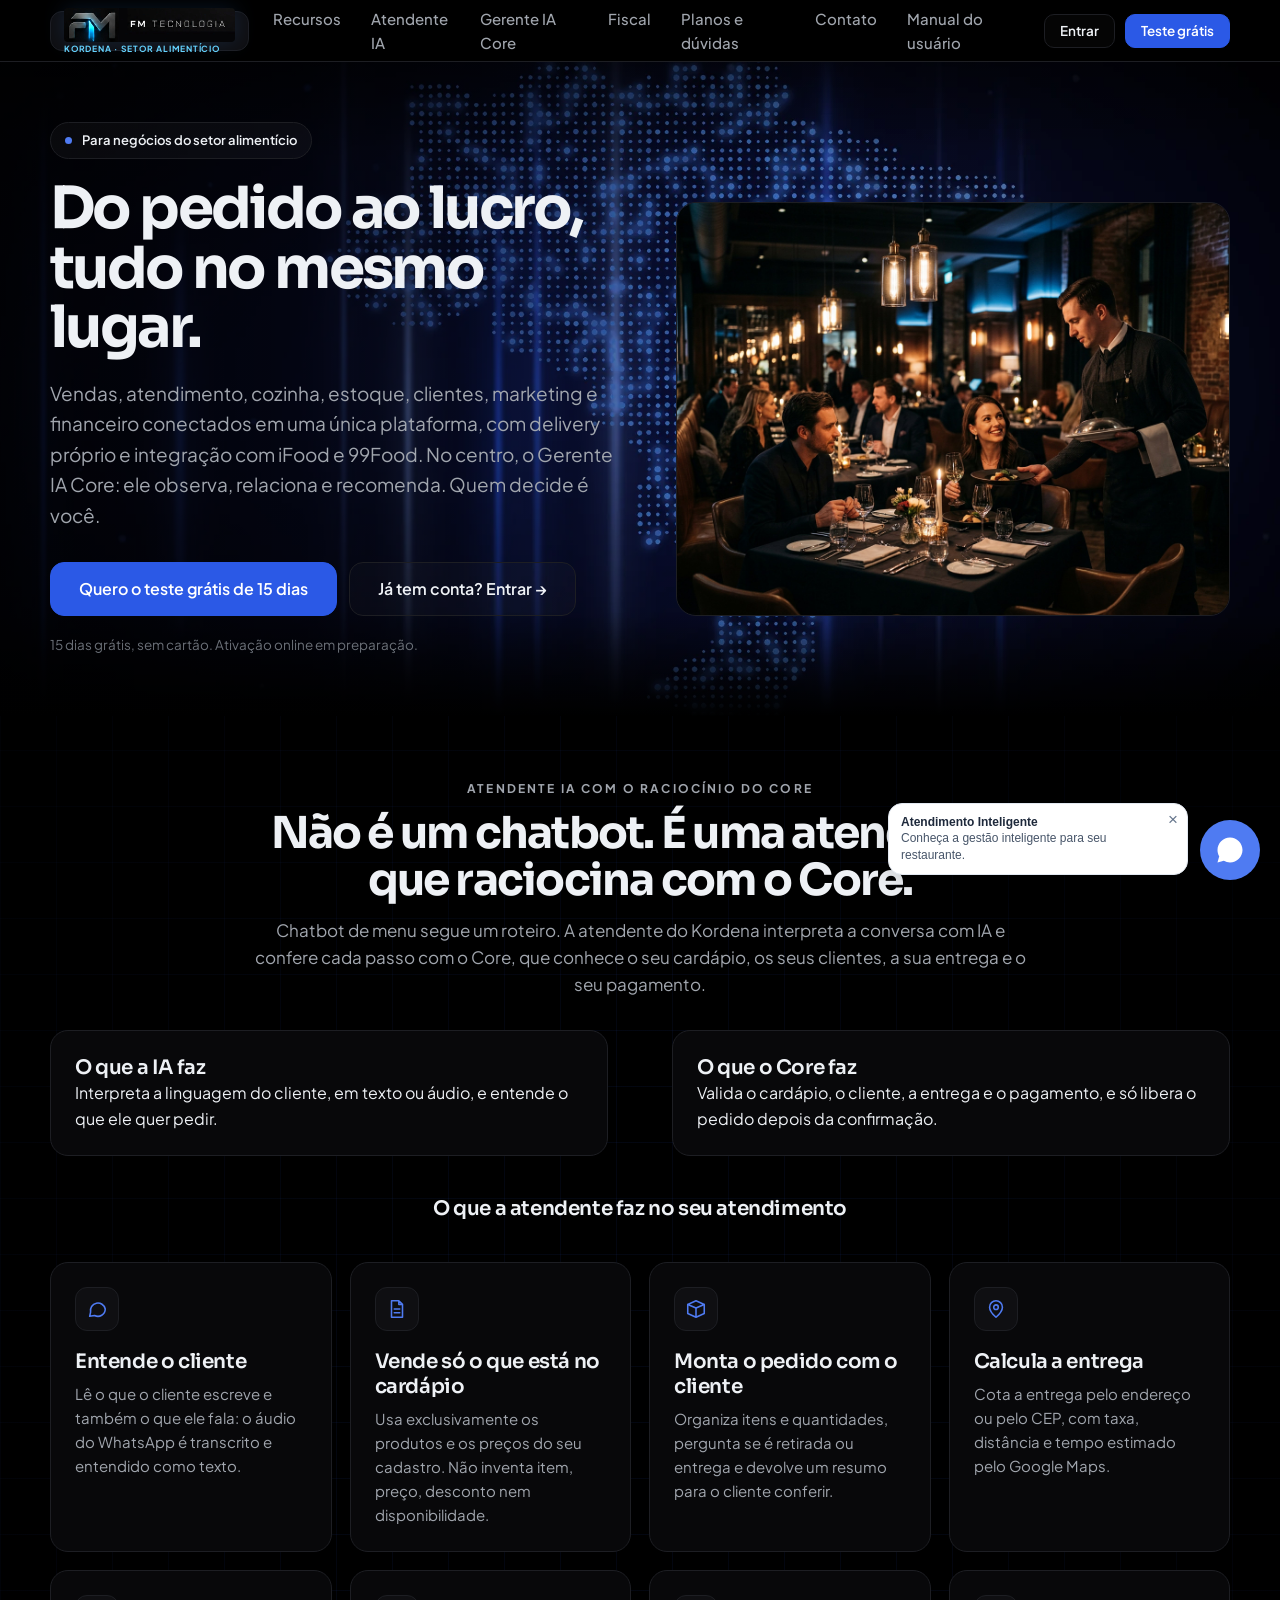
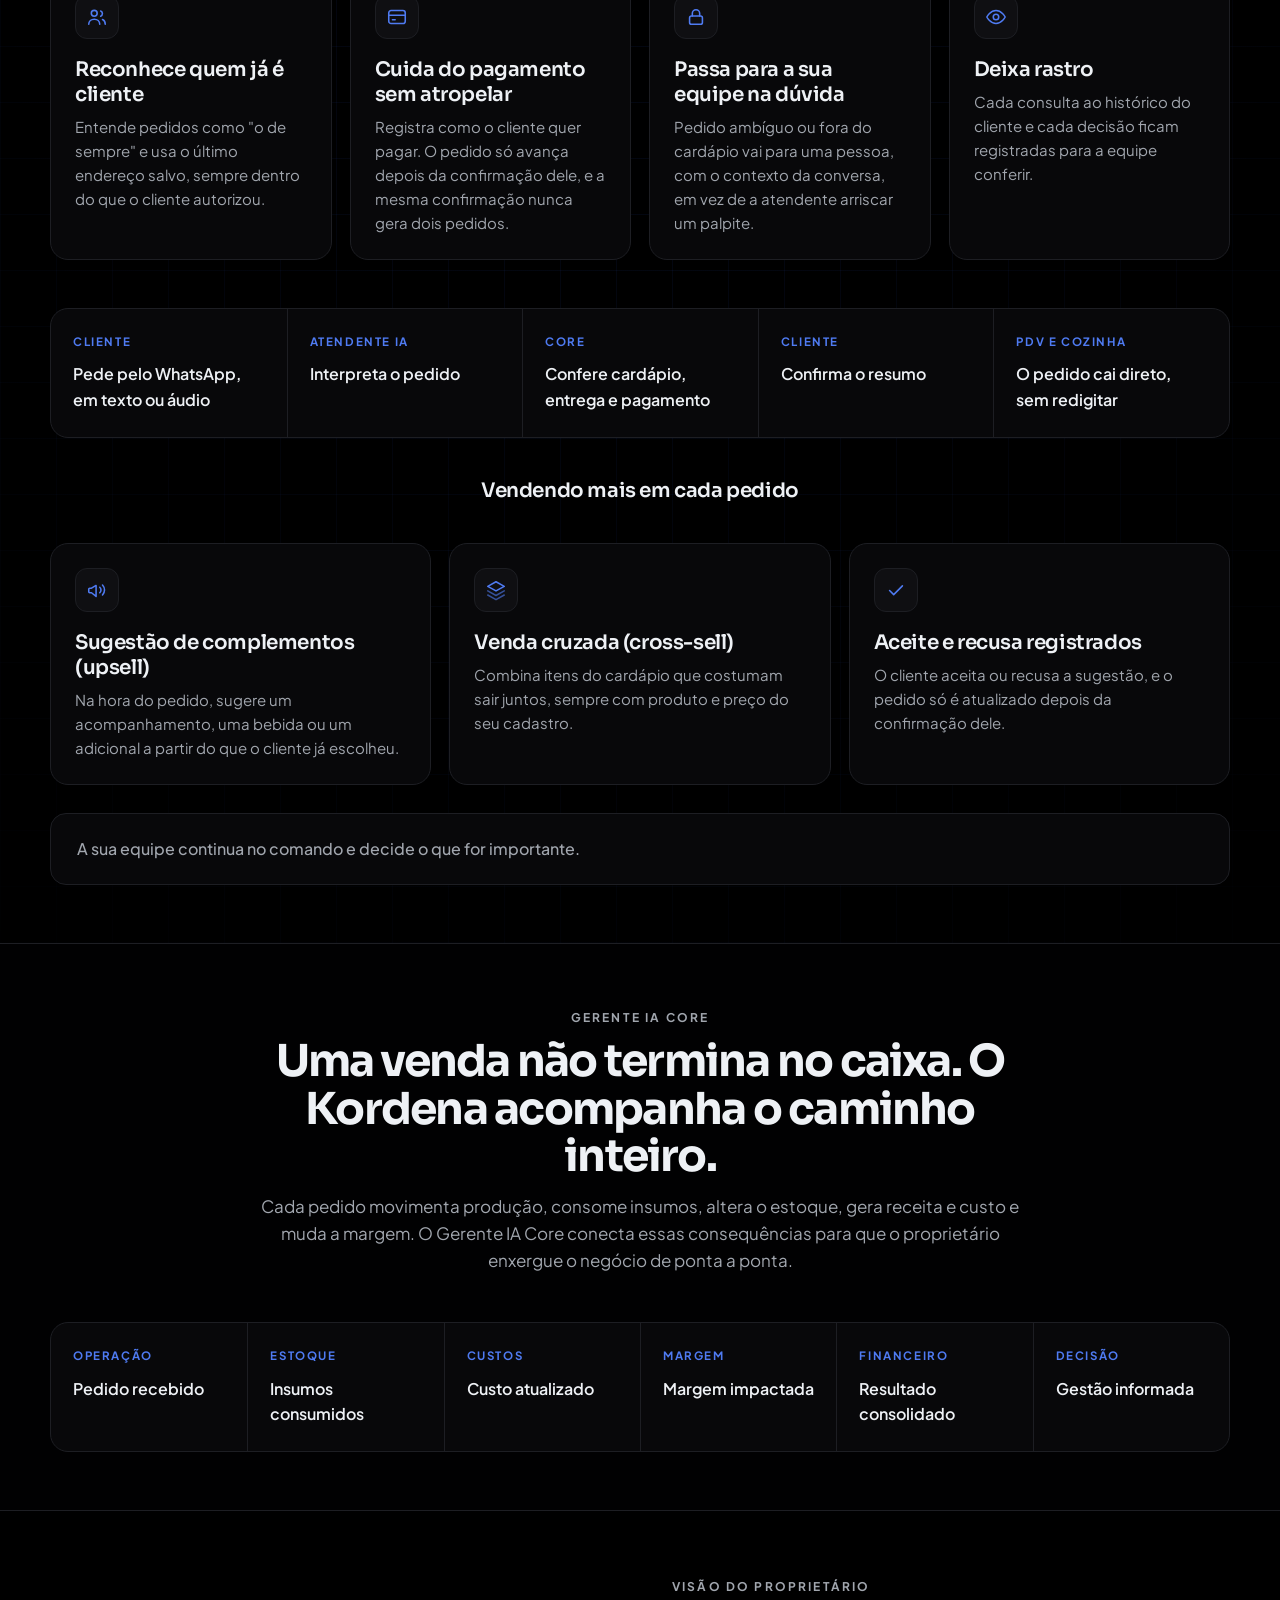
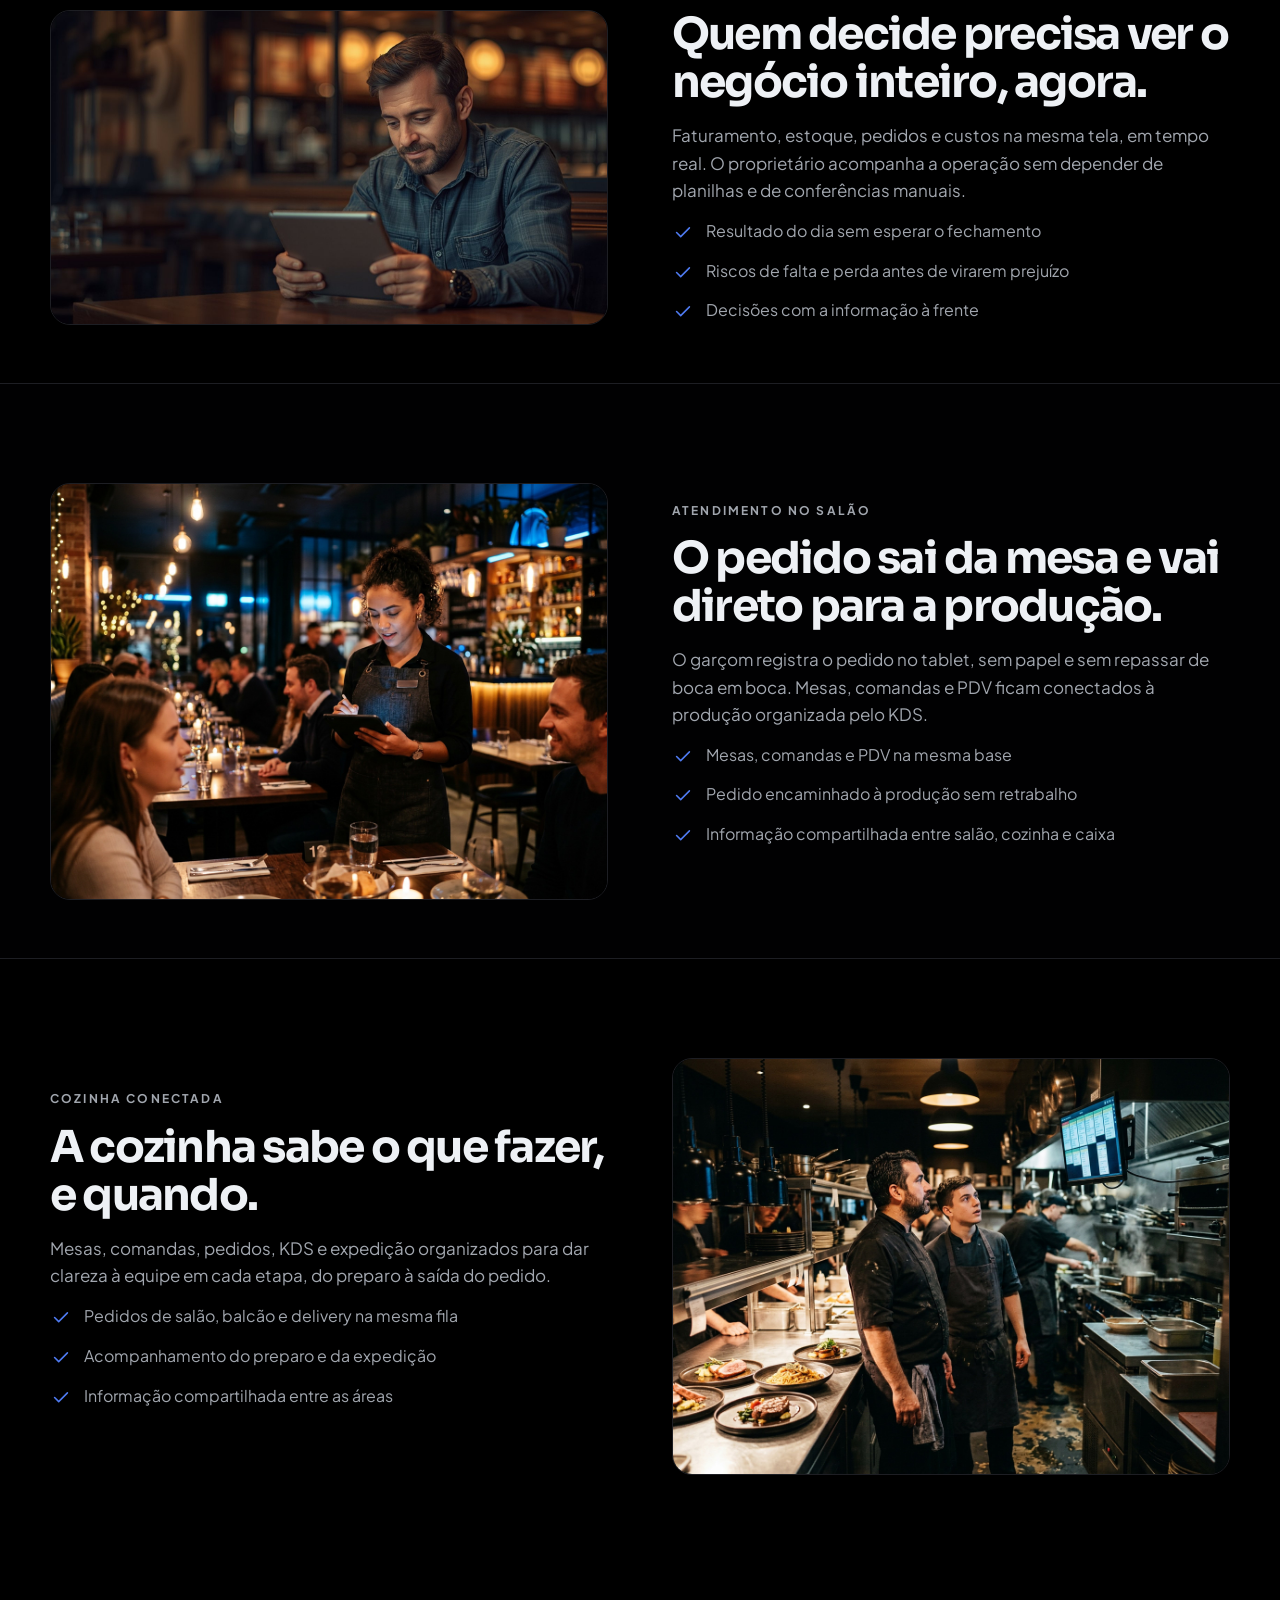
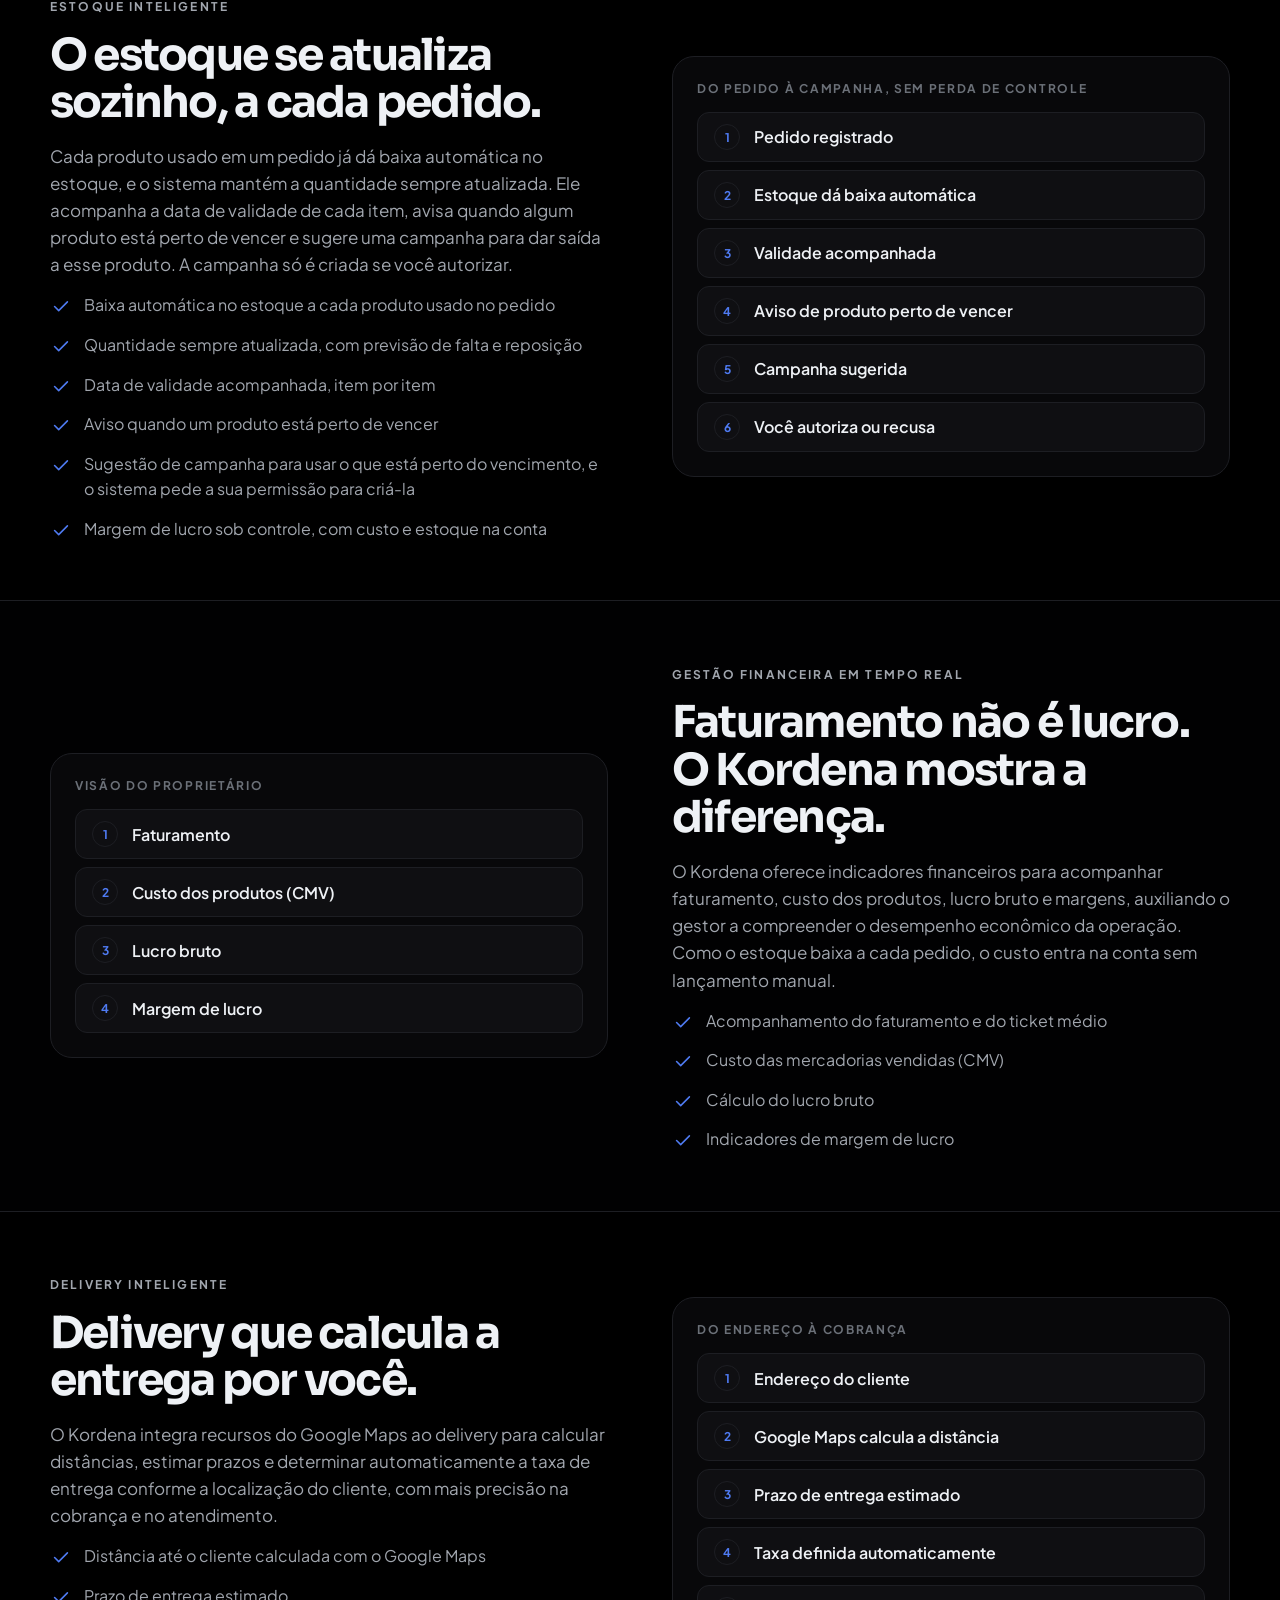
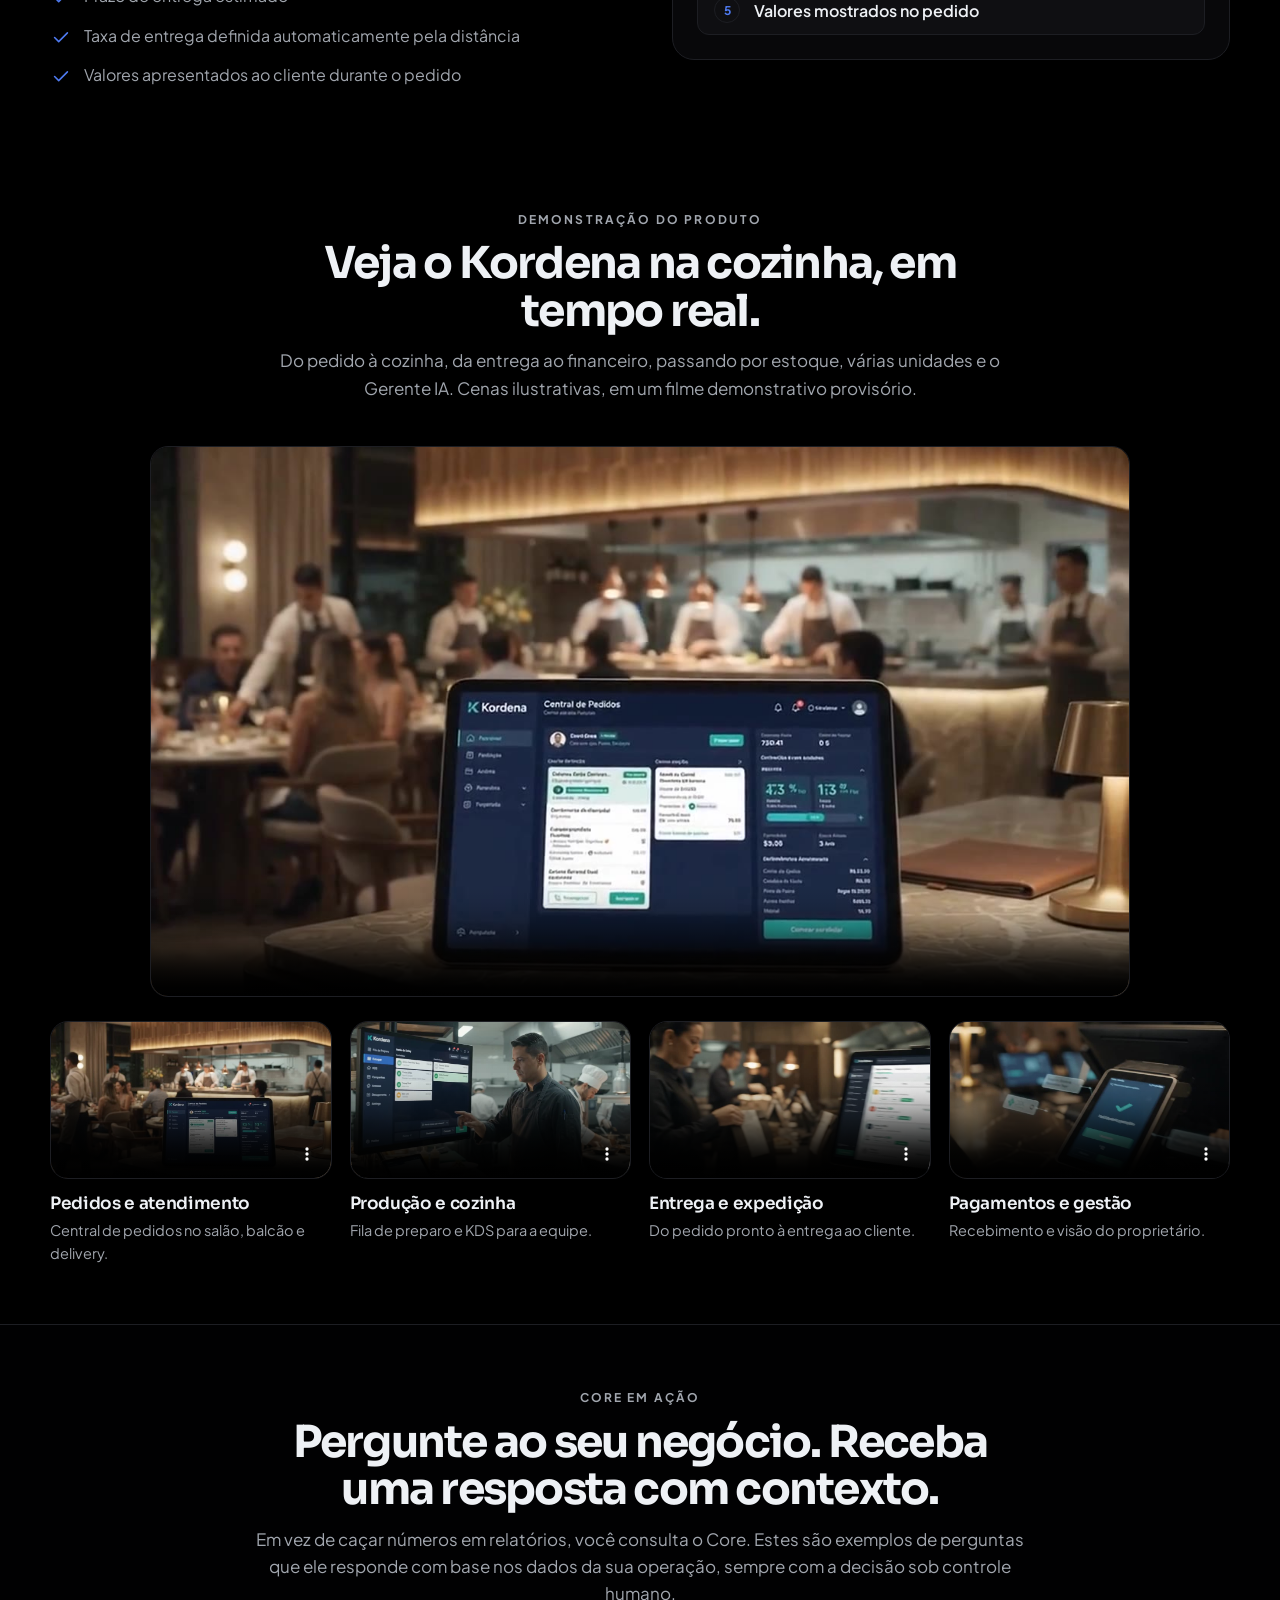
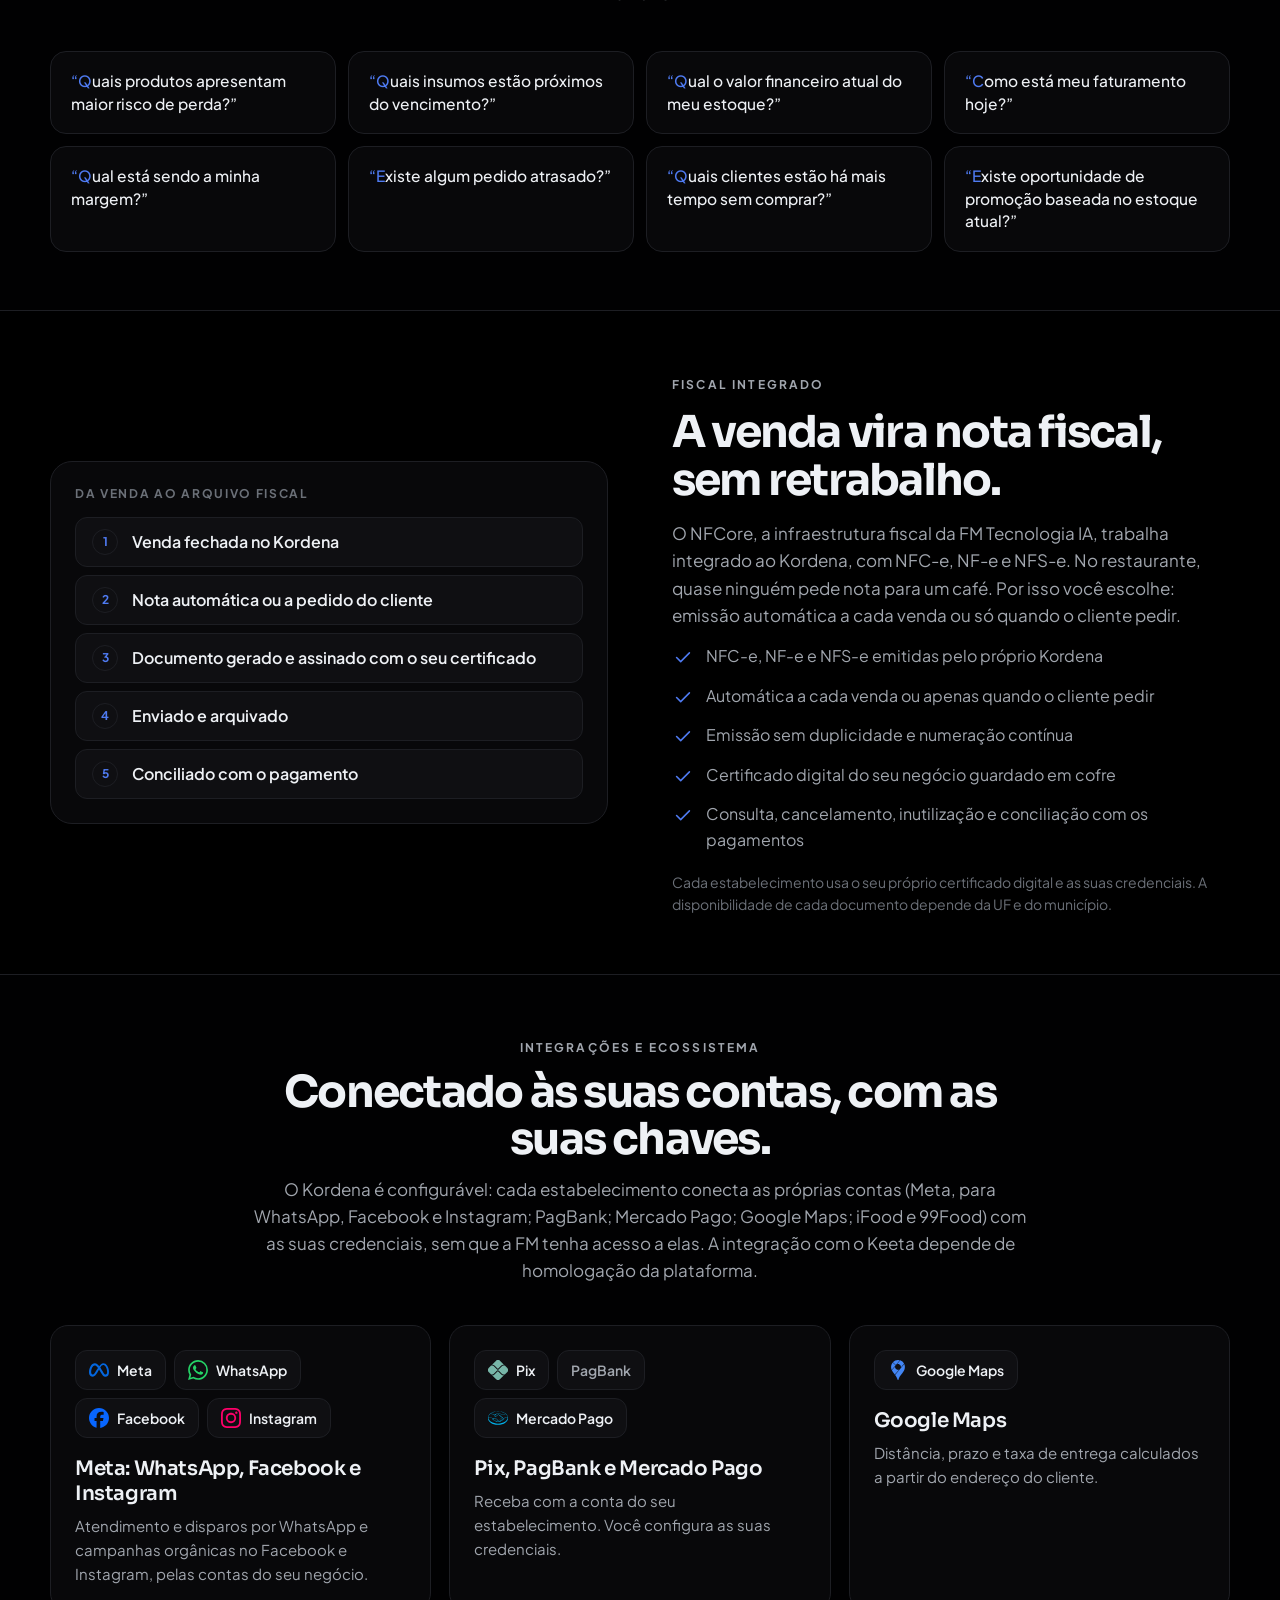
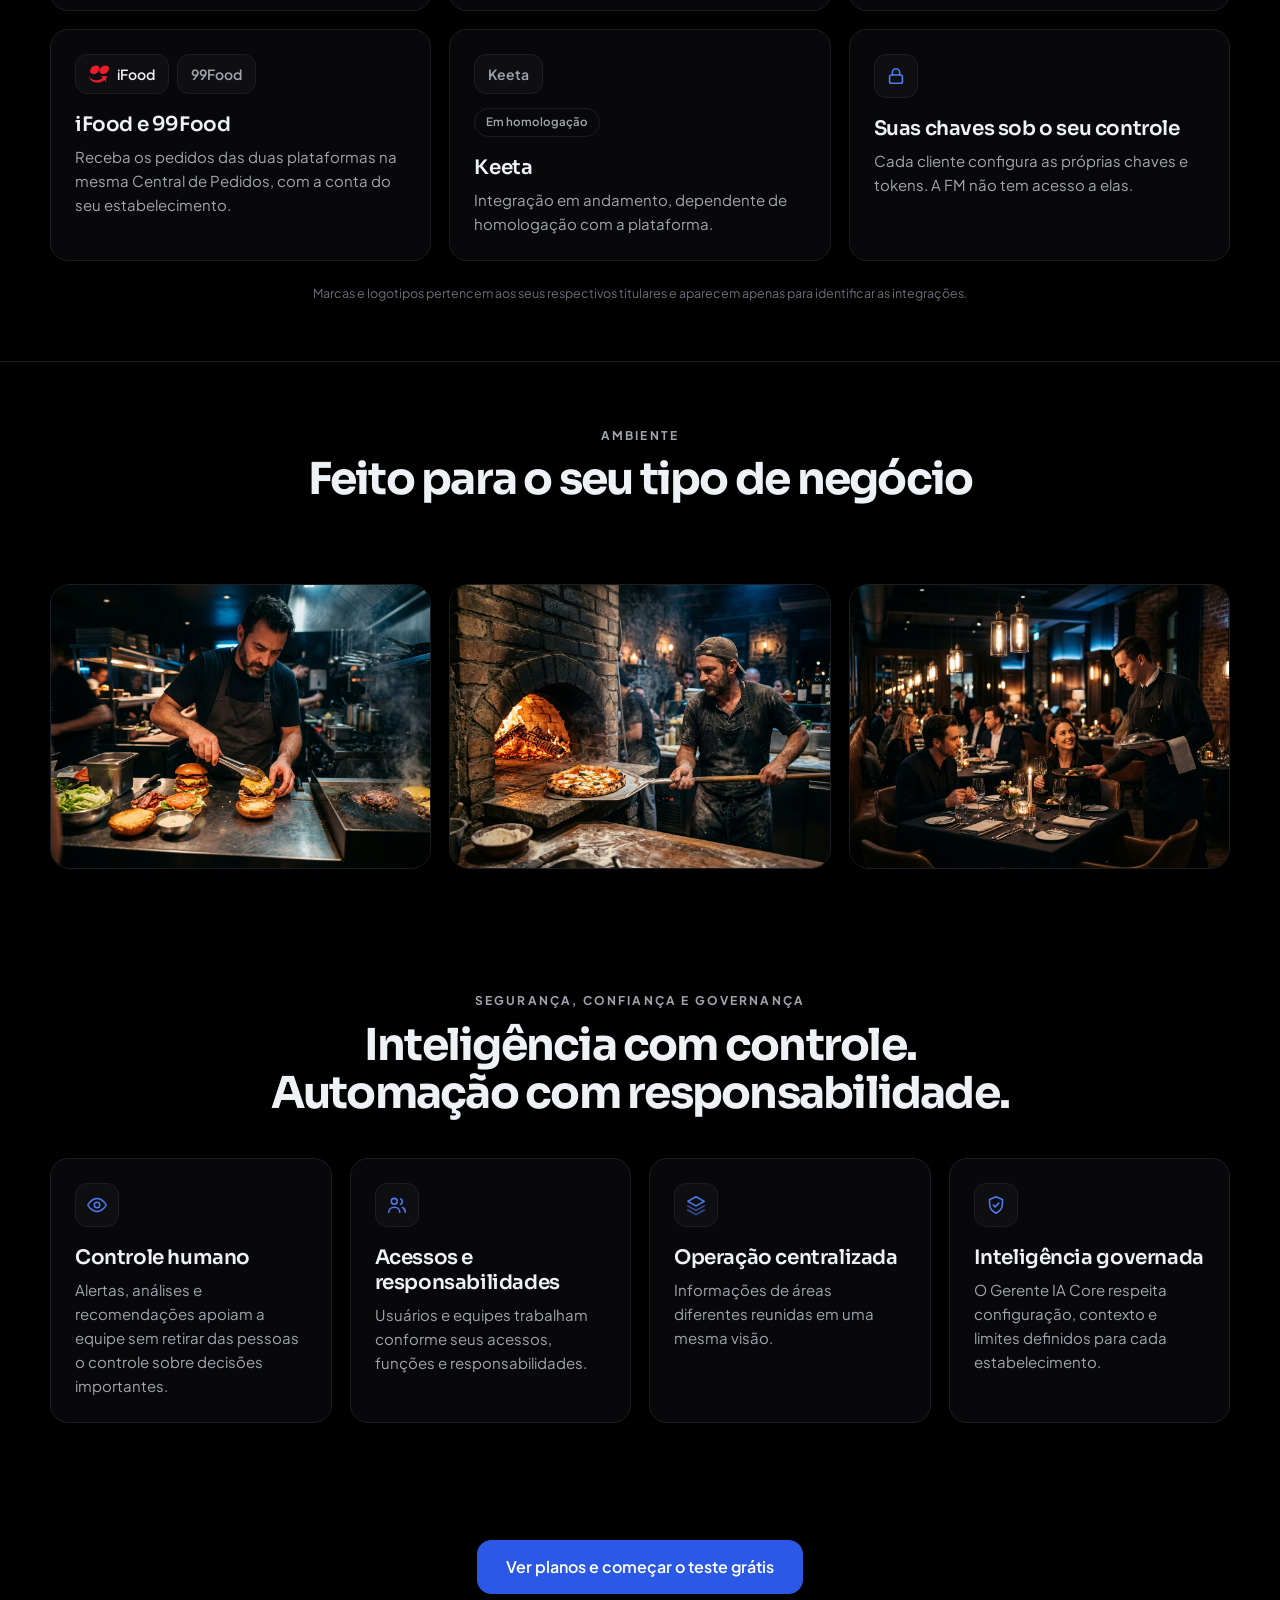
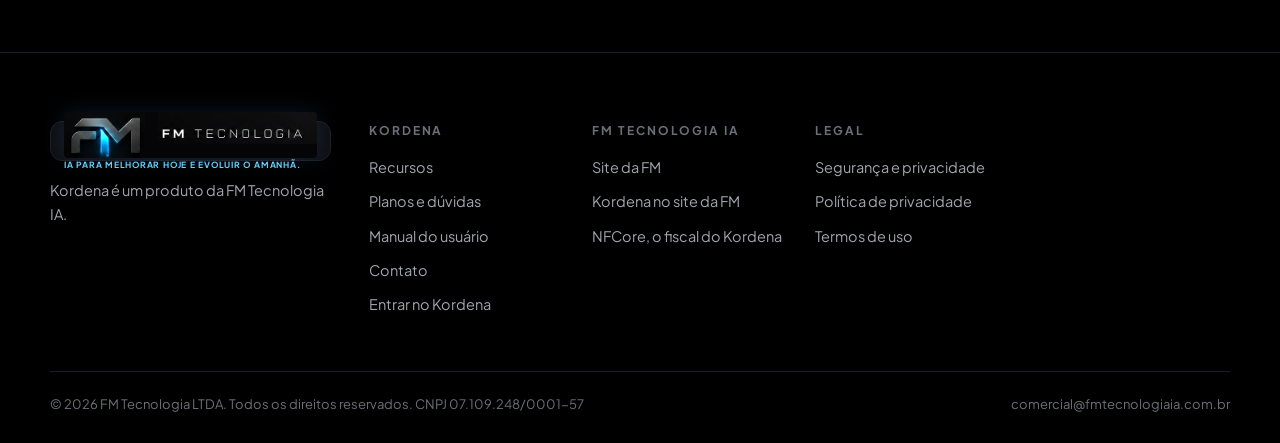
<file: index.html>
<!doctype html><html lang="pt-BR" data-p="kordena"><head><meta charset="utf-8"><meta name="viewport" content="width=device-width,initial-scale=1"><title>Kordena — gestão inteligente de ponta a ponta para o setor alimentício</title><meta name="description" content="Kordena conecta pedidos, cozinha, estoque, delivery, marketing, fiscal e financeiro em uma plataforma coordenada pelo Gerente IA Core, para restaurantes, pizzarias, padarias e outros negócios de alimentação."><meta property="og:title" content="Kordena — gestão inteligente de ponta a ponta para o setor alimentício"><meta property="og:description" content="Kordena conecta pedidos, cozinha, estoque, delivery, marketing, fiscal e financeiro em uma plataforma coordenada pelo Gerente IA Core, para restaurantes, pizzarias, padarias e outros negócios de alimentação."><meta property="og:type" content="website"><meta name="twitter:card" content="summary_large_image"><link rel="icon" type="image/png" href="assets/brand/fm/favicon.png">
<link rel="preconnect" href="https://fonts.googleapis.com"><link rel="preconnect" href="https://fonts.gstatic.com" crossorigin><link href="https://fonts.googleapis.com/css2?family=Plus+Jakarta+Sans:wght@400;500;600;700&family=Sora:wght@500;600;700;800&display=swap" rel="stylesheet"><link rel="stylesheet" href="assets/site.css?v=7cc5dd1b"></head><body>
<a class="skip" href="#conteudo">Pular para o conteúdo</a><header class="nav"><div class="wrap"><a class="brand" href="index.html"><span class="wm"><img src="assets/brand/fm/logo-fm.webp" width="626" height="114" alt="FM Tecnologia IA"><small>Kordena · Setor alimentício</small></span></a>
<nav class="menu" id="menu" aria-label="Principal"><a href="recursos.html" class="">Recursos</a><a href="index.html#atendente" class="">Atendente IA</a><a href="index.html#core" class="">Gerente IA Core</a><a href="index.html#fiscal" class="">Fiscal</a><a href="planos.html" class="">Planos e dúvidas</a><a href="contato.html" class="">Contato</a><a href="manual.html" class="">Manual do usuário</a></nav>
<div class="nr"><a class="btn sm" href="https://app.kordenaia.com.br">Entrar</a><a class="btn sm k" href="planos.html">Teste grátis</a><button class="burger" id="burger" aria-label="Menu">☰</button></div>
</div>
</header>
<main id="conteudo"><section class="phero"><div class="wrap"><div class="pg"><div><span class="eb"><i></i>Para negócios do setor alimentício</span><h1>Do pedido ao lucro, tudo no mesmo lugar.</h1>
<p class="lead">Vendas, atendimento, cozinha, estoque, clientes, marketing e financeiro conectados em uma única plataforma, com delivery próprio e integração com iFood e 99Food. No centro, o Gerente IA Core: ele observa, relaciona e recomenda. Quem decide é você.</p>
<div class="b"><a class="btn p l" href="planos.html">Quero o teste grátis de 15 dias</a><a class="btn l" href="https://app.kordenaia.com.br">Já tem conta? Entrar →</a></div>
<p class="note">15 dias grátis, sem cartão. Ativação online em preparação.</p>
</div>
<div class="vis"><figure class="dg"><img src="assets/img/kordena/restaurante.jpg" alt="Salão de restaurante com atendimento de mesa"></figure>
</div>
</div>
</div>
</section>
<section class="sec " id="atendente"><div class="wrap"><div class="sh center"><span class="kick">Atendente IA com o raciocínio do Core</span><h2>Não é um chatbot. É uma atendente que raciocina com o Core.</h2>
<p class="sub">Chatbot de menu segue um roteiro. A atendente do Kordena interpreta a conversa com IA e confere cada passo com o Core, que conhece o seu cardápio, os seus clientes, a sua entrega e o seu pagamento.</p>
</div>
<div class="split" style="margin-top:32px"><div class="card"><h3>O que a IA faz</h3>
<p>Interpreta a linguagem do cliente, em texto ou áudio, e entende o que ele quer pedir.</p>
</div>
<div class="card"><h3>O que o Core faz</h3>
<p>Valida o cardápio, o cliente, a entrega e o pagamento, e só libera o pedido depois da confirmação.</p>
</div>
</div>
<h3 class="center" style="margin:40px 0 18px">O que a atendente faz no seu atendimento</h3>
<div class="grid g4"><div class="card"><div class="ic"><svg class="i" viewBox="0 0 24 24" aria-hidden="true"><path d="M21 12a8 8 0 0 1-11.6 7.1L4 20l1-4.6A8 8 0 1 1 21 12Z"/></svg></div>
<h3>Entende o cliente</h3>
<p>Lê o que o cliente escreve e também o que ele fala: o áudio do WhatsApp é transcrito e entendido como texto.</p>
</div>
<div class="card"><div class="ic"><svg class="i" viewBox="0 0 24 24" aria-hidden="true"><path d="M6 3h8l4 4v14H6zM14 3v4h4M9 12h6M9 16h6"/></svg></div>
<h3>Vende só o que está no cardápio</h3>
<p>Usa exclusivamente os produtos e os preços do seu cadastro. Não inventa item, preço, desconto nem disponibilidade.</p>
</div>
<div class="card"><div class="ic"><svg class="i" viewBox="0 0 24 24" aria-hidden="true"><path d="m3 7 9-4 9 4-9 4-9-4Z"/><path d="M3 7v10l9 4 9-4V7M12 11v10"/></svg></div>
<h3>Monta o pedido com o cliente</h3>
<p>Organiza itens e quantidades, pergunta se é retirada ou entrega e devolve um resumo para o cliente conferir.</p>
</div>
<div class="card"><div class="ic"><svg class="i" viewBox="0 0 24 24" aria-hidden="true"><path d="M12 21s7-6.2 7-11a7 7 0 0 0-14 0c0 4.8 7 11 7 11Z"/><circle cx="12" cy="10" r="2.5"/></svg></div>
<h3>Calcula a entrega</h3>
<p>Cota a entrega pelo endereço ou pelo CEP, com taxa, distância e tempo estimado pelo Google Maps.</p>
</div>
<div class="card"><div class="ic"><svg class="i" viewBox="0 0 24 24" aria-hidden="true"><circle cx="9" cy="8" r="3.2"/><path d="M3 20c0-3.3 2.7-5.5 6-5.5s6 2.2 6 5.5M16 5.5a3 3 0 0 1 0 5.6M18 14.8c1.8.6 3 2.3 3 5.2"/></svg></div>
<h3>Reconhece quem já é cliente</h3>
<p>Entende pedidos como &quot;o de sempre&quot; e usa o último endereço salvo, sempre dentro do que o cliente autorizou.</p>
</div>
<div class="card"><div class="ic"><svg class="i" viewBox="0 0 24 24" aria-hidden="true"><rect x="3" y="5" width="18" height="14" rx="2.5"/><path d="M3 10h18M7 15h3"/></svg></div>
<h3>Cuida do pagamento sem atropelar</h3>
<p>Registra como o cliente quer pagar. O pedido só avança depois da confirmação dele, e a mesma confirmação nunca gera dois pedidos.</p>
</div>
<div class="card"><div class="ic"><svg class="i" viewBox="0 0 24 24" aria-hidden="true"><rect x="5" y="11" width="14" height="9" rx="2"/><path d="M8 11V8a4 4 0 0 1 8 0v3"/></svg></div>
<h3>Passa para a sua equipe na dúvida</h3>
<p>Pedido ambíguo ou fora do cardápio vai para uma pessoa, com o contexto da conversa, em vez de a atendente arriscar um palpite.</p>
</div>
<div class="card"><div class="ic"><svg class="i" viewBox="0 0 24 24" aria-hidden="true"><path d="M2 12s3.6-7 10-7 10 7 10 7-3.6 7-10 7S2 12 2 12Z"/><circle cx="12" cy="12" r="3"/></svg></div>
<h3>Deixa rastro</h3>
<p>Cada consulta ao histórico do cliente e cada decisão ficam registradas para a equipe conferir.</p>
</div>
</div>
<div class="flow"><div><b>CLIENTE</b><span>Pede pelo WhatsApp, em texto ou áudio</span></div>
<div><b>ATENDENTE IA</b><span>Interpreta o pedido</span></div>
<div><b>CORE</b><span>Confere cardápio, entrega e pagamento</span></div>
<div><b>CLIENTE</b><span>Confirma o resumo</span></div>
<div><b>PDV E COZINHA</b><span>O pedido cai direto, sem redigitar</span></div>
</div>
<h3 class="center" style="margin:40px 0 18px">Vendendo mais em cada pedido</h3>
<div class="grid g3"><div class="card"><div class="ic"><svg class="i" viewBox="0 0 24 24" aria-hidden="true"><path d="M3 11v3a1 1 0 0 0 1 1h2l5 4V7L6 10H4a1 1 0 0 0-1 1ZM15 9a4 4 0 0 1 0 6M18 6.5a8 8 0 0 1 0 11"/></svg></div>
<h3>Sugestão de complementos (upsell)</h3>
<p>Na hora do pedido, sugere um acompanhamento, uma bebida ou um adicional a partir do que o cliente já escolheu.</p>
</div>
<div class="card"><div class="ic"><svg class="i" viewBox="0 0 24 24" aria-hidden="true"><path d="m12 3 9 5-9 5-9-5 9-5Z"/><path d="m3 13 9 5 9-5M3 17.5l9 5 9-5" opacity=".6"/></svg></div>
<h3>Venda cruzada (cross-sell)</h3>
<p>Combina itens do cardápio que costumam sair juntos, sempre com produto e preço do seu cadastro.</p>
</div>
<div class="card"><div class="ic"><svg class="i" viewBox="0 0 24 24" aria-hidden="true"><path d="m5 12.5 4.5 4.5L19 7.5"/></svg></div>
<h3>Aceite e recusa registrados</h3>
<p>O cliente aceita ou recusa a sugestão, e o pedido só é atualizado depois da confirmação dele.</p>
</div>
</div>
<div class="notice" style="margin-top:28px">A sua equipe continua no comando e decide o que for importante.</div>
</div>
</section>
<section class="sec soft" id="core"><div class="wrap"><div class="sh center"><span class="kick">Gerente IA Core</span><h2>Uma venda não termina no caixa. O Kordena acompanha o caminho inteiro.</h2>
<p class="sub">Cada pedido movimenta produção, consome insumos, altera o estoque, gera receita e custo e muda a margem. O Gerente IA Core conecta essas consequências para que o proprietário enxergue o negócio de ponta a ponta.</p>
</div>
<div class="flow"><div><b>OPERAÇÃO</b><span>Pedido recebido</span></div>
<div><b>ESTOQUE</b><span>Insumos consumidos</span></div>
<div><b>CUSTOS</b><span>Custo atualizado</span></div>
<div><b>MARGEM</b><span>Margem impactada</span></div>
<div><b>FINANCEIRO</b><span>Resultado consolidado</span></div>
<div><b>DECISÃO</b><span>Gestão informada</span></div>
</div>
</div>
</section>
<section class="sec " id="visao"><div class="wrap"><div class="split flip"><div><span class="kick">Visão do proprietário</span><h2 style="margin:14px 0 16px">Quem decide precisa ver o negócio inteiro, agora.</h2>
<p class="sub">Faturamento, estoque, pedidos e custos na mesma tela, em tempo real. O proprietário acompanha a operação sem depender de planilhas e de conferências manuais.</p>
<ul><li><svg class="i" viewBox="0 0 24 24" aria-hidden="true"><path d="m5 12.5 4.5 4.5L19 7.5"/></svg><span>Resultado do dia sem esperar o fechamento</span></li>
<li><svg class="i" viewBox="0 0 24 24" aria-hidden="true"><path d="m5 12.5 4.5 4.5L19 7.5"/></svg><span>Riscos de falta e perda antes de virarem prejuízo</span></li>
<li><svg class="i" viewBox="0 0 24 24" aria-hidden="true"><path d="m5 12.5 4.5 4.5L19 7.5"/></svg><span>Decisões com a informação à frente</span></li>
</ul>
</div>
<figure class="dg tall"><img src="assets/img/kordena/gestor.jpg" alt="Proprietário de restaurante acompanhando o negócio em tempo real em uma tela" loading="lazy" style="object-position:72% 50%"></figure>
</div>
</div>
</section>
<section class="sec soft" id="salao"><div class="wrap"><div class="split flip"><div><span class="kick">Atendimento no salão</span><h2 style="margin:14px 0 16px">O pedido sai da mesa e vai direto para a produção.</h2>
<p class="sub">O garçom registra o pedido no tablet, sem papel e sem repassar de boca em boca. Mesas, comandas e PDV ficam conectados à produção organizada pelo KDS.</p>
<ul><li><svg class="i" viewBox="0 0 24 24" aria-hidden="true"><path d="m5 12.5 4.5 4.5L19 7.5"/></svg><span>Mesas, comandas e PDV na mesma base</span></li>
<li><svg class="i" viewBox="0 0 24 24" aria-hidden="true"><path d="m5 12.5 4.5 4.5L19 7.5"/></svg><span>Pedido encaminhado à produção sem retrabalho</span></li>
<li><svg class="i" viewBox="0 0 24 24" aria-hidden="true"><path d="m5 12.5 4.5 4.5L19 7.5"/></svg><span>Informação compartilhada entre salão, cozinha e caixa</span></li>
</ul>
</div>
<figure class="dg tall"><img src="assets/img/kordena/garcom.jpg" alt="Garçonete registrando o pedido da mesa em um tablet" loading="lazy" style="object-position:62% 50%"></figure>
</div>
</div>
</section>
<section class="sec " id="cozinha"><div class="wrap"><div class="split "><div><span class="kick">Cozinha conectada</span><h2 style="margin:14px 0 16px">A cozinha sabe o que fazer, e quando.</h2>
<p class="sub">Mesas, comandas, pedidos, KDS e expedição organizados para dar clareza à equipe em cada etapa, do preparo à saída do pedido.</p>
<ul><li><svg class="i" viewBox="0 0 24 24" aria-hidden="true"><path d="m5 12.5 4.5 4.5L19 7.5"/></svg><span>Pedidos de salão, balcão e delivery na mesma fila</span></li>
<li><svg class="i" viewBox="0 0 24 24" aria-hidden="true"><path d="m5 12.5 4.5 4.5L19 7.5"/></svg><span>Acompanhamento do preparo e da expedição</span></li>
<li><svg class="i" viewBox="0 0 24 24" aria-hidden="true"><path d="m5 12.5 4.5 4.5L19 7.5"/></svg><span>Informação compartilhada entre as áreas</span></li>
</ul>
</div>
<figure class="dg tall"><img src="assets/img/kordena/cozinha.jpg" alt="Responsável acompanhando a produção no sistema, no balcão da cozinha" loading="lazy"></figure>
</div>
</div>
</section>
<section class="sec " id="estoque"><div class="wrap"><div class="split "><div><span class="kick">Estoque inteligente</span><h2 style="margin:14px 0 16px">O estoque se atualiza sozinho, a cada pedido.</h2>
<p class="sub">Cada produto usado em um pedido já dá baixa automática no estoque, e o sistema mantém a quantidade sempre atualizada. Ele acompanha a data de validade de cada item, avisa quando algum produto está perto de vencer e sugere uma campanha para dar saída a esse produto. A campanha só é criada se você autorizar.</p>
<ul><li><svg class="i" viewBox="0 0 24 24" aria-hidden="true"><path d="m5 12.5 4.5 4.5L19 7.5"/></svg><span>Baixa automática no estoque a cada produto usado no pedido</span></li>
<li><svg class="i" viewBox="0 0 24 24" aria-hidden="true"><path d="m5 12.5 4.5 4.5L19 7.5"/></svg><span>Quantidade sempre atualizada, com previsão de falta e reposição</span></li>
<li><svg class="i" viewBox="0 0 24 24" aria-hidden="true"><path d="m5 12.5 4.5 4.5L19 7.5"/></svg><span>Data de validade acompanhada, item por item</span></li>
<li><svg class="i" viewBox="0 0 24 24" aria-hidden="true"><path d="m5 12.5 4.5 4.5L19 7.5"/></svg><span>Aviso quando um produto está perto de vencer</span></li>
<li><svg class="i" viewBox="0 0 24 24" aria-hidden="true"><path d="m5 12.5 4.5 4.5L19 7.5"/></svg><span>Sugestão de campanha para usar o que está perto do vencimento, e o sistema pede a sua permissão para criá-la</span></li>
<li><svg class="i" viewBox="0 0 24 24" aria-hidden="true"><path d="m5 12.5 4.5 4.5L19 7.5"/></svg><span>Margem de lucro sob controle, com custo e estoque na conta</span></li>
</ul>
</div>
<div class="panel"><h4>Do pedido à campanha, sem perda de controle</h4>
<div class="steps"><div><i>1</i>Pedido registrado</div>
<div><i>2</i>Estoque dá baixa automática</div>
<div><i>3</i>Validade acompanhada</div>
<div><i>4</i>Aviso de produto perto de vencer</div>
<div><i>5</i>Campanha sugerida</div>
<div><i>6</i>Você autoriza ou recusa</div>
</div>
</div>
</div>
</div>
</section>
<section class="sec soft" id="financeiro"><div class="wrap"><div class="split flip"><div><span class="kick">Gestão financeira em tempo real</span><h2 style="margin:14px 0 16px">Faturamento não é lucro. O Kordena mostra a diferença.</h2>
<p class="sub">O Kordena oferece indicadores financeiros para acompanhar faturamento, custo dos produtos, lucro bruto e margens, auxiliando o gestor a compreender o desempenho econômico da operação. Como o estoque baixa a cada pedido, o custo entra na conta sem lançamento manual.</p>
<ul><li><svg class="i" viewBox="0 0 24 24" aria-hidden="true"><path d="m5 12.5 4.5 4.5L19 7.5"/></svg><span>Acompanhamento do faturamento e do ticket médio</span></li>
<li><svg class="i" viewBox="0 0 24 24" aria-hidden="true"><path d="m5 12.5 4.5 4.5L19 7.5"/></svg><span>Custo das mercadorias vendidas (CMV)</span></li>
<li><svg class="i" viewBox="0 0 24 24" aria-hidden="true"><path d="m5 12.5 4.5 4.5L19 7.5"/></svg><span>Cálculo do lucro bruto</span></li>
<li><svg class="i" viewBox="0 0 24 24" aria-hidden="true"><path d="m5 12.5 4.5 4.5L19 7.5"/></svg><span>Indicadores de margem de lucro</span></li>
</ul>
</div>
<div class="panel"><h4>Visão do proprietário</h4>
<div class="steps"><div><i>1</i>Faturamento</div>
<div><i>2</i>Custo dos produtos (CMV)</div>
<div><i>3</i>Lucro bruto</div>
<div><i>4</i>Margem de lucro</div>
</div>
</div>
</div>
</div>
</section>
<section class="sec " id="delivery"><div class="wrap"><div class="split "><div><span class="kick">Delivery inteligente</span><h2 style="margin:14px 0 16px">Delivery que calcula a entrega por você.</h2>
<p class="sub">O Kordena integra recursos do Google Maps ao delivery para calcular distâncias, estimar prazos e determinar automaticamente a taxa de entrega conforme a localização do cliente, com mais precisão na cobrança e no atendimento.</p>
<ul><li><svg class="i" viewBox="0 0 24 24" aria-hidden="true"><path d="m5 12.5 4.5 4.5L19 7.5"/></svg><span>Distância até o cliente calculada com o Google Maps</span></li>
<li><svg class="i" viewBox="0 0 24 24" aria-hidden="true"><path d="m5 12.5 4.5 4.5L19 7.5"/></svg><span>Prazo de entrega estimado</span></li>
<li><svg class="i" viewBox="0 0 24 24" aria-hidden="true"><path d="m5 12.5 4.5 4.5L19 7.5"/></svg><span>Taxa de entrega definida automaticamente pela distância</span></li>
<li><svg class="i" viewBox="0 0 24 24" aria-hidden="true"><path d="m5 12.5 4.5 4.5L19 7.5"/></svg><span>Valores apresentados ao cliente durante o pedido</span></li>
</ul>
</div>
<div class="panel"><h4>Do endereço à cobrança</h4>
<div class="steps"><div><i>1</i>Endereço do cliente</div>
<div><i>2</i>Google Maps calcula a distância</div>
<div><i>3</i>Prazo de entrega estimado</div>
<div><i>4</i>Taxa definida automaticamente</div>
<div><i>5</i>Valores mostrados no pedido</div>
</div>
</div>
</div>
</div>
</section>
<section class="sec dark" id="demo"><div class="wrap"><div class="sh center"><span class="kick">Demonstração do produto</span><h2>Veja o Kordena na cozinha, em tempo real.</h2>
<p class="sub">Do pedido à cozinha, da entrega ao financeiro, passando por estoque, várias unidades e o Gerente IA. Cenas ilustrativas, em um filme demonstrativo provisório.</p>
</div>
<div style="margin-top:44px"><figure class="vid main"><video controls preload="none" playsinline poster="assets/video/kordena/demo.jpg" aria-label="Filme demonstrativo do Kordena: do pedido à gestão com o Gerente IA"><source src="assets/video/kordena/demo.mp4" type="video/mp4"></video></figure>
</div>
<div class="grid g4" style="margin-top:24px"><div class="clip"><figure class="vid "><video controls preload="none" playsinline poster="assets/video/kordena/pedidos.jpg" aria-label="Pedidos e atendimento"><source src="assets/video/kordena/pedidos.mp4" type="video/mp4"></video></figure>
<h3>Pedidos e atendimento</h3>
<p>Central de pedidos no salão, balcão e delivery.</p>
</div>
<div class="clip"><figure class="vid "><video controls preload="none" playsinline poster="assets/video/kordena/cozinha.jpg" aria-label="Produção e cozinha"><source src="assets/video/kordena/cozinha.mp4" type="video/mp4"></video></figure>
<h3>Produção e cozinha</h3>
<p>Fila de preparo e KDS para a equipe.</p>
</div>
<div class="clip"><figure class="vid "><video controls preload="none" playsinline poster="assets/video/kordena/entregas.jpg" aria-label="Entrega e expedição"><source src="assets/video/kordena/entregas.mp4" type="video/mp4"></video></figure>
<h3>Entrega e expedição</h3>
<p>Do pedido pronto à entrega ao cliente.</p>
</div>
<div class="clip"><figure class="vid "><video controls preload="none" playsinline poster="assets/video/kordena/pagamentos.jpg" aria-label="Pagamentos e gestão"><source src="assets/video/kordena/pagamentos.mp4" type="video/mp4"></video></figure>
<h3>Pagamentos e gestão</h3>
<p>Recebimento e visão do proprietário.</p>
</div>
</div>
</div>
</section>
<section class="sec soft" id="core-acao"><div class="wrap"><div class="sh center"><span class="kick">Core em ação</span><h2>Pergunte ao seu negócio. Receba uma resposta com contexto.</h2>
<p class="sub">Em vez de caçar números em relatórios, você consulta o Core. Estes são exemplos de perguntas que ele responde com base nos dados da sua operação, sempre com a decisão sob controle humano.</p>
</div>
<div class="qs"><div>“Quais produtos apresentam maior risco de perda?”</div>
<div>“Quais insumos estão próximos do vencimento?”</div>
<div>“Qual o valor financeiro atual do meu estoque?”</div>
<div>“Como está meu faturamento hoje?”</div>
<div>“Qual está sendo a minha margem?”</div>
<div>“Existe algum pedido atrasado?”</div>
<div>“Quais clientes estão há mais tempo sem comprar?”</div>
<div>“Existe oportunidade de promoção baseada no estoque atual?”</div>
</div>
</div>
</section>
<section class="sec " id="fiscal"><div class="wrap"><div class="split flip"><div><span class="kick">Fiscal integrado</span><h2 style="margin:14px 0 16px">A venda vira nota fiscal, sem retrabalho.</h2>
<p class="sub">O NFCore, a infraestrutura fiscal da FM Tecnologia IA, trabalha integrado ao Kordena, com NFC-e, NF-e e NFS-e. No restaurante, quase ninguém pede nota para um café. Por isso você escolhe: emissão automática a cada venda ou só quando o cliente pedir.</p>
<ul><li><svg class="i" viewBox="0 0 24 24" aria-hidden="true"><path d="m5 12.5 4.5 4.5L19 7.5"/></svg><span>NFC-e, NF-e e NFS-e emitidas pelo próprio Kordena</span></li>
<li><svg class="i" viewBox="0 0 24 24" aria-hidden="true"><path d="m5 12.5 4.5 4.5L19 7.5"/></svg><span>Automática a cada venda ou apenas quando o cliente pedir</span></li>
<li><svg class="i" viewBox="0 0 24 24" aria-hidden="true"><path d="m5 12.5 4.5 4.5L19 7.5"/></svg><span>Emissão sem duplicidade e numeração contínua</span></li>
<li><svg class="i" viewBox="0 0 24 24" aria-hidden="true"><path d="m5 12.5 4.5 4.5L19 7.5"/></svg><span>Certificado digital do seu negócio guardado em cofre</span></li>
<li><svg class="i" viewBox="0 0 24 24" aria-hidden="true"><path d="m5 12.5 4.5 4.5L19 7.5"/></svg><span>Consulta, cancelamento, inutilização e conciliação com os pagamentos</span></li>
</ul>
<p style="margin-top:18px;font-size:14px;color:var(--t3)">Cada estabelecimento usa o seu próprio certificado digital e as suas credenciais. A disponibilidade de cada documento depende da UF e do município.</p>
</div>
<div class="panel"><h4>Da venda ao arquivo fiscal</h4>
<div class="steps"><div><i>1</i>Venda fechada no Kordena</div>
<div><i>2</i>Nota automática ou a pedido do cliente</div>
<div><i>3</i>Documento gerado e assinado com o seu certificado</div>
<div><i>4</i>Enviado e arquivado</div>
<div><i>5</i>Conciliado com o pagamento</div>
</div>
</div>
</div>
</div>
</section>
<section class="sec soft" id="integracoes"><div class="wrap"><div class="sh center"><span class="kick">Integrações e ecossistema</span><h2>Conectado às suas contas, com as suas chaves.</h2>
<p class="sub">O Kordena é configurável: cada estabelecimento conecta as próprias contas (Meta, para WhatsApp, Facebook e Instagram; PagBank; Mercado Pago; Google Maps; iFood e 99Food) com as suas credenciais, sem que a FM tenha acesso a elas. A integração com o Keeta depende de homologação da plataforma.</p>
</div>
<div class="grid g3"><div class="card"><div class="brands"><span class="brand" style="--b:#0467DF"><svg viewBox="0 0 24 24" role="img" aria-label="Meta"><path d="M6.915 4.03c-1.968 0-3.683 1.28-4.871 3.113C.704 9.208 0 11.883 0 14.449c0 .706.07 1.369.21 1.973a6.624 6.624 0 0 0 .265.86 5.297 5.297 0 0 0 .371.761c.696 1.159 1.818 1.927 3.593 1.927 1.497 0 2.633-.671 3.965-2.444.76-1.012 1.144-1.626 2.663-4.32l.756-1.339.186-.325c.061.1.121.196.183.3l2.152 3.595c.724 1.21 1.665 2.556 2.47 3.314 1.046.987 1.992 1.22 3.06 1.22 1.075 0 1.876-.355 2.455-.843a3.743 3.743 0 0 0 .81-.973c.542-.939.861-2.127.861-3.745 0-2.72-.681-5.357-2.084-7.45-1.282-1.912-2.957-2.93-4.716-2.93-1.047 0-2.088.467-3.053 1.308-.652.57-1.257 1.29-1.82 2.05-.69-.875-1.335-1.547-1.958-2.056-1.182-.966-2.315-1.303-3.454-1.303zm10.16 2.053c1.147 0 2.188.758 2.992 1.999 1.132 1.748 1.647 4.195 1.647 6.4 0 1.548-.368 2.9-1.839 2.9-.58 0-1.027-.23-1.664-1.004-.496-.601-1.343-1.878-2.832-4.358l-.617-1.028a44.908 44.908 0 0 0-1.255-1.98c.07-.109.141-.224.211-.327 1.12-1.667 2.118-2.602 3.358-2.602zm-10.201.553c1.265 0 2.058.791 2.675 1.446.307.327.737.871 1.234 1.579l-1.02 1.566c-.757 1.163-1.882 3.017-2.837 4.338-1.191 1.649-1.81 1.817-2.486 1.817-.524 0-1.038-.237-1.383-.794-.263-.426-.464-1.13-.464-2.046 0-2.221.63-4.535 1.66-6.088.454-.687.964-1.226 1.533-1.533a2.264 2.264 0 0 1 1.088-.285z"/></svg><span>Meta</span></span><span class="brand" style="--b:#25D366"><svg viewBox="0 0 24 24" role="img" aria-label="WhatsApp"><path d="M17.472 14.382c-.297-.149-1.758-.867-2.03-.967-.273-.099-.471-.148-.67.15-.197.297-.767.966-.94 1.164-.173.199-.347.223-.644.075-.297-.15-1.255-.463-2.39-1.475-.883-.788-1.48-1.761-1.653-2.059-.173-.297-.018-.458.13-.606.134-.133.298-.347.446-.52.149-.174.198-.298.298-.497.099-.198.05-.371-.025-.52-.075-.149-.669-1.612-.916-2.207-.242-.579-.487-.5-.669-.51-.173-.008-.371-.01-.57-.01-.198 0-.52.074-.792.372-.272.297-1.04 1.016-1.04 2.479 0 1.462 1.065 2.875 1.213 3.074.149.198 2.096 3.2 5.077 4.487.709.306 1.262.489 1.694.625.712.227 1.36.195 1.871.118.571-.085 1.758-.719 2.006-1.413.248-.694.248-1.289.173-1.413-.074-.124-.272-.198-.57-.347m-5.421 7.403h-.004a9.87 9.87 0 01-5.031-1.378l-.361-.214-3.741.982.998-3.648-.235-.374a9.86 9.86 0 01-1.51-5.26c.001-5.45 4.436-9.884 9.888-9.884 2.64 0 5.122 1.03 6.988 2.898a9.825 9.825 0 012.893 6.994c-.003 5.45-4.437 9.884-9.885 9.884m8.413-18.297A11.815 11.815 0 0012.05 0C5.495 0 .16 5.335.157 11.892c0 2.096.547 4.142 1.588 5.945L.057 24l6.305-1.654a11.882 11.882 0 005.683 1.448h.005c6.554 0 11.89-5.335 11.893-11.893a11.821 11.821 0 00-3.48-8.413Z"/></svg><span>WhatsApp</span></span><span class="brand" style="--b:#0866FF"><svg viewBox="0 0 24 24" role="img" aria-label="Facebook"><path d="M9.101 23.691v-7.98H6.627v-3.667h2.474v-1.58c0-4.085 1.848-5.978 5.858-5.978.401 0 .955.042 1.468.103a8.68 8.68 0 0 1 1.141.195v3.325a8.623 8.623 0 0 0-.653-.036 26.805 26.805 0 0 0-.733-.009c-.707 0-1.259.096-1.675.309a1.686 1.686 0 0 0-.679.622c-.258.42-.374.995-.374 1.752v1.297h3.919l-.386 2.103-.287 1.564h-3.246v8.245C19.396 23.238 24 18.179 24 12.044c0-6.627-5.373-12-12-12s-12 5.373-12 12c0 5.628 3.874 10.35 9.101 11.647Z"/></svg><span>Facebook</span></span><span class="brand" style="--b:#FF0069"><svg viewBox="0 0 24 24" role="img" aria-label="Instagram"><path d="M7.0301.084c-1.2768.0602-2.1487.264-2.911.5634-.7888.3075-1.4575.72-2.1228 1.3877-.6652.6677-1.075 1.3368-1.3802 2.127-.2954.7638-.4956 1.6365-.552 2.914-.0564 1.2775-.0689 1.6882-.0626 4.947.0062 3.2586.0206 3.6671.0825 4.9473.061 1.2765.264 2.1482.5635 2.9107.308.7889.72 1.4573 1.388 2.1228.6679.6655 1.3365 1.0743 2.1285 1.38.7632.295 1.6361.4961 2.9134.552 1.2773.056 1.6884.069 4.9462.0627 3.2578-.0062 3.668-.0207 4.9478-.0814 1.28-.0607 2.147-.2652 2.9098-.5633.7889-.3086 1.4578-.72 2.1228-1.3881.665-.6682 1.0745-1.3378 1.3795-2.1284.2957-.7632.4966-1.636.552-2.9124.056-1.2809.0692-1.6898.063-4.948-.0063-3.2583-.021-3.6668-.0817-4.9465-.0607-1.2797-.264-2.1487-.5633-2.9117-.3084-.7889-.72-1.4568-1.3876-2.1228C21.2982 1.33 20.628.9208 19.8378.6165 19.074.321 18.2017.1197 16.9244.0645 15.6471.0093 15.236-.005 11.977.0014 8.718.0076 8.31.0215 7.0301.0839m.1402 21.6932c-1.17-.0509-1.8053-.2453-2.2287-.408-.5606-.216-.96-.4771-1.3819-.895-.422-.4178-.6811-.8186-.9-1.378-.1644-.4234-.3624-1.058-.4171-2.228-.0595-1.2645-.072-1.6442-.079-4.848-.007-3.2037.0053-3.583.0607-4.848.05-1.169.2456-1.805.408-2.2282.216-.5613.4762-.96.895-1.3816.4188-.4217.8184-.6814 1.3783-.9003.423-.1651 1.0575-.3614 2.227-.4171 1.2655-.06 1.6447-.072 4.848-.079 3.2033-.007 3.5835.005 4.8495.0608 1.169.0508 1.8053.2445 2.228.408.5608.216.96.4754 1.3816.895.4217.4194.6816.8176.9005 1.3787.1653.4217.3617 1.056.4169 2.2263.0602 1.2655.0739 1.645.0796 4.848.0058 3.203-.0055 3.5834-.061 4.848-.051 1.17-.245 1.8055-.408 2.2294-.216.5604-.4763.96-.8954 1.3814-.419.4215-.8181.6811-1.3783.9-.4224.1649-1.0577.3617-2.2262.4174-1.2656.0595-1.6448.072-4.8493.079-3.2045.007-3.5825-.006-4.848-.0608M16.953 5.5864A1.44 1.44 0 1 0 18.39 4.144a1.44 1.44 0 0 0-1.437 1.4424M5.8385 12.012c.0067 3.4032 2.7706 6.1557 6.173 6.1493 3.4026-.0065 6.157-2.7701 6.1506-6.1733-.0065-3.4032-2.771-6.1565-6.174-6.1498-3.403.0067-6.156 2.771-6.1496 6.1738M8 12.0077a4 4 0 1 1 4.008 3.9921A3.9996 3.9996 0 0 1 8 12.0077"/></svg><span>Instagram</span></span></div>
<h3>Meta: WhatsApp, Facebook e Instagram</h3>
<p>Atendimento e disparos por WhatsApp e campanhas orgânicas no Facebook e Instagram, pelas contas do seu negócio.</p>
</div>
<div class="card"><div class="brands"><span class="brand" style="--b:#77B6A8"><svg viewBox="0 0 24 24" role="img" aria-label="Pix"><path d="M5.283 18.36a3.505 3.505 0 0 0 2.493-1.032l3.6-3.6a.684.684 0 0 1 .946 0l3.613 3.613a3.504 3.504 0 0 0 2.493 1.032h.71l-4.56 4.56a3.647 3.647 0 0 1-5.156 0L4.85 18.36ZM18.428 5.627a3.505 3.505 0 0 0-2.493 1.032l-3.613 3.614a.67.67 0 0 1-.946 0l-3.6-3.6A3.505 3.505 0 0 0 5.283 5.64h-.434l4.573-4.572a3.646 3.646 0 0 1 5.156 0l4.559 4.559ZM1.068 9.422 3.79 6.699h1.492a2.483 2.483 0 0 1 1.744.722l3.6 3.6a1.73 1.73 0 0 0 2.443 0l3.614-3.613a2.482 2.482 0 0 1 1.744-.723h1.767l2.737 2.737a3.646 3.646 0 0 1 0 5.156l-2.736 2.736h-1.768a2.482 2.482 0 0 1-1.744-.722l-3.613-3.613a1.77 1.77 0 0 0-2.444 0l-3.6 3.6a2.483 2.483 0 0 1-1.744.722H3.791l-2.723-2.723a3.646 3.646 0 0 1 0-5.156"/></svg><span>Pix</span></span><span class="brand txt"><span>PagBank</span></span><span class="brand" style="--b:#00B1EA"><svg viewBox="0 0 24 24" role="img" aria-label="Mercado Pago"><path d="M11.115 16.479a.93.927 0 0 1-.939-.886c-.002-.042-.006-.155-.103-.155-.04 0-.074.023-.113.059-.112.103-.254.206-.46.206a.816.814 0 0 1-.305-.066c-.535-.214-.542-.578-.521-.725.006-.038.007-.08-.02-.11l-.032-.03h-.034c-.027 0-.055.012-.093.039a.788.786 0 0 1-.454.16.7.699 0 0 1-.253-.05c-.708-.27-.65-.928-.617-1.126.005-.041-.005-.072-.03-.092l-.05-.04-.047.043a.728.726 0 0 1-.505.203.73.728 0 0 1-.732-.725c0-.4.328-.722.732-.722.364 0 .675.27.721.63l.026.195.11-.165c.01-.018.307-.46.852-.46.102 0 .21.016.316.05.434.13.508.52.519.68.008.094.075.1.09.1.037 0 .064-.024.083-.045a.746.744 0 0 1 .54-.225c.128 0 .263.03.402.09.69.293.379 1.158.374 1.167-.058.144-.061.207-.005.244l.027.013h.02c.03 0 .07-.014.134-.035.093-.032.235-.08.367-.08a.944.942 0 0 1 .94.93.936.934 0 0 1-.94.928zm7.302-4.171c-1.138-.98-3.768-3.24-4.481-3.77-.406-.302-.685-.462-.928-.533a1.559 1.554 0 0 0-.456-.07c-.182 0-.376.032-.58.095-.46.145-.918.505-1.362.854l-.023.018c-.414.324-.84.66-1.164.73a1.986 1.98 0 0 1-.43.049c-.362 0-.687-.104-.81-.258-.02-.025-.007-.066.04-.125l.008-.008 1-1.067c.783-.774 1.525-1.506 3.23-1.545h.085c1.062 0 2.12.469 2.24.524a7.03 7.03 0 0 0 3.056.724c1.076 0 2.188-.263 3.354-.795a9.135 9.11 0 0 0-.405-.317c-1.025.44-2.003.66-2.946.66-.962 0-1.925-.229-2.858-.68-.05-.022-1.22-.567-2.44-.57-.032 0-.065 0-.096.002-1.434.033-2.24.536-2.782.976-.528.013-.982.138-1.388.25-.361.1-.673.186-.979.185-.125 0-.35-.01-.37-.012-.35-.01-2.115-.437-3.518-.962-.143.1-.28.203-.415.31 1.466.593 3.25 1.053 3.812 1.089.157.01.323.027.491.027.372 0 .744-.103 1.104-.203.213-.059.446-.123.692-.17l-.196.194-1.017 1.087c-.08.08-.254.294-.14.557a.705.703 0 0 0 .268.292c.243.162.677.27 1.08.271.152 0 .297-.015.43-.044.427-.095.874-.448 1.349-.82.377-.296.913-.672 1.323-.782a1.494 1.49 0 0 1 .37-.05.611.61 0 0 1 .095.005c.27.034.533.125 1.003.472.835.62 4.531 3.815 4.566 3.846.002.002.238.203.22.537-.007.186-.11.352-.294.466a.902.9 0 0 1-.484.15.804.802 0 0 1-.428-.124c-.014-.01-1.28-1.157-1.746-1.543-.074-.06-.146-.115-.22-.115a.122.122 0 0 0-.096.045c-.073.09.01.212.105.294l1.48 1.47c.002 0 .184.17.204.395.012.244-.106.447-.35.606a.957.955 0 0 1-.526.171.766.764 0 0 1-.42-.127l-.214-.206a21.035 20.978 0 0 0-1.08-1.009c-.072-.058-.148-.112-.221-.112a.127.127 0 0 0-.094.038c-.033.037-.056.103.028.212a.698.696 0 0 0 .075.083l1.078 1.198c.01.01.222.26.024.511l-.038.048a1.18 1.178 0 0 1-.1.096c-.184.15-.43.164-.527.164a.8.798 0 0 1-.147-.012c-.106-.018-.178-.048-.212-.089l-.013-.013c-.06-.06-.602-.609-1.054-.98-.059-.05-.133-.11-.21-.11a.128.128 0 0 0-.096.042c-.09.096.044.24.1.293l.92 1.003a.204.204 0 0 1-.033.062c-.033.044-.144.155-.479.196a.91.907 0 0 1-.122.007c-.345 0-.712-.164-.902-.264a1.343 1.34 0 0 0 .13-.576 1.368 1.365 0 0 0-1.42-1.357c.024-.342-.025-.99-.697-1.274a1.455 1.452 0 0 0-.575-.125c-.146 0-.287.025-.42.075a1.153 1.15 0 0 0-.671-.564 1.52 1.515 0 0 0-.494-.085c-.28 0-.537.08-.767.242a1.168 1.165 0 0 0-.903-.43 1.173 1.17 0 0 0-.82.335c-.287-.217-1.425-.93-4.467-1.613a17.39 17.344 0 0 1-.692-.189 4.822 4.82 0 0 0-.077.494l.67.157c3.108.682 4.136 1.391 4.309 1.525a1.145 1.142 0 0 0-.09.442 1.16 1.158 0 0 0 1.378 1.132c.096.467.406.821.879 1.003a1.165 1.162 0 0 0 .415.08c.09 0 .179-.012.266-.034.086.22.282.493.722.668a1.233 1.23 0 0 0 .457.094c.122 0 .241-.022.355-.063a1.373 1.37 0 0 0 1.269.841c.37.002.726-.147.985-.41.221.121.688.341 1.163.341.06 0 .118-.002.175-.01.47-.059.689-.24.789-.382a.571.57 0 0 0 .048-.078c.11.032.234.058.373.058.255 0 .501-.086.75-.265.244-.174.418-.424.444-.637v-.01c.083.017.167.026.251.026.265 0 .527-.082.773-.242.48-.31.562-.715.554-.98a1.28 1.279 0 0 0 .978-.194 1.04 1.04 0 0 0 .502-.808 1.088 1.085 0 0 0-.16-.653c.804-.342 2.636-1.003 4.795-1.483a4.734 4.721 0 0 0-.067-.492 27.742 27.667 0 0 0-5.049 1.62zm5.123-.763c0 4.027-5.166 7.293-11.537 7.293-6.372 0-11.538-3.266-11.538-7.293 0-4.028 5.165-7.293 11.539-7.293 6.371 0 11.537 3.265 11.537 7.293zm.46.004c0-4.272-5.374-7.755-12-7.755S.002 7.277.002 11.55L0 12.004c0 4.533 4.695 8.203 11.999 8.203 7.347 0 12-3.67 12-8.204z"/></svg><span>Mercado Pago</span></span></div>
<h3>Pix, PagBank e Mercado Pago</h3>
<p>Receba com a conta do seu estabelecimento. Você configura as suas credenciais.</p>
</div>
<div class="card"><div class="brands"><span class="brand" style="--b:#4285F4"><svg viewBox="0 0 24 24" role="img" aria-label="Google Maps"><path d="M19.527 4.799c1.212 2.608.937 5.678-.405 8.173-1.101 2.047-2.744 3.74-4.098 5.614-.619.858-1.244 1.75-1.669 2.727-.141.325-.263.658-.383.992-.121.333-.224.673-.34 1.008-.109.314-.236.684-.627.687h-.007c-.466-.001-.579-.53-.695-.887-.284-.874-.581-1.713-1.019-2.525-.51-.944-1.145-1.817-1.79-2.671L19.527 4.799zM8.545 7.705l-3.959 4.707c.724 1.54 1.821 2.863 2.871 4.18.247.31.494.622.737.936l4.984-5.925-.029.01c-1.741.601-3.691-.291-4.392-1.987a3.377 3.377 0 0 1-.209-.716c-.063-.437-.077-.761-.004-1.198l.001-.007zM5.492 3.149l-.003.004c-1.947 2.466-2.281 5.88-1.117 8.77l4.785-5.689-.058-.05-3.607-3.035zM14.661.436l-3.838 4.563a.295.295 0 0 1 .027-.01c1.6-.551 3.403.15 4.22 1.626.176.319.323.683.377 1.045.068.446.085.773.012 1.22l-.003.016 3.836-4.561A8.382 8.382 0 0 0 14.67.439l-.009-.003zM9.466 5.868L14.162.285l-.047-.012A8.31 8.31 0 0 0 11.986 0a8.439 8.439 0 0 0-6.169 2.766l-.016.018 3.665 3.084z"/></svg><span>Google Maps</span></span></div>
<h3>Google Maps</h3>
<p>Distância, prazo e taxa de entrega calculados a partir do endereço do cliente.</p>
</div>
<div class="card"><div class="brands"><span class="brand" style="--b:#EA1D2C"><svg viewBox="0 0 24 24" role="img" aria-label="iFood"><path d="M8.428 1.67c-4.65 0-7.184 4.149-7.184 6.998 0 2.294 2.2 3.299 4.25 3.299l-.006-.006c4.244 0 7.184-3.854 7.184-6.998 0-2.29-2.175-3.293-4.244-3.293zm11.328 0c-4.65 0-7.184 4.149-7.184 6.998 0 2.294 2.2 3.299 4.25 3.299l-.006-.006C21.061 11.96 24 8.107 24 4.963c0-2.29-2.18-3.293-4.244-3.293zM14.172 14.52l2.435 1.834c-2.17 2.07-6.124 3.525-9.353 3.17A8.913 8.913 0 01.23 14.541H0a9.598 9.598 0 008.828 7.758c3.814.24 7.323-.905 9.947-3.13l-.004.007 1.08 2.988 1.555-7.623-7.234-.02Z"/></svg><span>iFood</span></span><span class="brand txt"><span>99Food</span></span></div>
<h3>iFood e 99Food</h3>
<p>Receba os pedidos das duas plataformas na mesma Central de Pedidos, com a conta do seu estabelecimento.</p>
</div>
<div class="card"><div class="brands"><span class="brand txt"><span>Keeta</span></span></div>
<span class="pill am" style="margin-top:14px">Em homologação</span><h3>Keeta</h3>
<p>Integração em andamento, dependente de homologação com a plataforma.</p>
</div>
<div class="card"><div class="ic"><svg class="i" viewBox="0 0 24 24" aria-hidden="true"><rect x="5" y="11" width="14" height="9" rx="2"/><path d="M8 11V8a4 4 0 0 1 8 0v3"/></svg></div>
<h3>Suas chaves sob o seu controle</h3>
<p>Cada cliente configura as próprias chaves e tokens. A FM não tem acesso a elas.</p>
</div>
</div>
<p class="fnote">Marcas e logotipos pertencem aos seus respectivos titulares e aparecem apenas para identificar as integrações.</p>
</div>
</section>
<section class="sec " id="ambiente"><div class="wrap"><div class="sh center"><span class="kick">Ambiente</span><h2>Feito para o seu tipo de negócio</h2>
</div>
<div class="grid g3"><figure class="dg "><img src="assets/img/kordena/hamburgueria.jpg" alt="Hamburgueria em operação" loading="lazy"></figure>
<figure class="dg "><img src="assets/img/kordena/pizzaria.jpg" alt="Pizzaria em operação" loading="lazy"></figure>
<figure class="dg "><img src="assets/img/kordena/restaurante.jpg" alt="Salão de restaurante" loading="lazy"></figure>
</div>
</div>
</section>
<section class="sec dark" id="seguranca"><div class="wrap"><div class="sh center"><span class="kick">Segurança, confiança e governança</span><h2>Inteligência com controle. Automação com responsabilidade.</h2>
</div>
<div class="grid g4"><div class="card"><div class="ic"><svg class="i" viewBox="0 0 24 24" aria-hidden="true"><path d="M2 12s3.6-7 10-7 10 7 10 7-3.6 7-10 7S2 12 2 12Z"/><circle cx="12" cy="12" r="3"/></svg></div>
<h3>Controle humano</h3>
<p>Alertas, análises e recomendações apoiam a equipe sem retirar das pessoas o controle sobre decisões importantes.</p>
</div>
<div class="card"><div class="ic"><svg class="i" viewBox="0 0 24 24" aria-hidden="true"><circle cx="9" cy="8" r="3.2"/><path d="M3 20c0-3.3 2.7-5.5 6-5.5s6 2.2 6 5.5M16 5.5a3 3 0 0 1 0 5.6M18 14.8c1.8.6 3 2.3 3 5.2"/></svg></div>
<h3>Acessos e responsabilidades</h3>
<p>Usuários e equipes trabalham conforme seus acessos, funções e responsabilidades.</p>
</div>
<div class="card"><div class="ic"><svg class="i" viewBox="0 0 24 24" aria-hidden="true"><path d="m12 3 9 5-9 5-9-5 9-5Z"/><path d="m3 13 9 5 9-5M3 17.5l9 5 9-5" opacity=".6"/></svg></div>
<h3>Operação centralizada</h3>
<p>Informações de áreas diferentes reunidas em uma mesma visão.</p>
</div>
<div class="card"><div class="ic"><svg class="i" viewBox="0 0 24 24" aria-hidden="true"><path d="M12 3 5 6v5c0 4.5 3 8 7 10 4-2 7-5.5 7-10V6l-7-3Z"/><path d="m9 12 2 2 4-4"/></svg></div>
<h3>Inteligência governada</h3>
<p>O Gerente IA Core respeita configuração, contexto e limites definidos para cada estabelecimento.</p>
</div>
</div>
</div>
</section>
<section class="sec " id="cta"><div class="wrap"><p class="center"><a class="btn p l" href="planos.html">Ver planos e começar o teste grátis</a></p>
</div>
</section>
</main>
<footer class="foot"><div class="wrap"><div class="g">
<div><a class="brand" href="index.html"><span class="wm"><img src="assets/brand/fm/logo-fm.webp" width="626" height="114" alt="FM Tecnologia IA"><small>IA para melhorar hoje e evoluir o amanhã.</small></span></a><p>Kordena é um produto da FM Tecnologia IA.</p>
</div>
<div><h6>Kordena</h6>
<ul><li><a href="recursos.html">Recursos</a></li>
<li><a href="planos.html">Planos e dúvidas</a></li><li><a href="manual.html">Manual do usuário</a></li>
<li><a href="contato.html">Contato</a></li>
<li><a href="https://app.kordenaia.com.br">Entrar no Kordena</a></li>
</ul>
</div>
<div><h6>FM Tecnologia IA</h6>
<ul><li><a href="https://fmtecnologiaia.com.br">Site da FM</a></li>
<li><a href="https://fmtecnologiaia.com.br/produtos/kordena">Kordena no site da FM</a></li>
<li><a href="https://fmtecnologiaia.com.br/produtos/nfcore">NFCore, o fiscal do Kordena</a></li>
</ul>
</div>
<div><h6>Legal</h6>
<ul><li><a href="https://fmtecnologiaia.com.br/seguranca">Segurança e privacidade</a></li>
<li><a href="https://fmtecnologiaia.com.br/privacidade">Política de privacidade</a></li>
<li><a href="https://fmtecnologiaia.com.br/termos">Termos de uso</a></li>
</ul>
</div>
</div>
<div class="fb"><span>© 2026 FM Tecnologia LTDA. Todos os direitos reservados. CNPJ 07.109.248/0001-57</span><span>comercial@fmtecnologiaia.com.br</span></div>
</div>
</footer>
<script src="assets/site.js" defer></script><script>window.FM_CHAT_CONFIG={site:"kordena",productName:"Kordena",accentColor:"#4F7BF2",avatarInitial:"K",greeting:"Olá! Posso te ajudar a conhecer a Kordena. Pergunte sobre planos ou como funciona.",apiBase:"https://saas.atendevendeia.com.br/v1/web",whatsappNumber:"5511978350851",whatsappPrefill:"Olá! Vim pelo site do Kordena e quero tirar uma dúvida."};</script><script src="assets/fm-chat-widget.js" defer></script></body></html>
</file>
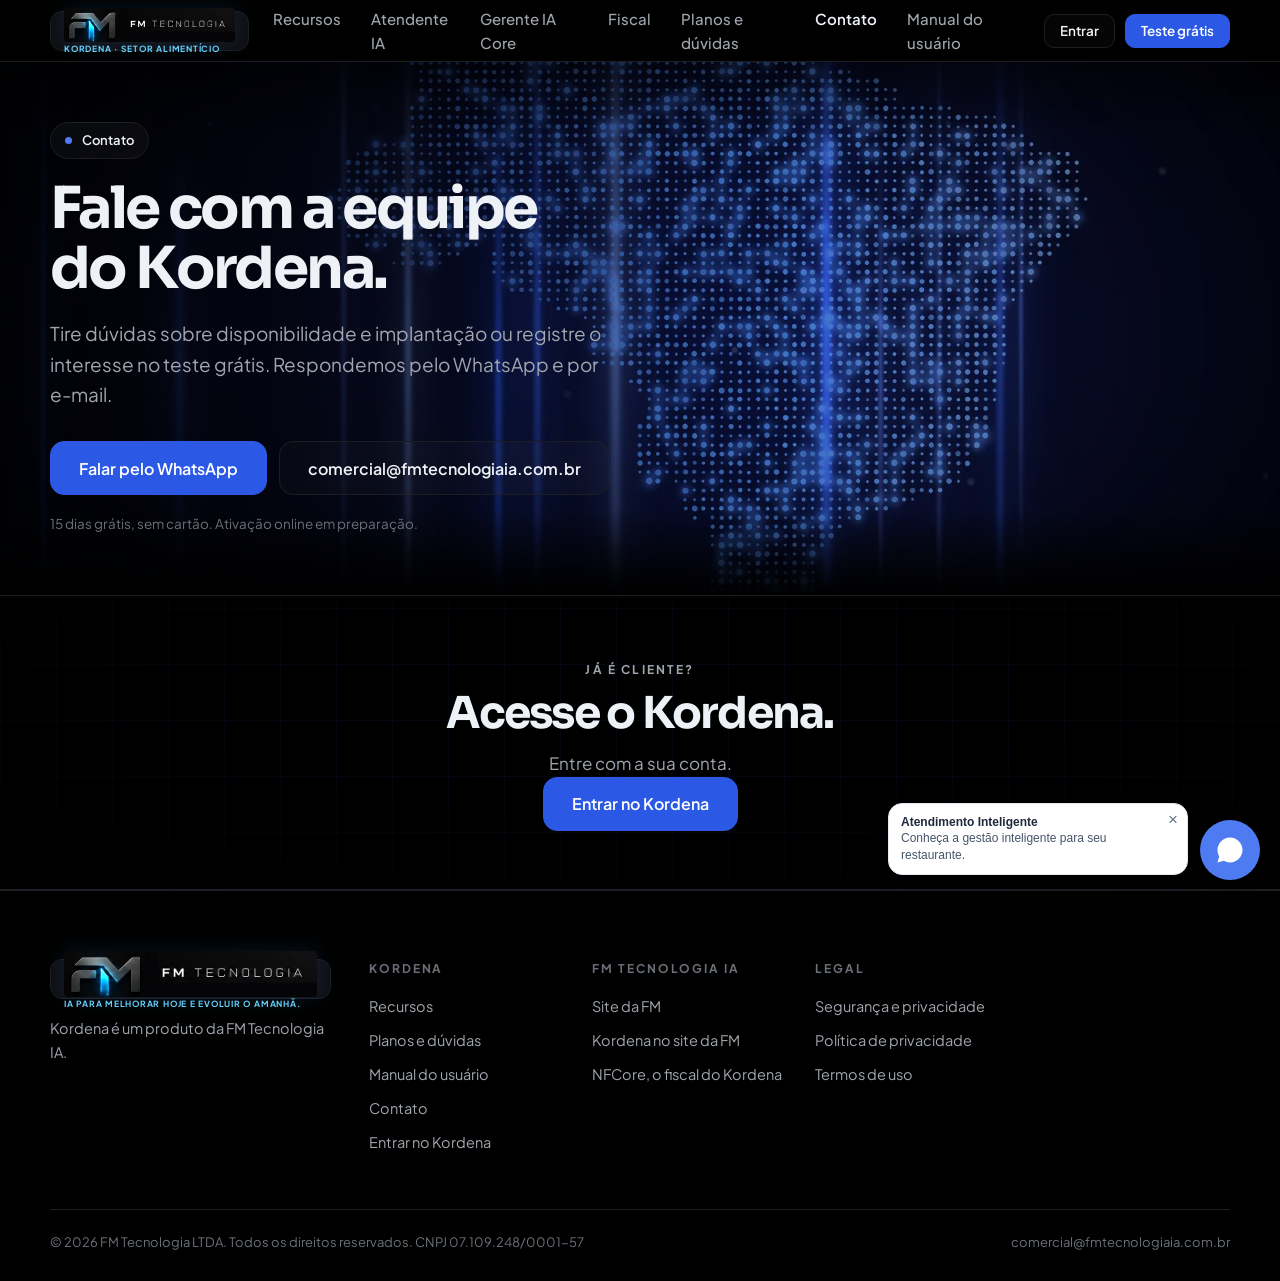
<file: contato.html>
<!doctype html><html lang="pt-BR" data-p="kordena"><head><meta charset="utf-8"><meta name="viewport" content="width=device-width,initial-scale=1"><title>Contato — Kordena</title><meta name="description" content="Fale com a equipe da FM Tecnologia IA sobre o Kordena, disponibilidade e implantação."><meta property="og:title" content="Contato — Kordena"><meta property="og:description" content="Fale com a equipe da FM Tecnologia IA sobre o Kordena, disponibilidade e implantação."><meta property="og:type" content="website"><meta name="twitter:card" content="summary_large_image"><link rel="icon" type="image/png" href="assets/brand/fm/favicon.png">
<link rel="preconnect" href="https://fonts.googleapis.com"><link rel="preconnect" href="https://fonts.gstatic.com" crossorigin><link href="https://fonts.googleapis.com/css2?family=Plus+Jakarta+Sans:wght@400;500;600;700&family=Sora:wght@500;600;700;800&display=swap" rel="stylesheet"><link rel="stylesheet" href="assets/site.css?v=7cc5dd1b"></head><body>
<a class="skip" href="#conteudo">Pular para o conteúdo</a><header class="nav"><div class="wrap"><a class="brand" href="index.html"><span class="wm"><img src="assets/brand/fm/logo-fm.webp" width="626" height="114" alt="FM Tecnologia IA"><small>Kordena · Setor alimentício</small></span></a>
<nav class="menu" id="menu" aria-label="Principal"><a href="recursos.html" class="">Recursos</a><a href="index.html#atendente" class="">Atendente IA</a><a href="index.html#core" class="">Gerente IA Core</a><a href="index.html#fiscal" class="">Fiscal</a><a href="planos.html" class="">Planos e dúvidas</a><a href="contato.html" class="on">Contato</a><a href="manual.html" class="">Manual do usuário</a></nav>
<div class="nr"><a class="btn sm" href="https://app.kordenaia.com.br">Entrar</a><a class="btn sm k" href="planos.html">Teste grátis</a><button class="burger" id="burger" aria-label="Menu">☰</button></div>
</div>
</header>
<main id="conteudo"><section class="phero"><div class="wrap"><div class="pg"><div><span class="eb"><i></i>Contato</span><h1>Fale com a equipe do Kordena.</h1>
<p class="lead">Tire dúvidas sobre disponibilidade e implantação ou registre o interesse no teste grátis. Respondemos pelo WhatsApp e por e-mail.</p>
<div class="b"><a class="btn p l" href="https://wa.me/5511978350851?text=Ol%C3%A1!%20Quero%20conhecer%20o%20Kordena.%20Podemos%20conversar%20sobre%20disponibilidade%20e%20implanta%C3%A7%C3%A3o%3F" target="_blank" rel="noopener">Falar pelo WhatsApp</a><a class="btn l" href="mailto:comercial@fmtecnologiaia.com.br">comercial@fmtecnologiaia.com.br</a></div>
<p class="note">15 dias grátis, sem cartão. Ativação online em preparação.</p>
</div>
</div>
</div>
</section>
<section class="sec soft" id="acesso"><div class="wrap"><div class="sh center"><span class="kick">Já é cliente?</span><h2>Acesse o Kordena.</h2>
<p class="sub">Entre com a sua conta.</p>
</div>
<p class="center"><a class="btn p l" href="https://app.kordenaia.com.br">Entrar no Kordena</a></p>
</div>
</section>
</main>
<footer class="foot"><div class="wrap"><div class="g">
<div><a class="brand" href="index.html"><span class="wm"><img src="assets/brand/fm/logo-fm.webp" width="626" height="114" alt="FM Tecnologia IA"><small>IA para melhorar hoje e evoluir o amanhã.</small></span></a><p>Kordena é um produto da FM Tecnologia IA.</p>
</div>
<div><h6>Kordena</h6>
<ul><li><a href="recursos.html">Recursos</a></li>
<li><a href="planos.html">Planos e dúvidas</a></li><li><a href="manual.html">Manual do usuário</a></li>
<li><a href="contato.html">Contato</a></li>
<li><a href="https://app.kordenaia.com.br">Entrar no Kordena</a></li>
</ul>
</div>
<div><h6>FM Tecnologia IA</h6>
<ul><li><a href="https://fmtecnologiaia.com.br">Site da FM</a></li>
<li><a href="https://fmtecnologiaia.com.br/produtos/kordena">Kordena no site da FM</a></li>
<li><a href="https://fmtecnologiaia.com.br/produtos/nfcore">NFCore, o fiscal do Kordena</a></li>
</ul>
</div>
<div><h6>Legal</h6>
<ul><li><a href="https://fmtecnologiaia.com.br/seguranca">Segurança e privacidade</a></li>
<li><a href="https://fmtecnologiaia.com.br/privacidade">Política de privacidade</a></li>
<li><a href="https://fmtecnologiaia.com.br/termos">Termos de uso</a></li>
</ul>
</div>
</div>
<div class="fb"><span>© 2026 FM Tecnologia LTDA. Todos os direitos reservados. CNPJ 07.109.248/0001-57</span><span>comercial@fmtecnologiaia.com.br</span></div>
</div>
</footer>
<script src="assets/site.js" defer></script><script>window.FM_CHAT_CONFIG={site:"kordena",productName:"Kordena",accentColor:"#4F7BF2",avatarInitial:"K",greeting:"Olá! Posso te ajudar a conhecer a Kordena. Pergunte sobre planos ou como funciona.",apiBase:"https://saas.atendevendeia.com.br/v1/web",whatsappNumber:"5511978350851",whatsappPrefill:"Olá! Vim pelo site do Kordena e quero tirar uma dúvida."};</script><script src="assets/fm-chat-widget.js" defer></script></body></html>
</file>
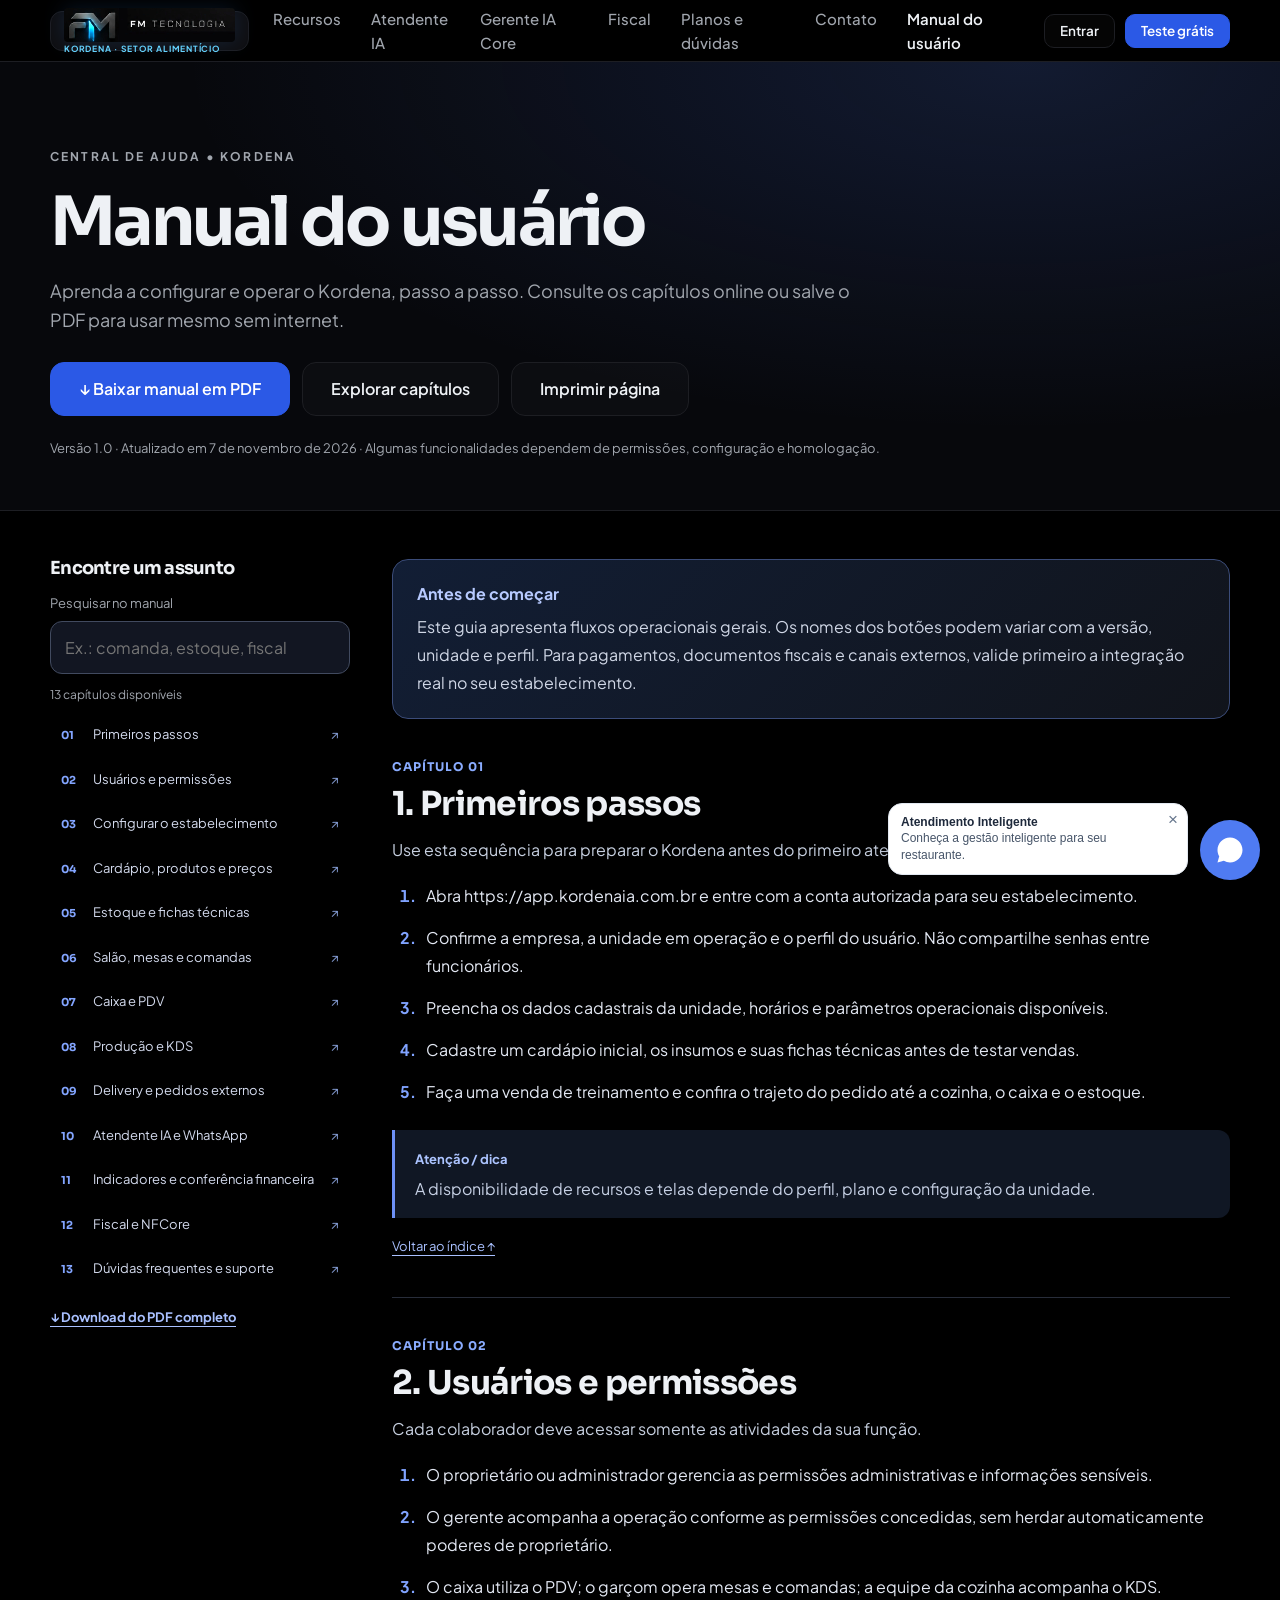
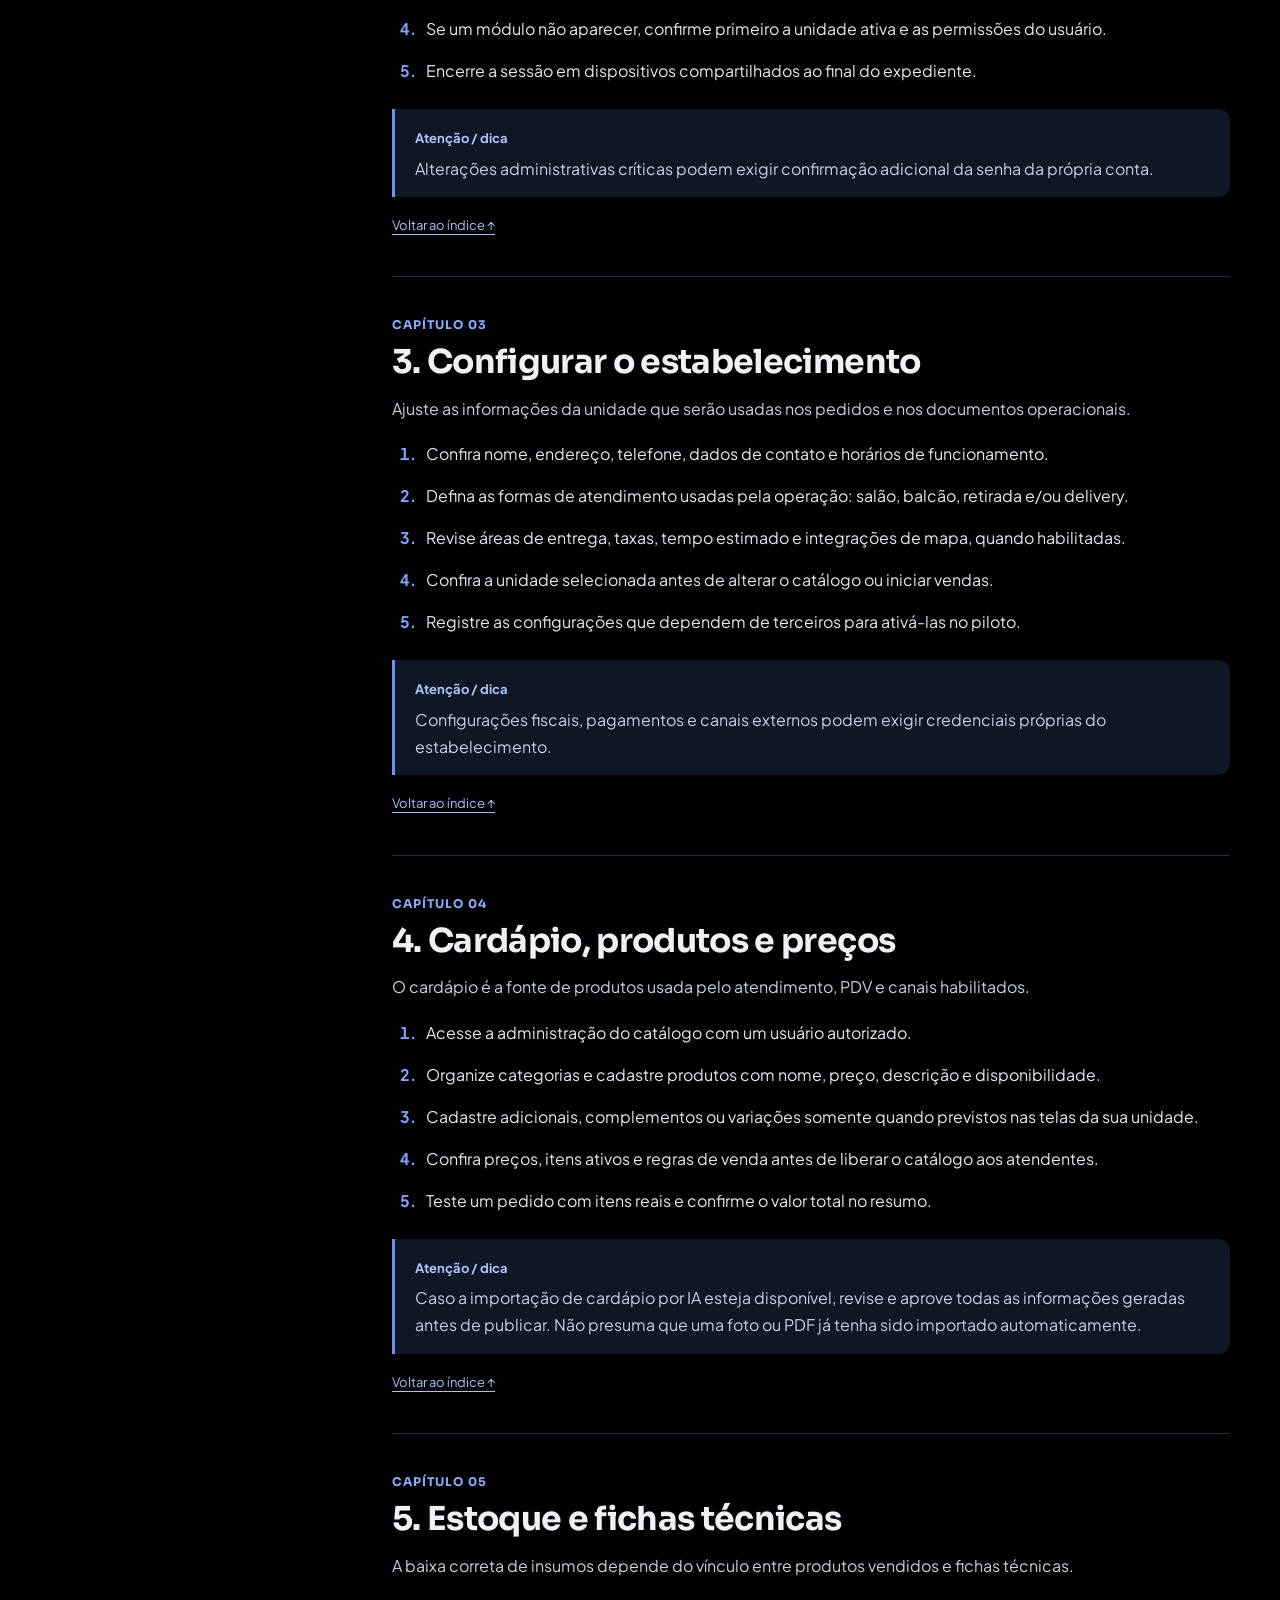
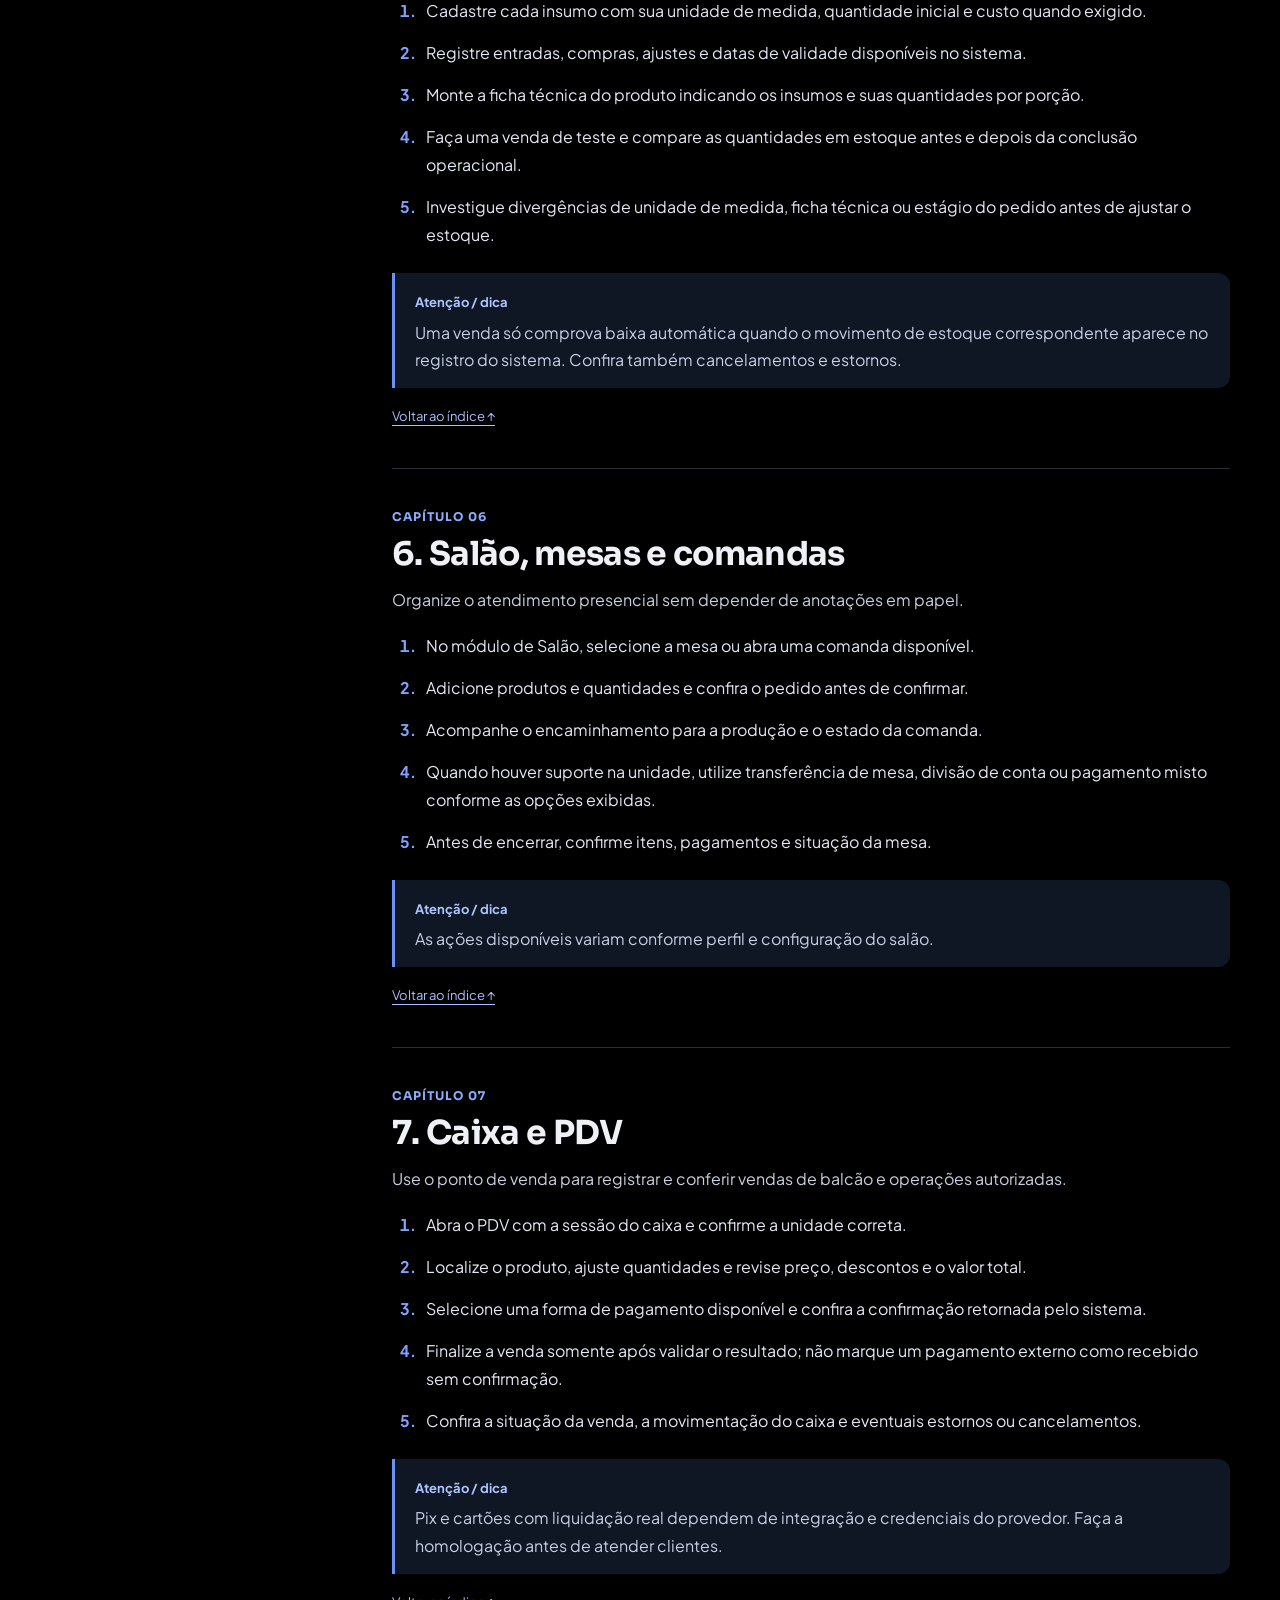
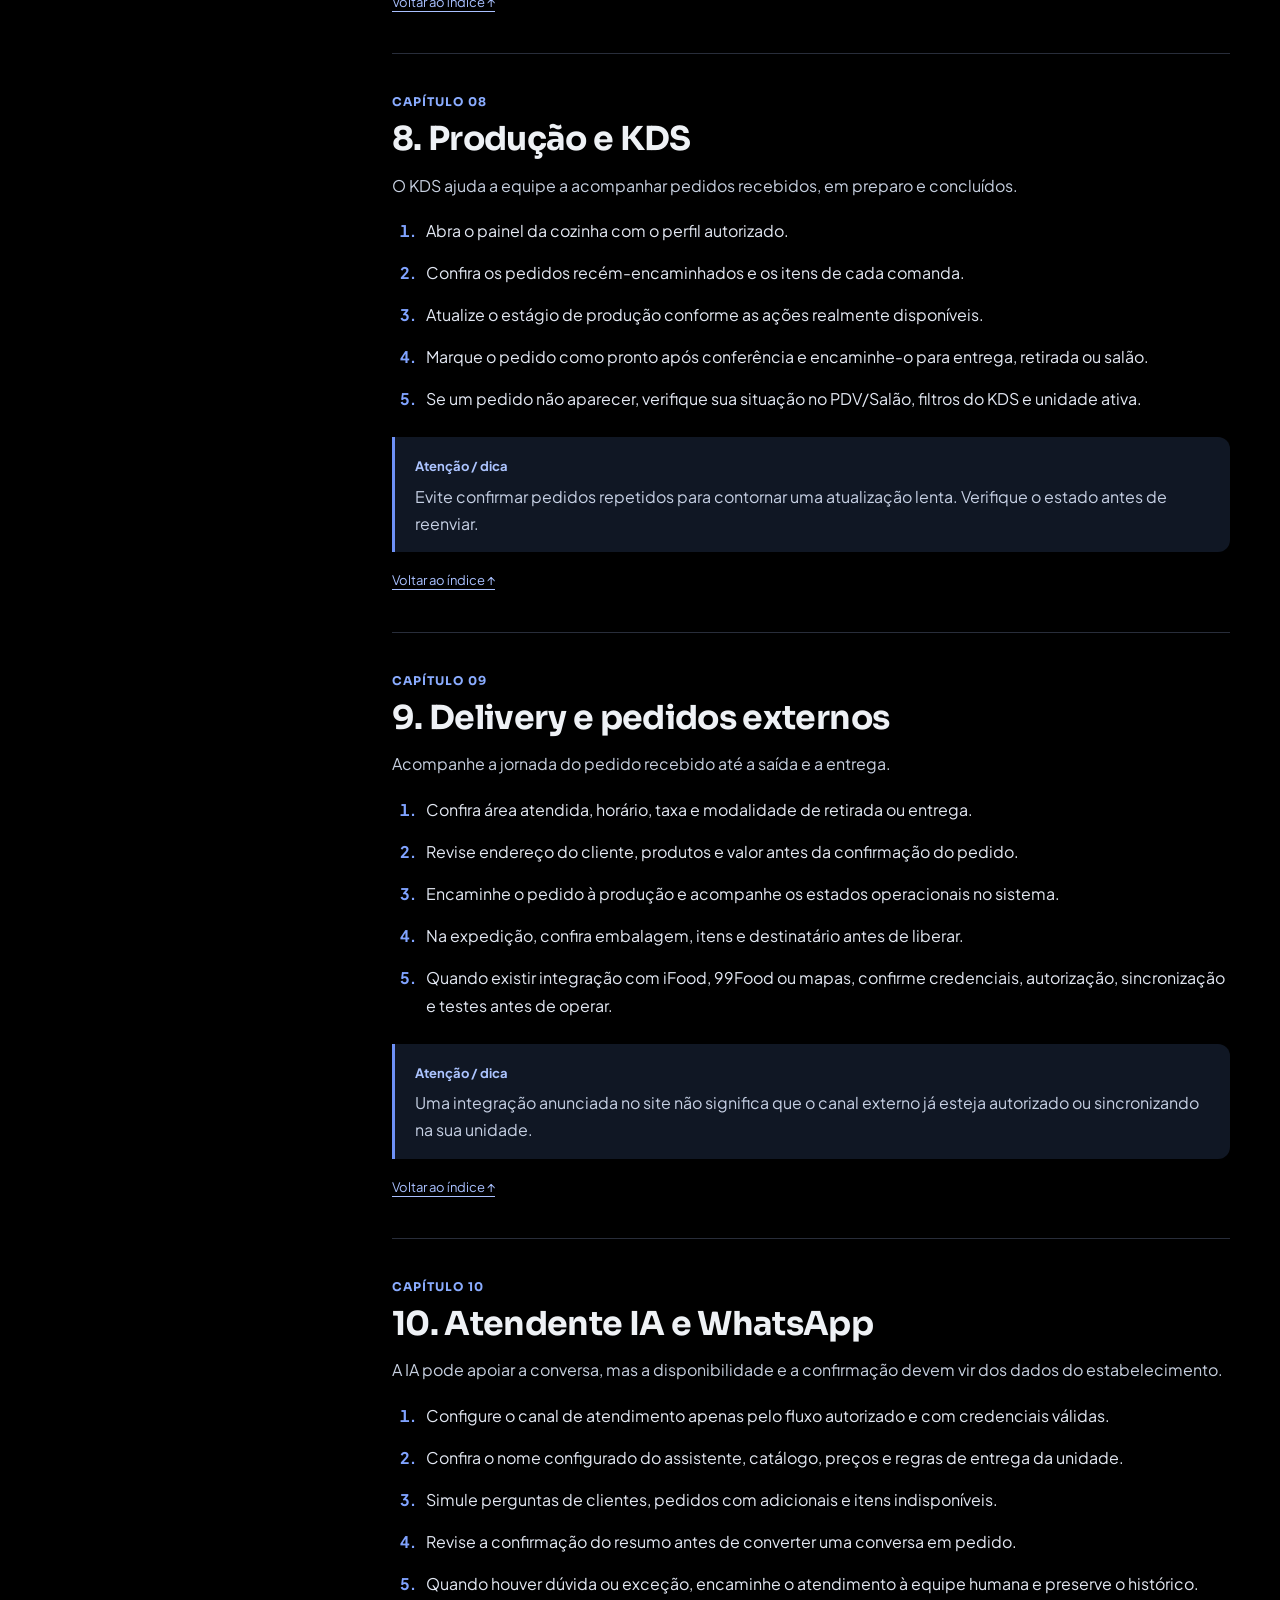
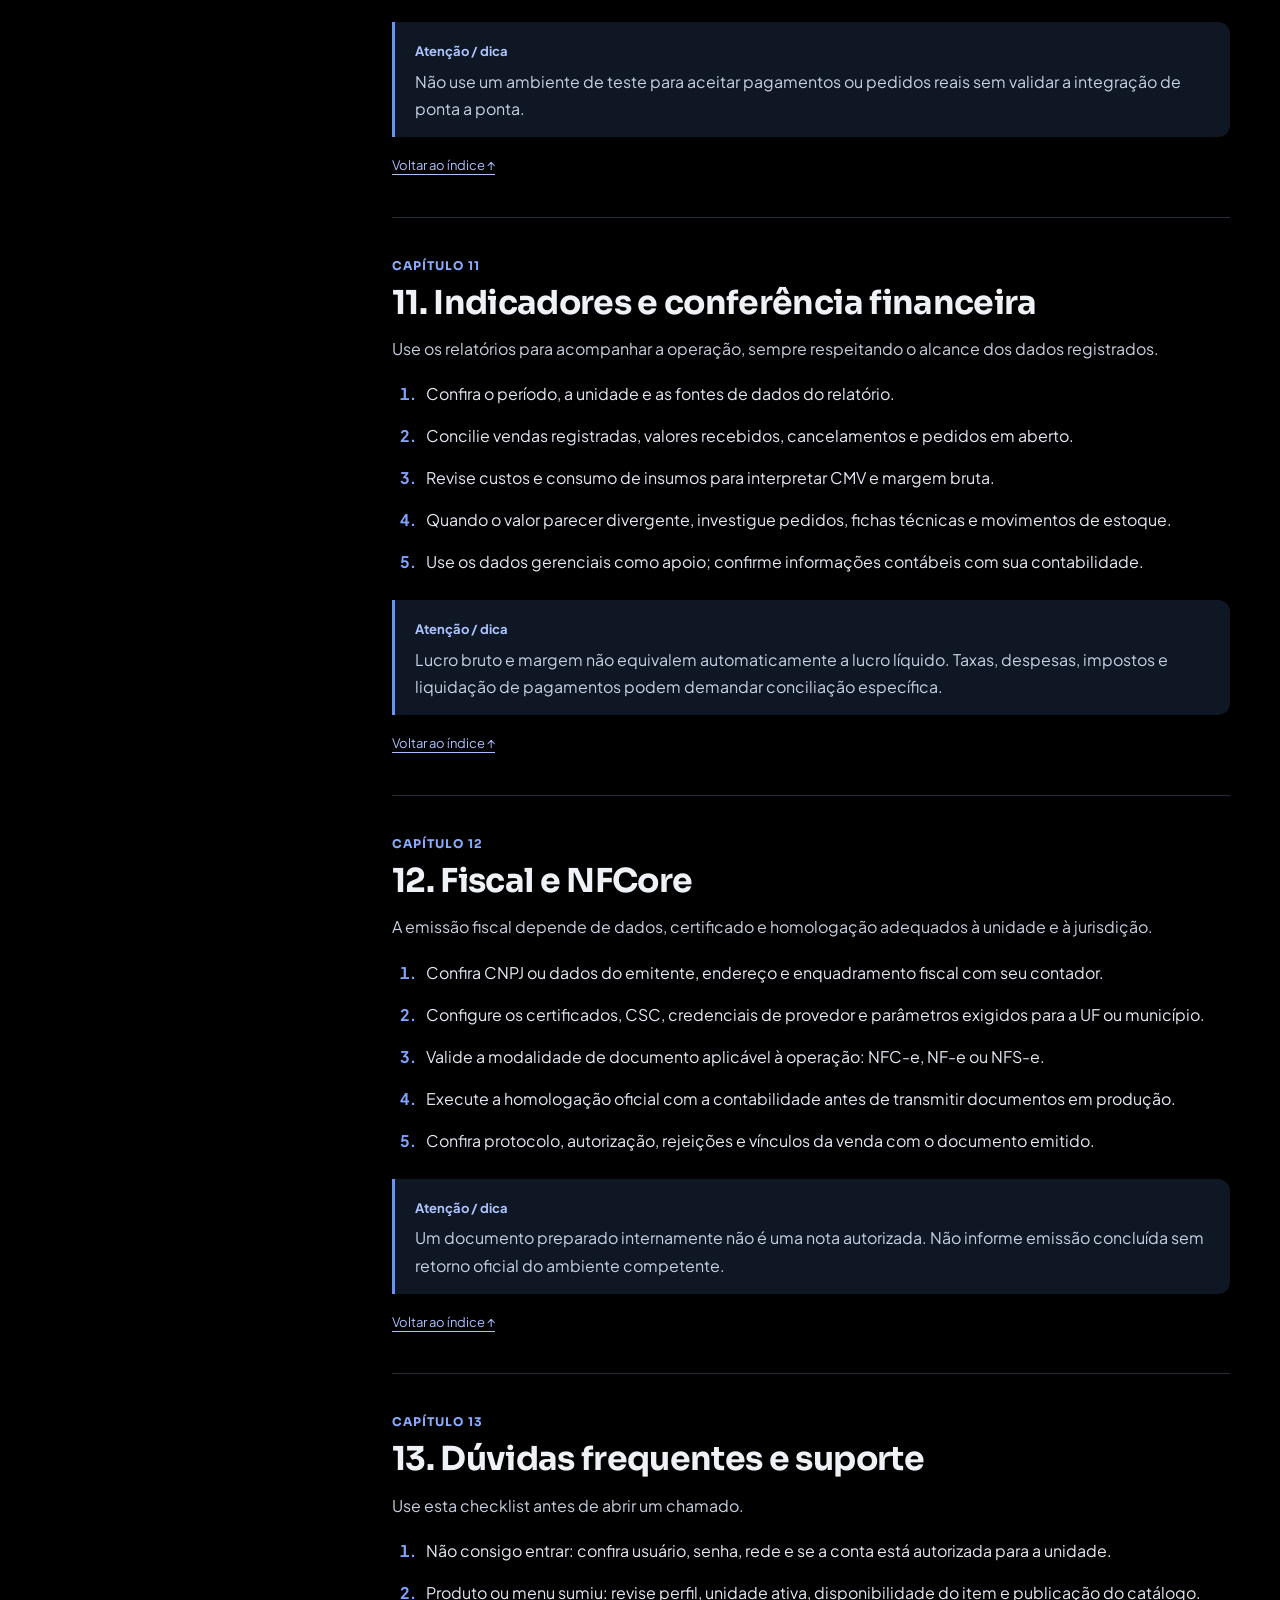
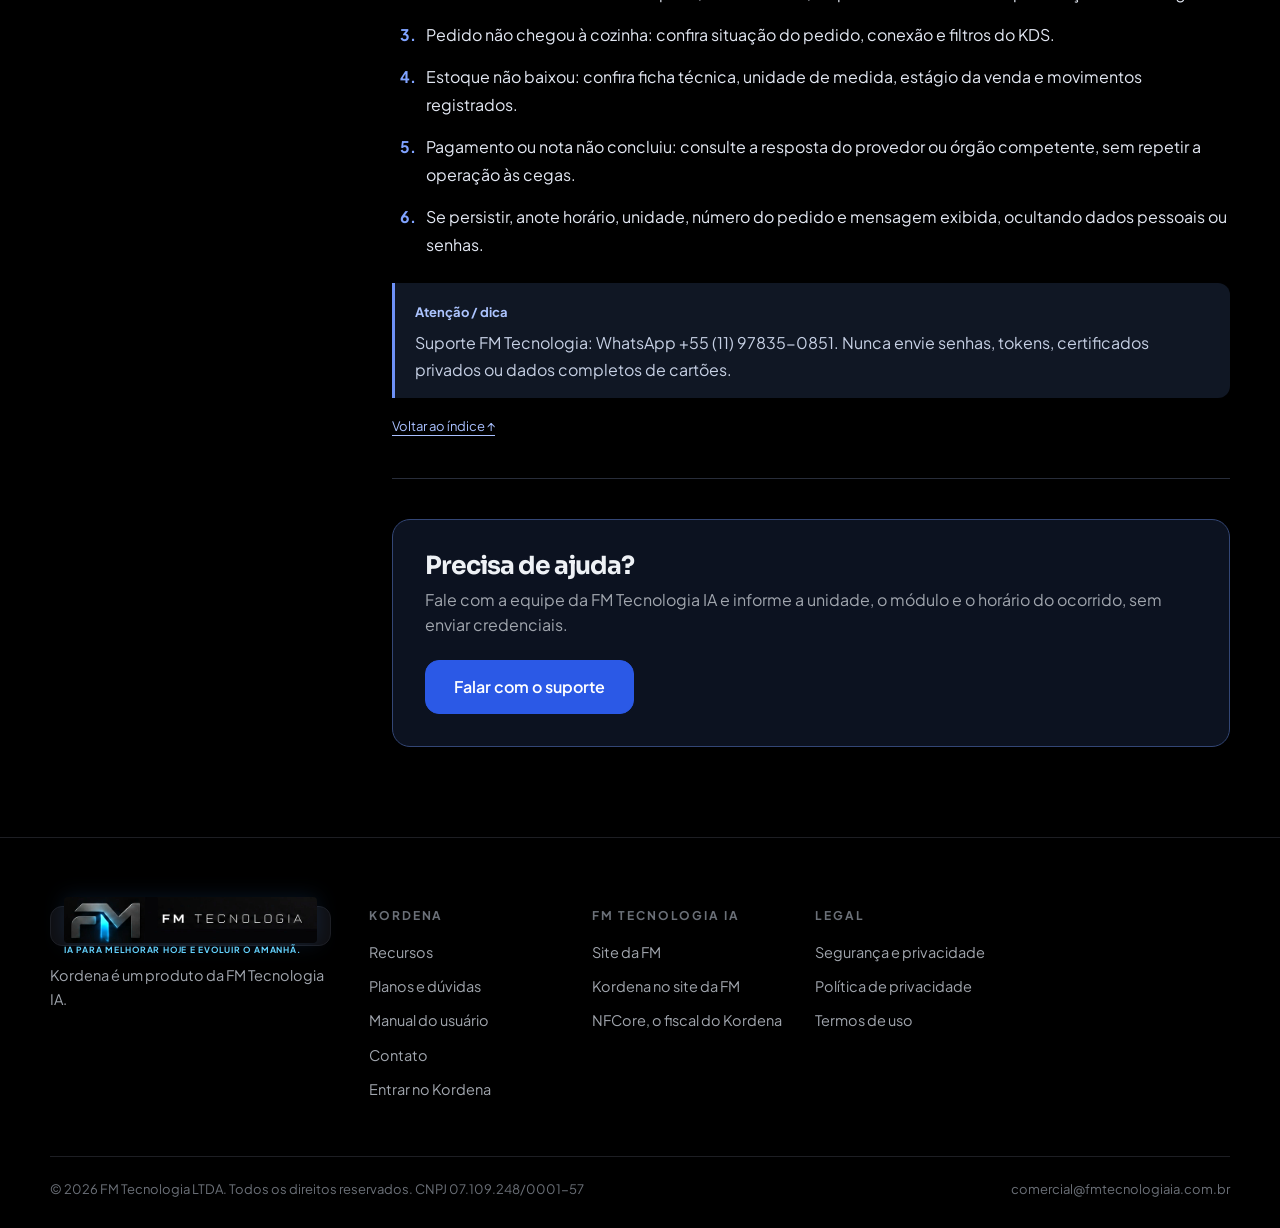
<file: manual.html>
<!doctype html><html lang="pt-BR" data-p="kordena"><head><meta charset="utf-8"><meta name="viewport" content="width=device-width,initial-scale=1"><title>Manual do usuário | Kordena — FM Tecnologia IA</title><meta name="description" content="Manual do Kordena: passo a passo para configuração, cardápio, estoque, salão, PDV, cozinha, delivery, atendimento IA, financeiro e fiscal. Consulte online ou baixe em PDF."><meta property="og:title" content="Manual do usuário — Kordena"><meta property="og:description" content="Guia navegável de operação do Kordena, com versão em PDF para baixar."><link rel="icon" type="image/png" href="assets/brand/fm/favicon.png"><link rel="preconnect" href="https://fonts.googleapis.com"><link rel="preconnect" href="https://fonts.gstatic.com" crossorigin><link href="https://fonts.googleapis.com/css2?family=Plus+Jakarta+Sans:wght@400;500;600;700&family=Sora:wght@500;600;700;800&display=swap" rel="stylesheet"><link rel="stylesheet" href="assets/site.css?v=7cc5dd1b"><link rel="stylesheet" href="assets/manual.css?v=1"></head><body>
<a class="skip" href="#conteudo">Pular para o conteúdo</a><header class="nav"><div class="wrap"><a class="brand" href="index.html"><span class="wm"><img src="assets/brand/fm/logo-fm.webp" width="626" height="114" alt="FM Tecnologia IA"><small>Kordena · Setor alimentício</small></span></a>
<nav class="menu" id="menu" aria-label="Principal"><a href="recursos.html" class="">Recursos</a><a href="index.html#atendente" class="">Atendente IA</a><a href="index.html#core" class="">Gerente IA Core</a><a href="index.html#fiscal" class="">Fiscal</a><a href="planos.html" class="">Planos e dúvidas</a><a href="contato.html" class="">Contato</a><a href="manual.html" class="on" aria-current="page">Manual do usuário</a></nav>
<div class="nr"><a class="btn sm" href="https://app.kordenaia.com.br">Entrar</a><a class="btn sm k" href="planos.html">Teste grátis</a><button class="burger" id="burger" aria-label="Menu">☰</button></div>
</div>
</header>
<main id="conteudo"><section class="manual-hero"><div class="wrap"><span class="kick">Central de ajuda • Kordena</span><h1>Manual do usuário</h1><p>Aprenda a configurar e operar o Kordena, passo a passo. Consulte os capítulos online ou salve o PDF para usar mesmo sem internet.</p><div class="manual-actions"><a class="btn p l" href="assets/manual/manual-do-usuario-kordena.pdf" download="Manual-do-Usuario-Kordena.pdf" type="application/pdf">↓ Baixar manual em PDF</a><a class="btn l" href="#indice">Explorar capítulos</a><button type="button" class="btn l" onclick="window.print()">Imprimir página</button></div><p class="manual-version">Versão 1.0 · Atualizado em 7 de novembro de 2026 · Algumas funcionalidades dependem de permissões, configuração e homologação.</p></div></section>
<div class="wrap manual-layout"><aside class="manual-sidebar" id="indice"><div class="manual-sidebar-sticky"><h2>Encontre um assunto</h2><label class="manual-search-label" for="manual-search">Pesquisar no manual</label><input id="manual-search" type="search" placeholder="Ex.: comanda, estoque, fiscal" autocomplete="off" aria-controls="manual-content"><p id="manual-count" role="status" aria-live="polite">13 capítulos disponíveis</p><nav class="manual-toc" aria-label="Capítulos do manual"><a href="#primeiros-passos" class="manual-toc-item"><span>01</span>Primeiros passos<span aria-hidden="true">↗</span></a>
<a href="#perfis-acesso" class="manual-toc-item"><span>02</span>Usuários e permissões<span aria-hidden="true">↗</span></a>
<a href="#cadastro-unidade" class="manual-toc-item"><span>03</span>Configurar o estabelecimento<span aria-hidden="true">↗</span></a>
<a href="#cardapio" class="manual-toc-item"><span>04</span>Cardápio, produtos e preços<span aria-hidden="true">↗</span></a>
<a href="#estoque" class="manual-toc-item"><span>05</span>Estoque e fichas técnicas<span aria-hidden="true">↗</span></a>
<a href="#salao" class="manual-toc-item"><span>06</span>Salão, mesas e comandas<span aria-hidden="true">↗</span></a>
<a href="#pdv" class="manual-toc-item"><span>07</span>Caixa e PDV<span aria-hidden="true">↗</span></a>
<a href="#cozinha" class="manual-toc-item"><span>08</span>Produção e KDS<span aria-hidden="true">↗</span></a>
<a href="#delivery" class="manual-toc-item"><span>09</span>Delivery e pedidos externos<span aria-hidden="true">↗</span></a>
<a href="#atendente-ia" class="manual-toc-item"><span>10</span>Atendente IA e WhatsApp<span aria-hidden="true">↗</span></a>
<a href="#financeiro" class="manual-toc-item"><span>11</span>Indicadores e conferência financeira<span aria-hidden="true">↗</span></a>
<a href="#fiscal" class="manual-toc-item"><span>12</span>Fiscal e NFCore<span aria-hidden="true">↗</span></a>
<a href="#solucao-problemas" class="manual-toc-item"><span>13</span>Dúvidas frequentes e suporte<span aria-hidden="true">↗</span></a></nav><a class="manual-pdf-small" href="assets/manual/manual-do-usuario-kordena.pdf" download="Manual-do-Usuario-Kordena.pdf">↓ Download do PDF completo</a></div></aside><div class="manual-content" id="manual-content"><div class="manual-note"><strong>Antes de começar</strong><p>Este guia apresenta fluxos operacionais gerais. Os nomes dos botões podem variar com a versão, unidade e perfil. Para pagamentos, documentos fiscais e canais externos, valide primeiro a integração real no seu estabelecimento.</p></div><p class="manual-no-results" id="manual-empty" hidden>Nenhum capítulo encontrado. Tente outra palavra.</p><article class="manual-chapter" id="primeiros-passos" data-search="1. Primeiros passos Use esta sequência para preparar o Kordena antes do primeiro atendimento. Abra https://app.kordenaia.com.br e entre com a conta autorizada para seu estabelecimento. Confirme a empresa, a unidade em operação e o perfil do usuário. Não compartilhe senhas entre funcionários. Preencha os dados cadastrais da unidade, horários e parâmetros operacionais disponíveis. Cadastre um cardápio inicial, os insumos e suas fichas técnicas antes de testar vendas. Faça uma venda de treinamento e confira o trajeto do pedido até a cozinha, o caixa e o estoque. A disponibilidade de recursos e telas depende do perfil, plano e configuração da unidade." tabindex="-1"><div class="manual-chapter-number">Capítulo 01</div><h2>1. Primeiros passos</h2><p class="manual-chapter-intro">Use esta sequência para preparar o Kordena antes do primeiro atendimento.</p><ol><li>Abra https://app.kordenaia.com.br e entre com a conta autorizada para seu estabelecimento.</li><li>Confirme a empresa, a unidade em operação e o perfil do usuário. Não compartilhe senhas entre funcionários.</li><li>Preencha os dados cadastrais da unidade, horários e parâmetros operacionais disponíveis.</li><li>Cadastre um cardápio inicial, os insumos e suas fichas técnicas antes de testar vendas.</li><li>Faça uma venda de treinamento e confira o trajeto do pedido até a cozinha, o caixa e o estoque.</li></ol><aside class="manual-tip"><strong>Atenção / dica</strong><p>A disponibilidade de recursos e telas depende do perfil, plano e configuração da unidade.</p></aside><a href="#indice" class="manual-back">Voltar ao índice ↑</a></article>
<article class="manual-chapter" id="perfis-acesso" data-search="2. Usuários e permissões Cada colaborador deve acessar somente as atividades da sua função. O proprietário ou administrador gerencia as permissões administrativas e informações sensíveis. O gerente acompanha a operação conforme as permissões concedidas, sem herdar automaticamente poderes de proprietário. O caixa utiliza o PDV; o garçom opera mesas e comandas; a equipe da cozinha acompanha o KDS. Se um módulo não aparecer, confirme primeiro a unidade ativa e as permissões do usuário. Encerre a sessão em dispositivos compartilhados ao final do expediente. Alterações administrativas críticas podem exigir confirmação adicional da senha da própria conta." tabindex="-1"><div class="manual-chapter-number">Capítulo 02</div><h2>2. Usuários e permissões</h2><p class="manual-chapter-intro">Cada colaborador deve acessar somente as atividades da sua função.</p><ol><li>O proprietário ou administrador gerencia as permissões administrativas e informações sensíveis.</li><li>O gerente acompanha a operação conforme as permissões concedidas, sem herdar automaticamente poderes de proprietário.</li><li>O caixa utiliza o PDV; o garçom opera mesas e comandas; a equipe da cozinha acompanha o KDS.</li><li>Se um módulo não aparecer, confirme primeiro a unidade ativa e as permissões do usuário.</li><li>Encerre a sessão em dispositivos compartilhados ao final do expediente.</li></ol><aside class="manual-tip"><strong>Atenção / dica</strong><p>Alterações administrativas críticas podem exigir confirmação adicional da senha da própria conta.</p></aside><a href="#indice" class="manual-back">Voltar ao índice ↑</a></article>
<article class="manual-chapter" id="cadastro-unidade" data-search="3. Configurar o estabelecimento Ajuste as informações da unidade que serão usadas nos pedidos e nos documentos operacionais. Confira nome, endereço, telefone, dados de contato e horários de funcionamento. Defina as formas de atendimento usadas pela operação: salão, balcão, retirada e/ou delivery. Revise áreas de entrega, taxas, tempo estimado e integrações de mapa, quando habilitadas. Confira a unidade selecionada antes de alterar o catálogo ou iniciar vendas. Registre as configurações que dependem de terceiros para ativá-las no piloto. Configurações fiscais, pagamentos e canais externos podem exigir credenciais próprias do estabelecimento." tabindex="-1"><div class="manual-chapter-number">Capítulo 03</div><h2>3. Configurar o estabelecimento</h2><p class="manual-chapter-intro">Ajuste as informações da unidade que serão usadas nos pedidos e nos documentos operacionais.</p><ol><li>Confira nome, endereço, telefone, dados de contato e horários de funcionamento.</li><li>Defina as formas de atendimento usadas pela operação: salão, balcão, retirada e/ou delivery.</li><li>Revise áreas de entrega, taxas, tempo estimado e integrações de mapa, quando habilitadas.</li><li>Confira a unidade selecionada antes de alterar o catálogo ou iniciar vendas.</li><li>Registre as configurações que dependem de terceiros para ativá-las no piloto.</li></ol><aside class="manual-tip"><strong>Atenção / dica</strong><p>Configurações fiscais, pagamentos e canais externos podem exigir credenciais próprias do estabelecimento.</p></aside><a href="#indice" class="manual-back">Voltar ao índice ↑</a></article>
<article class="manual-chapter" id="cardapio" data-search="4. Cardápio, produtos e preços O cardápio é a fonte de produtos usada pelo atendimento, PDV e canais habilitados. Acesse a administração do catálogo com um usuário autorizado. Organize categorias e cadastre produtos com nome, preço, descrição e disponibilidade. Cadastre adicionais, complementos ou variações somente quando previstos nas telas da sua unidade. Confira preços, itens ativos e regras de venda antes de liberar o catálogo aos atendentes. Teste um pedido com itens reais e confirme o valor total no resumo. Caso a importação de cardápio por IA esteja disponível, revise e aprove todas as informações geradas antes de publicar. Não presuma que uma foto ou PDF já tenha sido importado automaticamente." tabindex="-1"><div class="manual-chapter-number">Capítulo 04</div><h2>4. Cardápio, produtos e preços</h2><p class="manual-chapter-intro">O cardápio é a fonte de produtos usada pelo atendimento, PDV e canais habilitados.</p><ol><li>Acesse a administração do catálogo com um usuário autorizado.</li><li>Organize categorias e cadastre produtos com nome, preço, descrição e disponibilidade.</li><li>Cadastre adicionais, complementos ou variações somente quando previstos nas telas da sua unidade.</li><li>Confira preços, itens ativos e regras de venda antes de liberar o catálogo aos atendentes.</li><li>Teste um pedido com itens reais e confirme o valor total no resumo.</li></ol><aside class="manual-tip"><strong>Atenção / dica</strong><p>Caso a importação de cardápio por IA esteja disponível, revise e aprove todas as informações geradas antes de publicar. Não presuma que uma foto ou PDF já tenha sido importado automaticamente.</p></aside><a href="#indice" class="manual-back">Voltar ao índice ↑</a></article>
<article class="manual-chapter" id="estoque" data-search="5. Estoque e fichas técnicas A baixa correta de insumos depende do vínculo entre produtos vendidos e fichas técnicas. Cadastre cada insumo com sua unidade de medida, quantidade inicial e custo quando exigido. Registre entradas, compras, ajustes e datas de validade disponíveis no sistema. Monte a ficha técnica do produto indicando os insumos e suas quantidades por porção. Faça uma venda de teste e compare as quantidades em estoque antes e depois da conclusão operacional. Investigue divergências de unidade de medida, ficha técnica ou estágio do pedido antes de ajustar o estoque. Uma venda só comprova baixa automática quando o movimento de estoque correspondente aparece no registro do sistema. Confira também cancelamentos e estornos." tabindex="-1"><div class="manual-chapter-number">Capítulo 05</div><h2>5. Estoque e fichas técnicas</h2><p class="manual-chapter-intro">A baixa correta de insumos depende do vínculo entre produtos vendidos e fichas técnicas.</p><ol><li>Cadastre cada insumo com sua unidade de medida, quantidade inicial e custo quando exigido.</li><li>Registre entradas, compras, ajustes e datas de validade disponíveis no sistema.</li><li>Monte a ficha técnica do produto indicando os insumos e suas quantidades por porção.</li><li>Faça uma venda de teste e compare as quantidades em estoque antes e depois da conclusão operacional.</li><li>Investigue divergências de unidade de medida, ficha técnica ou estágio do pedido antes de ajustar o estoque.</li></ol><aside class="manual-tip"><strong>Atenção / dica</strong><p>Uma venda só comprova baixa automática quando o movimento de estoque correspondente aparece no registro do sistema. Confira também cancelamentos e estornos.</p></aside><a href="#indice" class="manual-back">Voltar ao índice ↑</a></article>
<article class="manual-chapter" id="salao" data-search="6. Salão, mesas e comandas Organize o atendimento presencial sem depender de anotações em papel. No módulo de Salão, selecione a mesa ou abra uma comanda disponível. Adicione produtos e quantidades e confira o pedido antes de confirmar. Acompanhe o encaminhamento para a produção e o estado da comanda. Quando houver suporte na unidade, utilize transferência de mesa, divisão de conta ou pagamento misto conforme as opções exibidas. Antes de encerrar, confirme itens, pagamentos e situação da mesa. As ações disponíveis variam conforme perfil e configuração do salão." tabindex="-1"><div class="manual-chapter-number">Capítulo 06</div><h2>6. Salão, mesas e comandas</h2><p class="manual-chapter-intro">Organize o atendimento presencial sem depender de anotações em papel.</p><ol><li>No módulo de Salão, selecione a mesa ou abra uma comanda disponível.</li><li>Adicione produtos e quantidades e confira o pedido antes de confirmar.</li><li>Acompanhe o encaminhamento para a produção e o estado da comanda.</li><li>Quando houver suporte na unidade, utilize transferência de mesa, divisão de conta ou pagamento misto conforme as opções exibidas.</li><li>Antes de encerrar, confirme itens, pagamentos e situação da mesa.</li></ol><aside class="manual-tip"><strong>Atenção / dica</strong><p>As ações disponíveis variam conforme perfil e configuração do salão.</p></aside><a href="#indice" class="manual-back">Voltar ao índice ↑</a></article>
<article class="manual-chapter" id="pdv" data-search="7. Caixa e PDV Use o ponto de venda para registrar e conferir vendas de balcão e operações autorizadas. Abra o PDV com a sessão do caixa e confirme a unidade correta. Localize o produto, ajuste quantidades e revise preço, descontos e o valor total. Selecione uma forma de pagamento disponível e confira a confirmação retornada pelo sistema. Finalize a venda somente após validar o resultado; não marque um pagamento externo como recebido sem confirmação. Confira a situação da venda, a movimentação do caixa e eventuais estornos ou cancelamentos. Pix e cartões com liquidação real dependem de integração e credenciais do provedor. Faça a homologação antes de atender clientes." tabindex="-1"><div class="manual-chapter-number">Capítulo 07</div><h2>7. Caixa e PDV</h2><p class="manual-chapter-intro">Use o ponto de venda para registrar e conferir vendas de balcão e operações autorizadas.</p><ol><li>Abra o PDV com a sessão do caixa e confirme a unidade correta.</li><li>Localize o produto, ajuste quantidades e revise preço, descontos e o valor total.</li><li>Selecione uma forma de pagamento disponível e confira a confirmação retornada pelo sistema.</li><li>Finalize a venda somente após validar o resultado; não marque um pagamento externo como recebido sem confirmação.</li><li>Confira a situação da venda, a movimentação do caixa e eventuais estornos ou cancelamentos.</li></ol><aside class="manual-tip"><strong>Atenção / dica</strong><p>Pix e cartões com liquidação real dependem de integração e credenciais do provedor. Faça a homologação antes de atender clientes.</p></aside><a href="#indice" class="manual-back">Voltar ao índice ↑</a></article>
<article class="manual-chapter" id="cozinha" data-search="8. Produção e KDS O KDS ajuda a equipe a acompanhar pedidos recebidos, em preparo e concluídos. Abra o painel da cozinha com o perfil autorizado. Confira os pedidos recém-encaminhados e os itens de cada comanda. Atualize o estágio de produção conforme as ações realmente disponíveis. Marque o pedido como pronto após conferência e encaminhe-o para entrega, retirada ou salão. Se um pedido não aparecer, verifique sua situação no PDV/Salão, filtros do KDS e unidade ativa. Evite confirmar pedidos repetidos para contornar uma atualização lenta. Verifique o estado antes de reenviar." tabindex="-1"><div class="manual-chapter-number">Capítulo 08</div><h2>8. Produção e KDS</h2><p class="manual-chapter-intro">O KDS ajuda a equipe a acompanhar pedidos recebidos, em preparo e concluídos.</p><ol><li>Abra o painel da cozinha com o perfil autorizado.</li><li>Confira os pedidos recém-encaminhados e os itens de cada comanda.</li><li>Atualize o estágio de produção conforme as ações realmente disponíveis.</li><li>Marque o pedido como pronto após conferência e encaminhe-o para entrega, retirada ou salão.</li><li>Se um pedido não aparecer, verifique sua situação no PDV/Salão, filtros do KDS e unidade ativa.</li></ol><aside class="manual-tip"><strong>Atenção / dica</strong><p>Evite confirmar pedidos repetidos para contornar uma atualização lenta. Verifique o estado antes de reenviar.</p></aside><a href="#indice" class="manual-back">Voltar ao índice ↑</a></article>
<article class="manual-chapter" id="delivery" data-search="9. Delivery e pedidos externos Acompanhe a jornada do pedido recebido até a saída e a entrega. Confira área atendida, horário, taxa e modalidade de retirada ou entrega. Revise endereço do cliente, produtos e valor antes da confirmação do pedido. Encaminhe o pedido à produção e acompanhe os estados operacionais no sistema. Na expedição, confira embalagem, itens e destinatário antes de liberar. Quando existir integração com iFood, 99Food ou mapas, confirme credenciais, autorização, sincronização e testes antes de operar. Uma integração anunciada no site não significa que o canal externo já esteja autorizado ou sincronizando na sua unidade." tabindex="-1"><div class="manual-chapter-number">Capítulo 09</div><h2>9. Delivery e pedidos externos</h2><p class="manual-chapter-intro">Acompanhe a jornada do pedido recebido até a saída e a entrega.</p><ol><li>Confira área atendida, horário, taxa e modalidade de retirada ou entrega.</li><li>Revise endereço do cliente, produtos e valor antes da confirmação do pedido.</li><li>Encaminhe o pedido à produção e acompanhe os estados operacionais no sistema.</li><li>Na expedição, confira embalagem, itens e destinatário antes de liberar.</li><li>Quando existir integração com iFood, 99Food ou mapas, confirme credenciais, autorização, sincronização e testes antes de operar.</li></ol><aside class="manual-tip"><strong>Atenção / dica</strong><p>Uma integração anunciada no site não significa que o canal externo já esteja autorizado ou sincronizando na sua unidade.</p></aside><a href="#indice" class="manual-back">Voltar ao índice ↑</a></article>
<article class="manual-chapter" id="atendente-ia" data-search="10. Atendente IA e WhatsApp A IA pode apoiar a conversa, mas a disponibilidade e a confirmação devem vir dos dados do estabelecimento. Configure o canal de atendimento apenas pelo fluxo autorizado e com credenciais válidas. Confira o nome configurado do assistente, catálogo, preços e regras de entrega da unidade. Simule perguntas de clientes, pedidos com adicionais e itens indisponíveis. Revise a confirmação do resumo antes de converter uma conversa em pedido. Quando houver dúvida ou exceção, encaminhe o atendimento à equipe humana e preserve o histórico. Não use um ambiente de teste para aceitar pagamentos ou pedidos reais sem validar a integração de ponta a ponta." tabindex="-1"><div class="manual-chapter-number">Capítulo 10</div><h2>10. Atendente IA e WhatsApp</h2><p class="manual-chapter-intro">A IA pode apoiar a conversa, mas a disponibilidade e a confirmação devem vir dos dados do estabelecimento.</p><ol><li>Configure o canal de atendimento apenas pelo fluxo autorizado e com credenciais válidas.</li><li>Confira o nome configurado do assistente, catálogo, preços e regras de entrega da unidade.</li><li>Simule perguntas de clientes, pedidos com adicionais e itens indisponíveis.</li><li>Revise a confirmação do resumo antes de converter uma conversa em pedido.</li><li>Quando houver dúvida ou exceção, encaminhe o atendimento à equipe humana e preserve o histórico.</li></ol><aside class="manual-tip"><strong>Atenção / dica</strong><p>Não use um ambiente de teste para aceitar pagamentos ou pedidos reais sem validar a integração de ponta a ponta.</p></aside><a href="#indice" class="manual-back">Voltar ao índice ↑</a></article>
<article class="manual-chapter" id="financeiro" data-search="11. Indicadores e conferência financeira Use os relatórios para acompanhar a operação, sempre respeitando o alcance dos dados registrados. Confira o período, a unidade e as fontes de dados do relatório. Concilie vendas registradas, valores recebidos, cancelamentos e pedidos em aberto. Revise custos e consumo de insumos para interpretar CMV e margem bruta. Quando o valor parecer divergente, investigue pedidos, fichas técnicas e movimentos de estoque. Use os dados gerenciais como apoio; confirme informações contábeis com sua contabilidade. Lucro bruto e margem não equivalem automaticamente a lucro líquido. Taxas, despesas, impostos e liquidação de pagamentos podem demandar conciliação específica." tabindex="-1"><div class="manual-chapter-number">Capítulo 11</div><h2>11. Indicadores e conferência financeira</h2><p class="manual-chapter-intro">Use os relatórios para acompanhar a operação, sempre respeitando o alcance dos dados registrados.</p><ol><li>Confira o período, a unidade e as fontes de dados do relatório.</li><li>Concilie vendas registradas, valores recebidos, cancelamentos e pedidos em aberto.</li><li>Revise custos e consumo de insumos para interpretar CMV e margem bruta.</li><li>Quando o valor parecer divergente, investigue pedidos, fichas técnicas e movimentos de estoque.</li><li>Use os dados gerenciais como apoio; confirme informações contábeis com sua contabilidade.</li></ol><aside class="manual-tip"><strong>Atenção / dica</strong><p>Lucro bruto e margem não equivalem automaticamente a lucro líquido. Taxas, despesas, impostos e liquidação de pagamentos podem demandar conciliação específica.</p></aside><a href="#indice" class="manual-back">Voltar ao índice ↑</a></article>
<article class="manual-chapter" id="fiscal" data-search="12. Fiscal e NFCore A emissão fiscal depende de dados, certificado e homologação adequados à unidade e à jurisdição. Confira CNPJ ou dados do emitente, endereço e enquadramento fiscal com seu contador. Configure os certificados, CSC, credenciais de provedor e parâmetros exigidos para a UF ou município. Valide a modalidade de documento aplicável à operação: NFC-e, NF-e ou NFS-e. Execute a homologação oficial com a contabilidade antes de transmitir documentos em produção. Confira protocolo, autorização, rejeições e vínculos da venda com o documento emitido. Um documento preparado internamente não é uma nota autorizada. Não informe emissão concluída sem retorno oficial do ambiente competente." tabindex="-1"><div class="manual-chapter-number">Capítulo 12</div><h2>12. Fiscal e NFCore</h2><p class="manual-chapter-intro">A emissão fiscal depende de dados, certificado e homologação adequados à unidade e à jurisdição.</p><ol><li>Confira CNPJ ou dados do emitente, endereço e enquadramento fiscal com seu contador.</li><li>Configure os certificados, CSC, credenciais de provedor e parâmetros exigidos para a UF ou município.</li><li>Valide a modalidade de documento aplicável à operação: NFC-e, NF-e ou NFS-e.</li><li>Execute a homologação oficial com a contabilidade antes de transmitir documentos em produção.</li><li>Confira protocolo, autorização, rejeições e vínculos da venda com o documento emitido.</li></ol><aside class="manual-tip"><strong>Atenção / dica</strong><p>Um documento preparado internamente não é uma nota autorizada. Não informe emissão concluída sem retorno oficial do ambiente competente.</p></aside><a href="#indice" class="manual-back">Voltar ao índice ↑</a></article>
<article class="manual-chapter" id="solucao-problemas" data-search="13. Dúvidas frequentes e suporte Use esta checklist antes de abrir um chamado. Não consigo entrar: confira usuário, senha, rede e se a conta está autorizada para a unidade. Produto ou menu sumiu: revise perfil, unidade ativa, disponibilidade do item e publicação do catálogo. Pedido não chegou à cozinha: confira situação do pedido, conexão e filtros do KDS. Estoque não baixou: confira ficha técnica, unidade de medida, estágio da venda e movimentos registrados. Pagamento ou nota não concluiu: consulte a resposta do provedor ou órgão competente, sem repetir a operação às cegas. Se persistir, anote horário, unidade, número do pedido e mensagem exibida, ocultando dados pessoais ou senhas. Suporte FM Tecnologia: WhatsApp +55 (11) 97835-0851. Nunca envie senhas, tokens, certificados privados ou dados completos de cartões." tabindex="-1"><div class="manual-chapter-number">Capítulo 13</div><h2>13. Dúvidas frequentes e suporte</h2><p class="manual-chapter-intro">Use esta checklist antes de abrir um chamado.</p><ol><li>Não consigo entrar: confira usuário, senha, rede e se a conta está autorizada para a unidade.</li><li>Produto ou menu sumiu: revise perfil, unidade ativa, disponibilidade do item e publicação do catálogo.</li><li>Pedido não chegou à cozinha: confira situação do pedido, conexão e filtros do KDS.</li><li>Estoque não baixou: confira ficha técnica, unidade de medida, estágio da venda e movimentos registrados.</li><li>Pagamento ou nota não concluiu: consulte a resposta do provedor ou órgão competente, sem repetir a operação às cegas.</li><li>Se persistir, anote horário, unidade, número do pedido e mensagem exibida, ocultando dados pessoais ou senhas.</li></ol><aside class="manual-tip"><strong>Atenção / dica</strong><p>Suporte FM Tecnologia: WhatsApp +55 (11) 97835-0851. Nunca envie senhas, tokens, certificados privados ou dados completos de cartões.</p></aside><a href="#indice" class="manual-back">Voltar ao índice ↑</a></article><section class="manual-help" aria-label="Suporte"><h2>Precisa de ajuda?</h2><p>Fale com a equipe da FM Tecnologia IA e informe a unidade, o módulo e o horário do ocorrido, sem enviar credenciais.</p><a class="btn p l" href="https://wa.me/5511978350851?text=Ol%C3%A1!%20Preciso%20de%20ajuda%20com%20o%20manual%20do%20Kordena." target="_blank" rel="noopener">Falar com o suporte</a></section></div></div></main>
<footer class="foot"><div class="wrap"><div class="g">
<div><a class="brand" href="index.html"><span class="wm"><img src="assets/brand/fm/logo-fm.webp" width="626" height="114" alt="FM Tecnologia IA"><small>IA para melhorar hoje e evoluir o amanhã.</small></span></a><p>Kordena é um produto da FM Tecnologia IA.</p>
</div>
<div><h6>Kordena</h6>
<ul><li><a href="recursos.html">Recursos</a></li>
<li><a href="planos.html">Planos e dúvidas</a></li><li><a href="manual.html">Manual do usuário</a></li>
<li><a href="contato.html">Contato</a></li>
<li><a href="https://app.kordenaia.com.br">Entrar no Kordena</a></li>
</ul>
</div>
<div><h6>FM Tecnologia IA</h6>
<ul><li><a href="https://fmtecnologiaia.com.br">Site da FM</a></li>
<li><a href="https://fmtecnologiaia.com.br/produtos/kordena">Kordena no site da FM</a></li>
<li><a href="https://fmtecnologiaia.com.br/produtos/nfcore">NFCore, o fiscal do Kordena</a></li>
</ul>
</div>
<div><h6>Legal</h6>
<ul><li><a href="https://fmtecnologiaia.com.br/seguranca">Segurança e privacidade</a></li>
<li><a href="https://fmtecnologiaia.com.br/privacidade">Política de privacidade</a></li>
<li><a href="https://fmtecnologiaia.com.br/termos">Termos de uso</a></li>
</ul>
</div>
</div>
<div class="fb"><span>© 2026 FM Tecnologia LTDA. Todos os direitos reservados. CNPJ 07.109.248/0001-57</span><span>comercial@fmtecnologiaia.com.br</span></div>
</div>
</footer><script src="assets/site.js" defer></script><script src="assets/manual.js" defer></script><script>window.FM_CHAT_CONFIG={site:"kordena",productName:"Kordena",accentColor:"#4F7BF2",avatarInitial:"K",greeting:"Olá! Posso te ajudar a conhecer a Kordena. Pergunte sobre planos ou como funciona.",apiBase:"https://saas.atendevendeia.com.br/v1/web",whatsappNumber:"5511978350851",whatsappPrefill:"Olá! Vim pelo site do Kordena e quero tirar uma dúvida."};</script><script src="assets/fm-chat-widget.js" defer></script></body></html>
</file>
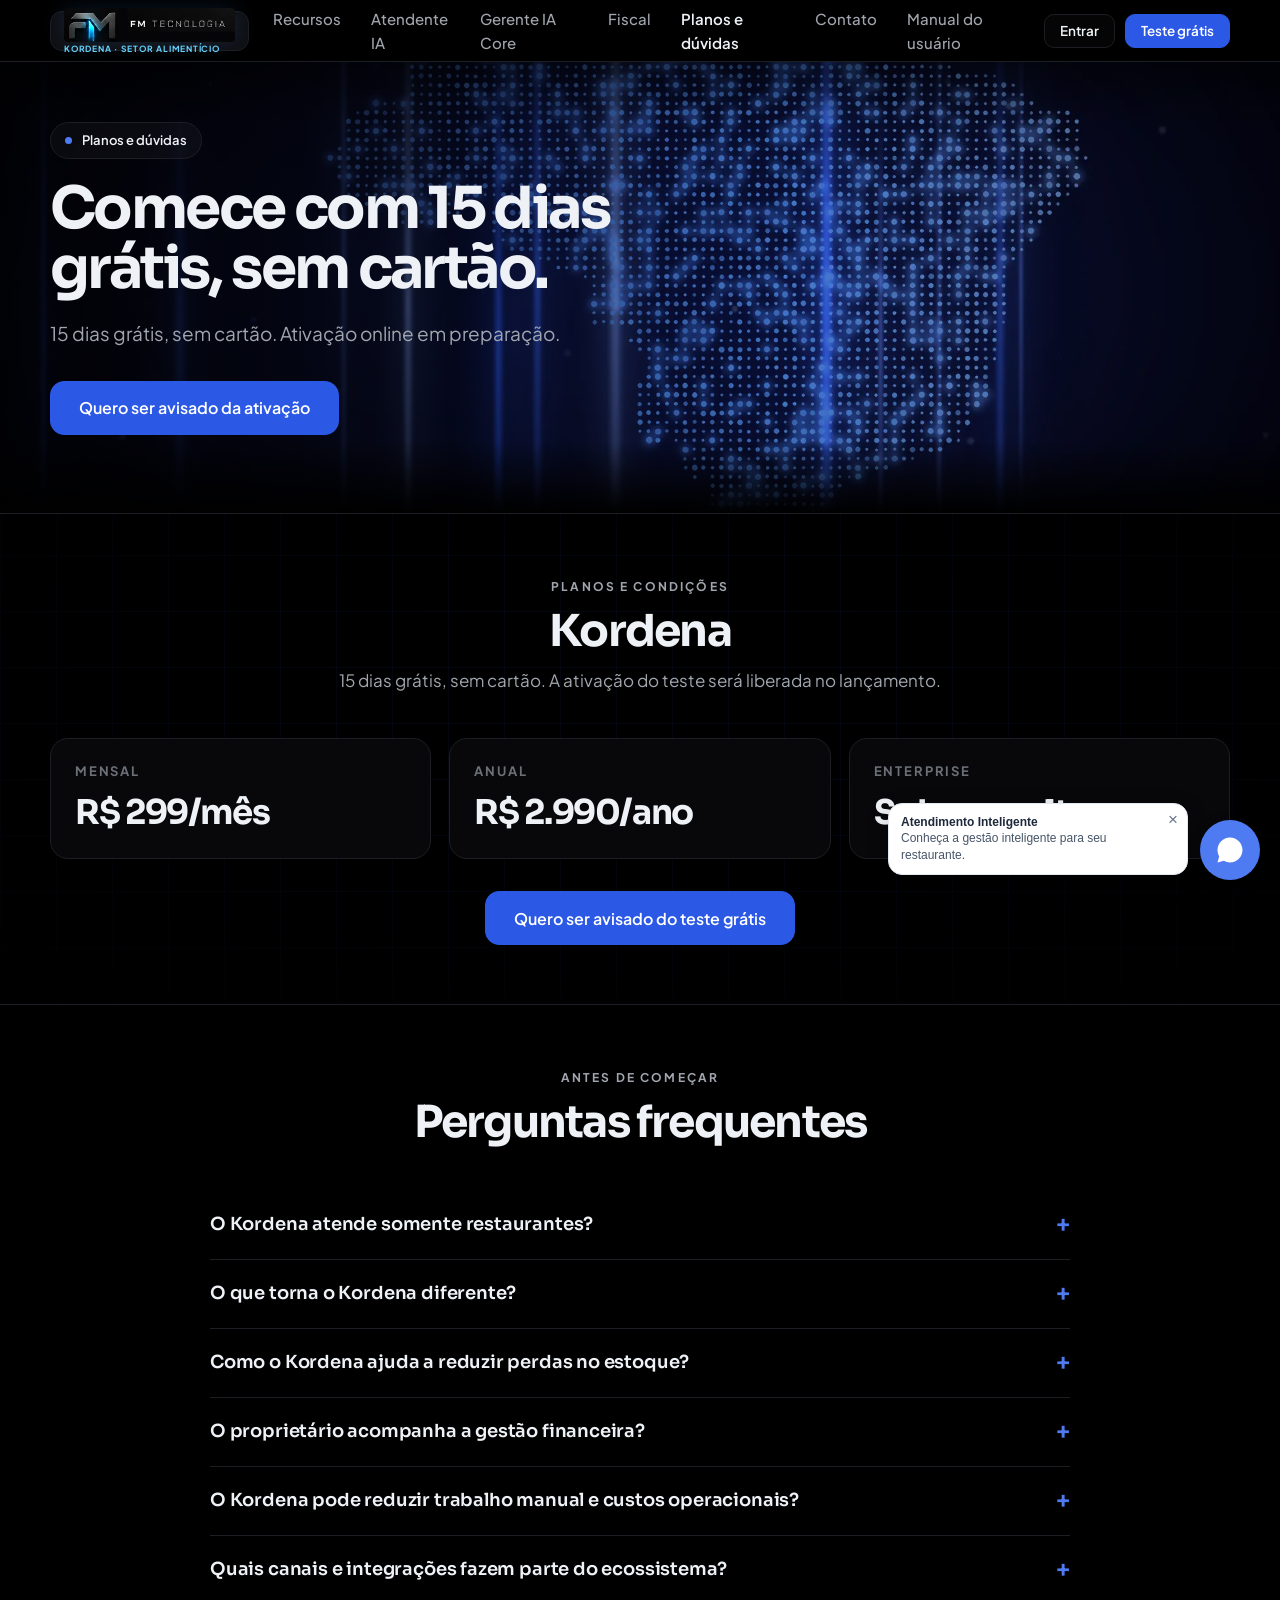
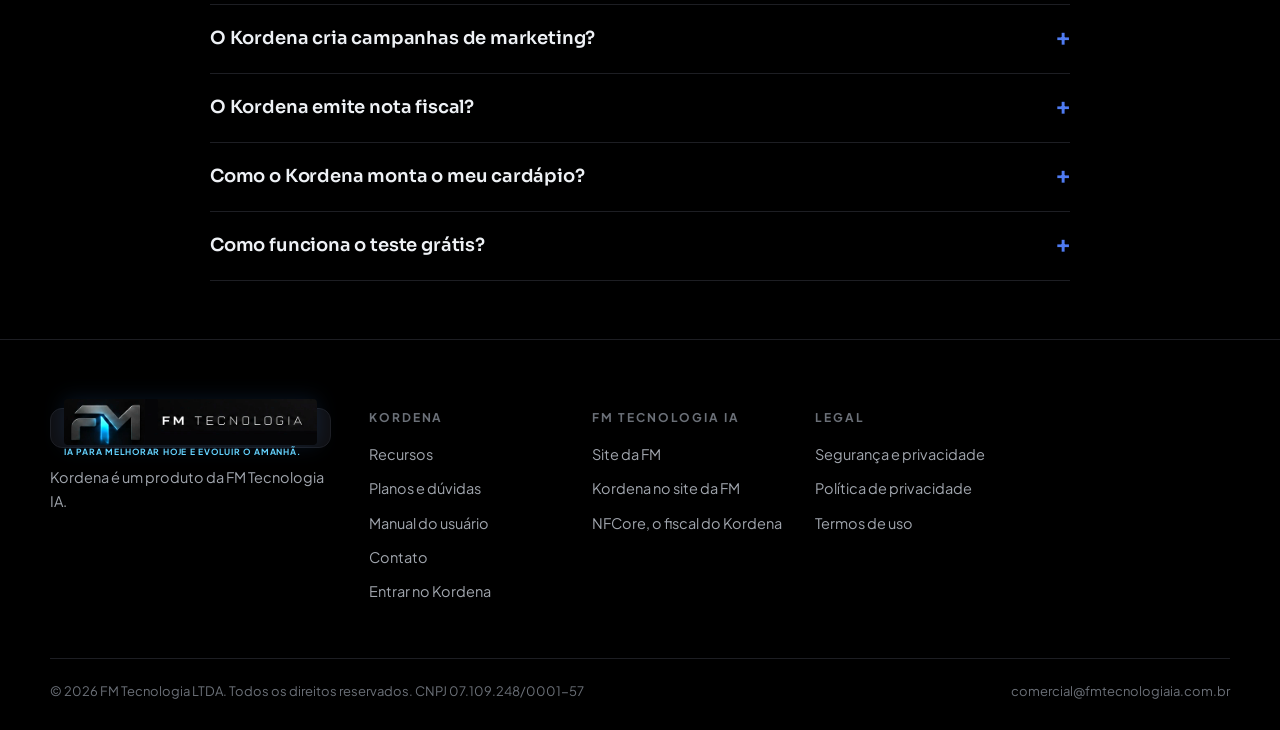
<file: planos.html>
<!doctype html><html lang="pt-BR" data-p="kordena"><head><meta charset="utf-8"><meta name="viewport" content="width=device-width,initial-scale=1"><title>Planos e dúvidas — Kordena</title><meta name="description" content="Preços do Kordena, como funciona o teste grátis de 15 dias e as respostas para as dúvidas mais comuns."><meta property="og:title" content="Planos e dúvidas — Kordena"><meta property="og:description" content="Preços do Kordena, como funciona o teste grátis de 15 dias e as respostas para as dúvidas mais comuns."><meta property="og:type" content="website"><meta name="twitter:card" content="summary_large_image"><link rel="icon" type="image/png" href="assets/brand/fm/favicon.png">
<link rel="preconnect" href="https://fonts.googleapis.com"><link rel="preconnect" href="https://fonts.gstatic.com" crossorigin><link href="https://fonts.googleapis.com/css2?family=Plus+Jakarta+Sans:wght@400;500;600;700&family=Sora:wght@500;600;700;800&display=swap" rel="stylesheet"><link rel="stylesheet" href="assets/site.css?v=7cc5dd1b"></head><body>
<a class="skip" href="#conteudo">Pular para o conteúdo</a><header class="nav"><div class="wrap"><a class="brand" href="index.html"><span class="wm"><img src="assets/brand/fm/logo-fm.webp" width="626" height="114" alt="FM Tecnologia IA"><small>Kordena · Setor alimentício</small></span></a>
<nav class="menu" id="menu" aria-label="Principal"><a href="recursos.html" class="">Recursos</a><a href="index.html#atendente" class="">Atendente IA</a><a href="index.html#core" class="">Gerente IA Core</a><a href="index.html#fiscal" class="">Fiscal</a><a href="planos.html" class="on">Planos e dúvidas</a><a href="contato.html" class="">Contato</a><a href="manual.html" class="">Manual do usuário</a></nav>
<div class="nr"><a class="btn sm" href="https://app.kordenaia.com.br">Entrar</a><a class="btn sm k" href="planos.html">Teste grátis</a><button class="burger" id="burger" aria-label="Menu">☰</button></div>
</div>
</header>
<main id="conteudo"><section class="phero"><div class="wrap"><div class="pg"><div><span class="eb"><i></i>Planos e dúvidas</span><h1>Comece com 15 dias grátis, sem cartão.</h1>
<p class="lead">15 dias grátis, sem cartão. Ativação online em preparação.</p>
<div class="b"><a class="btn p l" href="https://wa.me/5511978350851?text=Ol%C3%A1!%20Tenho%20interesse%20no%20teste%20gr%C3%A1tis%20de%2015%20dias%20do%20Kordena.%20Quero%20ser%20avisado%20assim%20que%20a%20ativa%C3%A7%C3%A3o%20estiver%20dispon%C3%ADvel." target="_blank" rel="noopener">Quero ser avisado da ativação</a></div>
</div>
</div>
</div>
</section>
<section class="sec soft" id="planos"><div class="wrap"><div class="sh center"><span class="kick">Planos e condições</span><h2>Kordena</h2>
<p class="sub">15 dias grátis, sem cartão. A ativação do teste será liberada no lançamento.</p>
</div>
<div class="price"><div class="card"><h3>Mensal</h3>
<div class="v">R$ 299/mês</div>
</div>
<div class="card"><h3>Anual</h3>
<div class="v">R$ 2.990/ano</div>
</div>
<div class="card"><h3>Enterprise</h3>
<div class="v">Sob consulta</div>
</div>
</div>
<div class="center" style="margin-top:32px"><a class="btn p l" href="https://wa.me/5511978350851?text=Ol%C3%A1!%20Tenho%20interesse%20no%20teste%20gr%C3%A1tis%20de%2015%20dias%20do%20Kordena.%20Quero%20ser%20avisado%20assim%20que%20a%20ativa%C3%A7%C3%A3o%20estiver%20dispon%C3%ADvel." target="_blank" rel="noopener">Quero ser avisado do teste grátis</a></div>
</div>
</section>
<section class="sec " id="duvidas"><div class="wrap"><div class="sh center"><span class="kick">Antes de começar</span><h2>Perguntas frequentes</h2>
</div>
<div class="faq"><details><summary>O Kordena atende somente restaurantes?</summary>
<p>Não. O Kordena foi desenvolvido para restaurantes, pizzarias, bares, padarias, hamburguerias, pastelarias, casas de espetinhos e outros negócios do setor alimentício que precisam integrar operação, vendas e gestão.</p>
</details>
<details><summary>O que torna o Kordena diferente?</summary>
<p>O Gerente IA Core é o cérebro da plataforma. Ele conecta dados e processos de atendimento, pedidos, produção, estoque, delivery, clientes, marketing e financeiro para coordenar a gestão de ponta a ponta e transformar áreas isoladas em uma visão integrada do negócio.</p>
</details>
<details><summary>Como o Kordena ajuda a reduzir perdas no estoque?</summary>
<p>Cada produto usado em um pedido dá baixa automática no estoque, e o sistema mantém a quantidade atualizada, acompanha a validade, avisa quando um item está perto de vencer e identifica riscos de falta. Também sugere uma campanha para dar saída aos produtos próximos do vencimento, e só a cria se você permitir.</p>
</details>
<details><summary>O proprietário acompanha a gestão financeira?</summary>
<p>Sim. O Kordena oferece indicadores financeiros para acompanhar faturamento, custo dos produtos (CMV), lucro bruto e margens, ajudando o gestor a entender o desempenho econômico da operação. Ele não substitui a contabilidade nem apresenta lucro líquido.</p>
</details>
<details><summary>O Kordena pode reduzir trabalho manual e custos operacionais?</summary>
<p>O Kordena centraliza e automatiza atividades como conferências, acompanhamento de estoque, cruzamento de informações, relatórios e monitoramento operacional. Isso pode reduzir retrabalho e melhorar o aproveitamento da equipe, sem prometer uma redução específica de quadro ou percentual de economia.</p>
</details>
<details><summary>Quais canais e integrações fazem parte do ecossistema?</summary>
<p>O Kordena reúne salão, balcão, delivery próprio, atendimento por WhatsApp e os pedidos do iFood e do 99Food na mesma visão operacional. A integração com o Keeta depende de homologação da plataforma. O Google Maps calcula distância, prazo e taxa no delivery. A ativação de cada integração acontece conforme a implantação do estabelecimento.</p>
</details>
<details><summary>O Kordena cria campanhas de marketing?</summary>
<p>Sim. A IA do Kordena cria campanhas orgânicas para o Facebook e o Instagram e faz disparos por WhatsApp para a sua base de clientes, pelas contas do seu negócio e com a sua aprovação. Também cuida de cashback e do resgate de clientes. Gestão de tráfego pago não faz parte desta versão.</p>
</details>
<details><summary>O Kordena emite nota fiscal?</summary>
<p>Sim, por meio do NFCore, a infraestrutura fiscal da FM Tecnologia IA: NFC-e, NF-e e NFS-e. Você configura se a nota sai automaticamente a cada venda ou só quando o cliente pedir. A emissão usa o certificado digital e as credenciais do seu estabelecimento e depende da UF e do município.</p>
</details>
<details><summary>Como o Kordena monta o meu cardápio?</summary>
<p>Você envia o cardápio em arquivo, como foto, PDF ou texto, e a IA monta o cardápio no sistema e escreve a descrição de cada prato. O mesmo cardápio alimenta o PDV, o delivery e as campanhas.</p>
</details>
<details><summary>Como funciona o teste grátis?</summary>
<p>A política prevista para o Kordena é de 15 dias sem cartão. A ativação online pelo site está em preparação; enquanto isso, o interessado pode registrar seu interesse diretamente com a FM Tecnologia IA.</p>
</details>
</div>
</div>
</section>
</main>
<footer class="foot"><div class="wrap"><div class="g">
<div><a class="brand" href="index.html"><span class="wm"><img src="assets/brand/fm/logo-fm.webp" width="626" height="114" alt="FM Tecnologia IA"><small>IA para melhorar hoje e evoluir o amanhã.</small></span></a><p>Kordena é um produto da FM Tecnologia IA.</p>
</div>
<div><h6>Kordena</h6>
<ul><li><a href="recursos.html">Recursos</a></li>
<li><a href="planos.html">Planos e dúvidas</a></li><li><a href="manual.html">Manual do usuário</a></li>
<li><a href="contato.html">Contato</a></li>
<li><a href="https://app.kordenaia.com.br">Entrar no Kordena</a></li>
</ul>
</div>
<div><h6>FM Tecnologia IA</h6>
<ul><li><a href="https://fmtecnologiaia.com.br">Site da FM</a></li>
<li><a href="https://fmtecnologiaia.com.br/produtos/kordena">Kordena no site da FM</a></li>
<li><a href="https://fmtecnologiaia.com.br/produtos/nfcore">NFCore, o fiscal do Kordena</a></li>
</ul>
</div>
<div><h6>Legal</h6>
<ul><li><a href="https://fmtecnologiaia.com.br/seguranca">Segurança e privacidade</a></li>
<li><a href="https://fmtecnologiaia.com.br/privacidade">Política de privacidade</a></li>
<li><a href="https://fmtecnologiaia.com.br/termos">Termos de uso</a></li>
</ul>
</div>
</div>
<div class="fb"><span>© 2026 FM Tecnologia LTDA. Todos os direitos reservados. CNPJ 07.109.248/0001-57</span><span>comercial@fmtecnologiaia.com.br</span></div>
</div>
</footer>
<script src="assets/site.js" defer></script><script>window.FM_CHAT_CONFIG={site:"kordena",productName:"Kordena",accentColor:"#4F7BF2",avatarInitial:"K",greeting:"Olá! Posso te ajudar a conhecer a Kordena. Pergunte sobre planos ou como funciona.",apiBase:"https://saas.atendevendeia.com.br/v1/web",whatsappNumber:"5511978350851",whatsappPrefill:"Olá! Vim pelo site do Kordena e quero tirar uma dúvida."};</script><script src="assets/fm-chat-widget.js" defer></script></body></html>
</file>
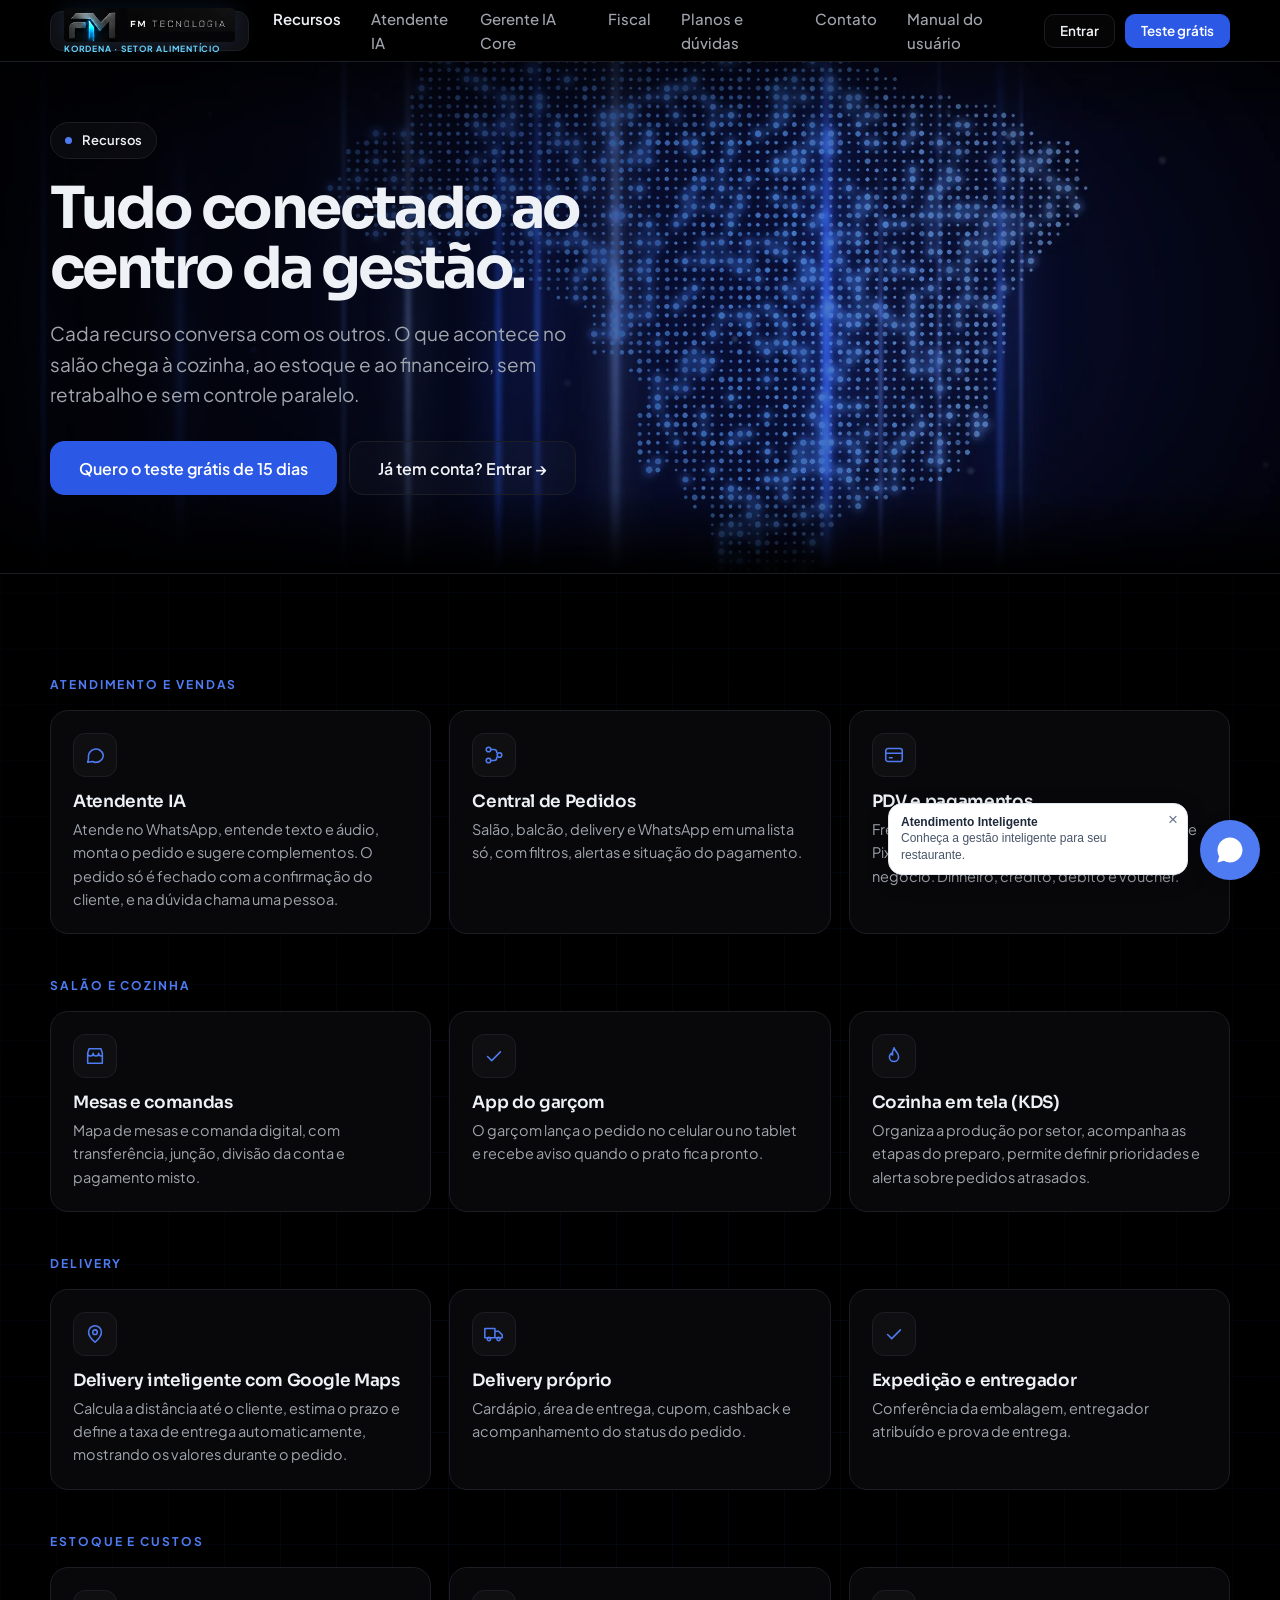
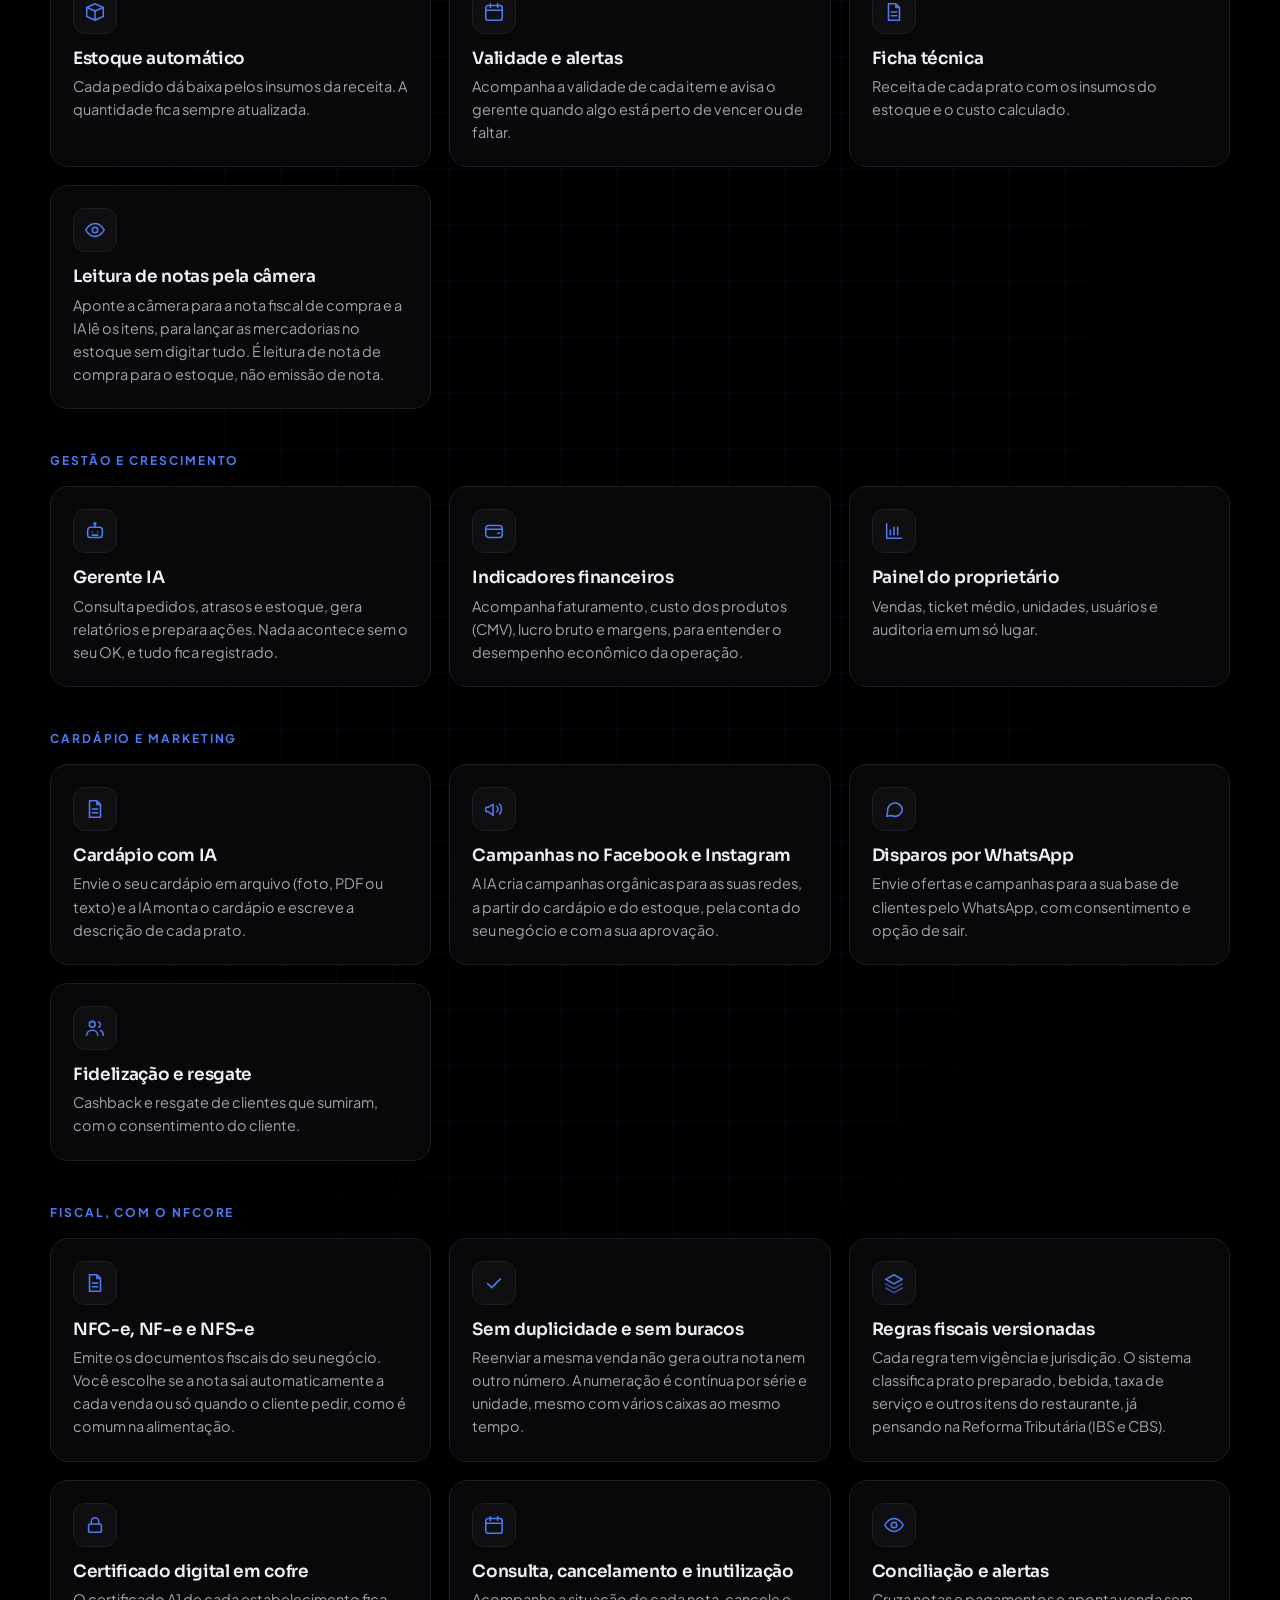
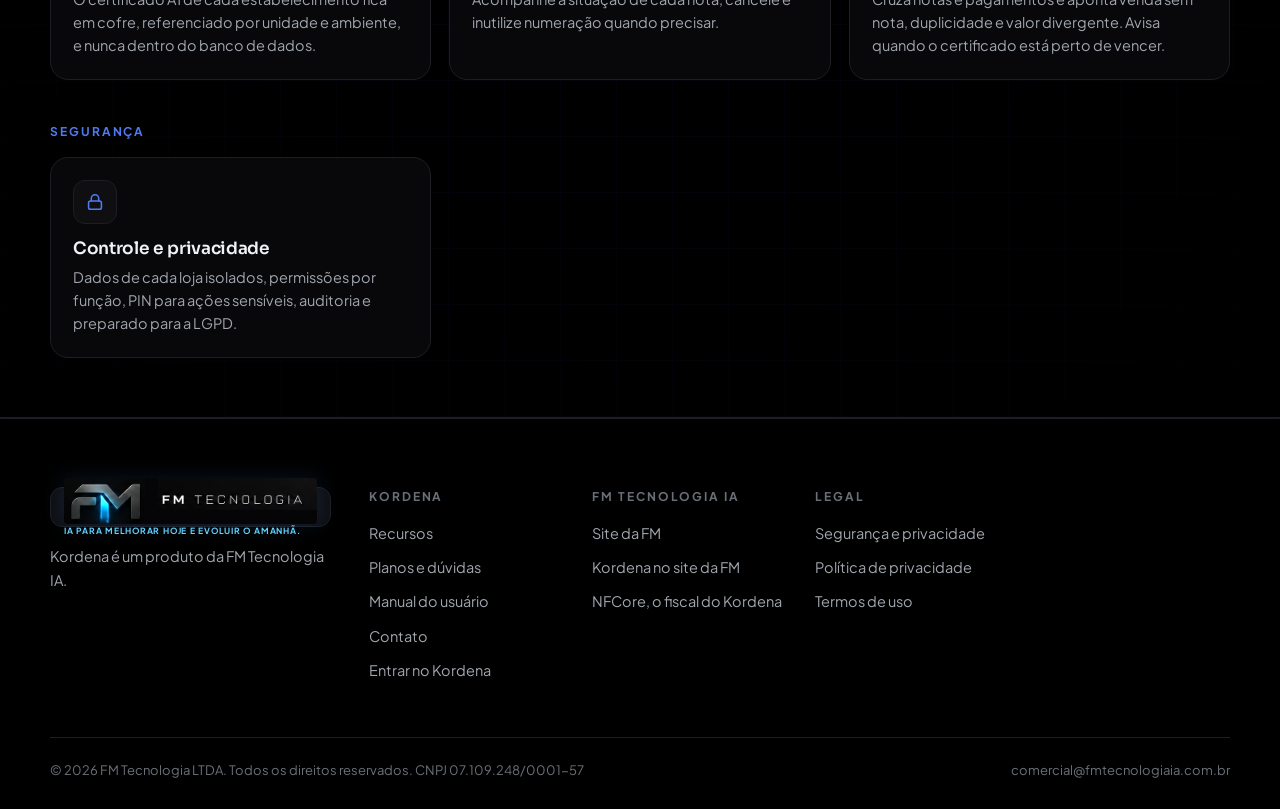
<file: recursos.html>
<!doctype html><html lang="pt-BR" data-p="kordena"><head><meta charset="utf-8"><meta name="viewport" content="width=device-width,initial-scale=1"><title>Recursos do Kordena — atendimento, salão, cozinha, delivery, estoque, marketing e fiscal</title><meta name="description" content="Tudo o que o Kordena faz: atendente IA, central de pedidos, PDV, mesas e comandas, KDS, delivery com Google Maps, estoque automático, marketing e fiscal com NFCore."><meta property="og:title" content="Recursos do Kordena — atendimento, salão, cozinha, delivery, estoque, marketing e fiscal"><meta property="og:description" content="Tudo o que o Kordena faz: atendente IA, central de pedidos, PDV, mesas e comandas, KDS, delivery com Google Maps, estoque automático, marketing e fiscal com NFCore."><meta property="og:type" content="website"><meta name="twitter:card" content="summary_large_image"><link rel="icon" type="image/png" href="assets/brand/fm/favicon.png">
<link rel="preconnect" href="https://fonts.googleapis.com"><link rel="preconnect" href="https://fonts.gstatic.com" crossorigin><link href="https://fonts.googleapis.com/css2?family=Plus+Jakarta+Sans:wght@400;500;600;700&family=Sora:wght@500;600;700;800&display=swap" rel="stylesheet"><link rel="stylesheet" href="assets/site.css?v=7cc5dd1b"></head><body>
<a class="skip" href="#conteudo">Pular para o conteúdo</a><header class="nav"><div class="wrap"><a class="brand" href="index.html"><span class="wm"><img src="assets/brand/fm/logo-fm.webp" width="626" height="114" alt="FM Tecnologia IA"><small>Kordena · Setor alimentício</small></span></a>
<nav class="menu" id="menu" aria-label="Principal"><a href="recursos.html" class="on">Recursos</a><a href="index.html#atendente" class="">Atendente IA</a><a href="index.html#core" class="">Gerente IA Core</a><a href="index.html#fiscal" class="">Fiscal</a><a href="planos.html" class="">Planos e dúvidas</a><a href="contato.html" class="">Contato</a><a href="manual.html" class="">Manual do usuário</a></nav>
<div class="nr"><a class="btn sm" href="https://app.kordenaia.com.br">Entrar</a><a class="btn sm k" href="planos.html">Teste grátis</a><button class="burger" id="burger" aria-label="Menu">☰</button></div>
</div>
</header>
<main id="conteudo"><section class="phero"><div class="wrap"><div class="pg"><div><span class="eb"><i></i>Recursos</span><h1>Tudo conectado ao centro da gestão.</h1>
<p class="lead">Cada recurso conversa com os outros. O que acontece no salão chega à cozinha, ao estoque e ao financeiro, sem retrabalho e sem controle paralelo.</p>
<div class="b"><a class="btn p l" href="planos.html">Quero o teste grátis de 15 dias</a><a class="btn l" href="https://app.kordenaia.com.br">Já tem conta? Entrar →</a></div>
</div>
</div>
</div>
</section>
<section class="sec soft" id="recursos"><div class="wrap"><h3 class="gh">Atendimento e vendas</h3>
<div class="grid g3" style="margin-top:18px"><div class="card sm"><div class="ic"><svg class="i" viewBox="0 0 24 24" aria-hidden="true"><path d="M21 12a8 8 0 0 1-11.6 7.1L4 20l1-4.6A8 8 0 1 1 21 12Z"/></svg></div>
<h3>Atendente IA</h3>
<p>Atende no WhatsApp, entende texto e áudio, monta o pedido e sugere complementos. O pedido só é fechado com a confirmação do cliente, e na dúvida chama uma pessoa.</p>
</div>
<div class="card sm"><div class="ic"><svg class="i" viewBox="0 0 24 24" aria-hidden="true"><circle cx="6" cy="6" r="2.5"/><circle cx="18" cy="12" r="2.5"/><circle cx="6" cy="18" r="2.5"/><path d="M8.5 6H12a3 3 0 0 1 3 3v.5M8.5 18H12a3 3 0 0 0 3-3v-.5"/></svg></div>
<h3>Central de Pedidos</h3>
<p>Salão, balcão, delivery e WhatsApp em uma lista só, com filtros, alertas e situação do pagamento.</p>
</div>
<div class="card sm"><div class="ic"><svg class="i" viewBox="0 0 24 24" aria-hidden="true"><rect x="3" y="5" width="18" height="14" rx="2.5"/><path d="M3 10h18M7 15h3"/></svg></div>
<h3>PDV e pagamentos</h3>
<p>Frente de caixa com carrinho, troco, cashback e Pix, pelo PagBank ou Mercado Pago do seu negócio. Dinheiro, crédito, débito e voucher.</p>
</div>
</div>
<h3 class="gh">Salão e cozinha</h3>
<div class="grid g3" style="margin-top:18px"><div class="card sm"><div class="ic"><svg class="i" viewBox="0 0 24 24" aria-hidden="true"><path d="M4 9 5.5 4h13L20 9M4 9v11h16V9M4 9c0 1.7 1.3 3 3 3s3-1.3 3-3c0 1.7 1.3 3 3 3s3-1.3 3-3c0 1.7 1.3 3 3 3"/></svg></div>
<h3>Mesas e comandas</h3>
<p>Mapa de mesas e comanda digital, com transferência, junção, divisão da conta e pagamento misto.</p>
</div>
<div class="card sm"><div class="ic"><svg class="i" viewBox="0 0 24 24" aria-hidden="true"><path d="m5 12.5 4.5 4.5L19 7.5"/></svg></div>
<h3>App do garçom</h3>
<p>O garçom lança o pedido no celular ou no tablet e recebe aviso quando o prato fica pronto.</p>
</div>
<div class="card sm"><div class="ic"><svg class="i" viewBox="0 0 24 24" aria-hidden="true"><path d="M12 3c1 4 5 5 5 10a5 5 0 0 1-10 0c0-2 1-3 2-4 0 2 1 2 1.5 2C10 8 11 5 12 3Z"/></svg></div>
<h3>Cozinha em tela (KDS)</h3>
<p>Organiza a produção por setor, acompanha as etapas do preparo, permite definir prioridades e alerta sobre pedidos atrasados.</p>
</div>
</div>
<h3 class="gh">Delivery</h3>
<div class="grid g3" style="margin-top:18px"><div class="card sm"><div class="ic"><svg class="i" viewBox="0 0 24 24" aria-hidden="true"><path d="M12 21s7-6.2 7-11a7 7 0 0 0-14 0c0 4.8 7 11 7 11Z"/><circle cx="12" cy="10" r="2.5"/></svg></div>
<h3>Delivery inteligente com Google Maps</h3>
<p>Calcula a distância até o cliente, estima o prazo e define a taxa de entrega automaticamente, mostrando os valores durante o pedido.</p>
</div>
<div class="card sm"><div class="ic"><svg class="i" viewBox="0 0 24 24" aria-hidden="true"><path d="M2 6h11v10H2zM13 9h4l4 4v3h-8"/><circle cx="6.5" cy="17.5" r="1.8"/><circle cx="17" cy="17.5" r="1.8"/></svg></div>
<h3>Delivery próprio</h3>
<p>Cardápio, área de entrega, cupom, cashback e acompanhamento do status do pedido.</p>
</div>
<div class="card sm"><div class="ic"><svg class="i" viewBox="0 0 24 24" aria-hidden="true"><path d="m5 12.5 4.5 4.5L19 7.5"/></svg></div>
<h3>Expedição e entregador</h3>
<p>Conferência da embalagem, entregador atribuído e prova de entrega.</p>
</div>
</div>
<h3 class="gh">Estoque e custos</h3>
<div class="grid g3" style="margin-top:18px"><div class="card sm"><div class="ic"><svg class="i" viewBox="0 0 24 24" aria-hidden="true"><path d="m3 7 9-4 9 4-9 4-9-4Z"/><path d="M3 7v10l9 4 9-4V7M12 11v10"/></svg></div>
<h3>Estoque automático</h3>
<p>Cada pedido dá baixa pelos insumos da receita. A quantidade fica sempre atualizada.</p>
</div>
<div class="card sm"><div class="ic"><svg class="i" viewBox="0 0 24 24" aria-hidden="true"><rect x="3" y="5" width="18" height="16" rx="2.5"/><path d="M3 10h18M8 3v4M16 3v4"/></svg></div>
<h3>Validade e alertas</h3>
<p>Acompanha a validade de cada item e avisa o gerente quando algo está perto de vencer ou de faltar.</p>
</div>
<div class="card sm"><div class="ic"><svg class="i" viewBox="0 0 24 24" aria-hidden="true"><path d="M6 3h8l4 4v14H6zM14 3v4h4M9 12h6M9 16h6"/></svg></div>
<h3>Ficha técnica</h3>
<p>Receita de cada prato com os insumos do estoque e o custo calculado.</p>
</div>
<div class="card sm"><div class="ic"><svg class="i" viewBox="0 0 24 24" aria-hidden="true"><path d="M2 12s3.6-7 10-7 10 7 10 7-3.6 7-10 7S2 12 2 12Z"/><circle cx="12" cy="12" r="3"/></svg></div>
<h3>Leitura de notas pela câmera</h3>
<p>Aponte a câmera para a nota fiscal de compra e a IA lê os itens, para lançar as mercadorias no estoque sem digitar tudo. É leitura de nota de compra para o estoque, não emissão de nota.</p>
</div>
</div>
<h3 class="gh">Gestão e crescimento</h3>
<div class="grid g3" style="margin-top:18px"><div class="card sm"><div class="ic"><svg class="i" viewBox="0 0 24 24" aria-hidden="true"><rect x="4" y="8" width="16" height="11" rx="3"/><path d="M12 8V5M9 13h.01M15 13h.01M9 16.5h6"/><circle cx="12" cy="4" r="1"/></svg></div>
<h3>Gerente IA</h3>
<p>Consulta pedidos, atrasos e estoque, gera relatórios e prepara ações. Nada acontece sem o seu OK, e tudo fica registrado.</p>
</div>
<div class="card sm"><div class="ic"><svg class="i" viewBox="0 0 24 24" aria-hidden="true"><rect x="3" y="6" width="18" height="13" rx="3"/><path d="M3 10h18M16 14.5h2"/></svg></div>
<h3>Indicadores financeiros</h3>
<p>Acompanha faturamento, custo dos produtos (CMV), lucro bruto e margens, para entender o desempenho econômico da operação.</p>
</div>
<div class="card sm"><div class="ic"><svg class="i" viewBox="0 0 24 24" aria-hidden="true"><path d="M4 20V4M4 20h16M8 16v-5M12 16V8M16 16v-8"/></svg></div>
<h3>Painel do proprietário</h3>
<p>Vendas, ticket médio, unidades, usuários e auditoria em um só lugar.</p>
</div>
</div>
<h3 class="gh">Cardápio e marketing</h3>
<div class="grid g3" style="margin-top:18px"><div class="card sm"><div class="ic"><svg class="i" viewBox="0 0 24 24" aria-hidden="true"><path d="M6 3h8l4 4v14H6zM14 3v4h4M9 12h6M9 16h6"/></svg></div>
<h3>Cardápio com IA</h3>
<p>Envie o seu cardápio em arquivo (foto, PDF ou texto) e a IA monta o cardápio e escreve a descrição de cada prato.</p>
</div>
<div class="card sm"><div class="ic"><svg class="i" viewBox="0 0 24 24" aria-hidden="true"><path d="M3 11v3a1 1 0 0 0 1 1h2l5 4V7L6 10H4a1 1 0 0 0-1 1ZM15 9a4 4 0 0 1 0 6M18 6.5a8 8 0 0 1 0 11"/></svg></div>
<h3>Campanhas no Facebook e Instagram</h3>
<p>A IA cria campanhas orgânicas para as suas redes, a partir do cardápio e do estoque, pela conta do seu negócio e com a sua aprovação.</p>
</div>
<div class="card sm"><div class="ic"><svg class="i" viewBox="0 0 24 24" aria-hidden="true"><path d="M21 12a8 8 0 0 1-11.6 7.1L4 20l1-4.6A8 8 0 1 1 21 12Z"/></svg></div>
<h3>Disparos por WhatsApp</h3>
<p>Envie ofertas e campanhas para a sua base de clientes pelo WhatsApp, com consentimento e opção de sair.</p>
</div>
<div class="card sm"><div class="ic"><svg class="i" viewBox="0 0 24 24" aria-hidden="true"><circle cx="9" cy="8" r="3.2"/><path d="M3 20c0-3.3 2.7-5.5 6-5.5s6 2.2 6 5.5M16 5.5a3 3 0 0 1 0 5.6M18 14.8c1.8.6 3 2.3 3 5.2"/></svg></div>
<h3>Fidelização e resgate</h3>
<p>Cashback e resgate de clientes que sumiram, com o consentimento do cliente.</p>
</div>
</div>
<h3 class="gh">Fiscal, com o NFCore</h3>
<div class="grid g3" style="margin-top:18px"><div class="card sm"><div class="ic"><svg class="i" viewBox="0 0 24 24" aria-hidden="true"><path d="M6 3h8l4 4v14H6zM14 3v4h4M9 12h6M9 16h6"/></svg></div>
<h3>NFC-e, NF-e e NFS-e</h3>
<p>Emite os documentos fiscais do seu negócio. Você escolhe se a nota sai automaticamente a cada venda ou só quando o cliente pedir, como é comum na alimentação.</p>
</div>
<div class="card sm"><div class="ic"><svg class="i" viewBox="0 0 24 24" aria-hidden="true"><path d="m5 12.5 4.5 4.5L19 7.5"/></svg></div>
<h3>Sem duplicidade e sem buracos</h3>
<p>Reenviar a mesma venda não gera outra nota nem outro número. A numeração é contínua por série e unidade, mesmo com vários caixas ao mesmo tempo.</p>
</div>
<div class="card sm"><div class="ic"><svg class="i" viewBox="0 0 24 24" aria-hidden="true"><path d="m12 3 9 5-9 5-9-5 9-5Z"/><path d="m3 13 9 5 9-5M3 17.5l9 5 9-5" opacity=".6"/></svg></div>
<h3>Regras fiscais versionadas</h3>
<p>Cada regra tem vigência e jurisdição. O sistema classifica prato preparado, bebida, taxa de serviço e outros itens do restaurante, já pensando na Reforma Tributária (IBS e CBS).</p>
</div>
<div class="card sm"><div class="ic"><svg class="i" viewBox="0 0 24 24" aria-hidden="true"><rect x="5" y="11" width="14" height="9" rx="2"/><path d="M8 11V8a4 4 0 0 1 8 0v3"/></svg></div>
<h3>Certificado digital em cofre</h3>
<p>O certificado A1 de cada estabelecimento fica em cofre, referenciado por unidade e ambiente, e nunca dentro do banco de dados.</p>
</div>
<div class="card sm"><div class="ic"><svg class="i" viewBox="0 0 24 24" aria-hidden="true"><rect x="3" y="5" width="18" height="16" rx="2.5"/><path d="M3 10h18M8 3v4M16 3v4"/></svg></div>
<h3>Consulta, cancelamento e inutilização</h3>
<p>Acompanhe a situação de cada nota, cancele e inutilize numeração quando precisar.</p>
</div>
<div class="card sm"><div class="ic"><svg class="i" viewBox="0 0 24 24" aria-hidden="true"><path d="M2 12s3.6-7 10-7 10 7 10 7-3.6 7-10 7S2 12 2 12Z"/><circle cx="12" cy="12" r="3"/></svg></div>
<h3>Conciliação e alertas</h3>
<p>Cruza notas e pagamentos e aponta venda sem nota, duplicidade e valor divergente. Avisa quando o certificado está perto de vencer.</p>
</div>
</div>
<h3 class="gh">Segurança</h3>
<div class="grid g3" style="margin-top:18px"><div class="card sm"><div class="ic"><svg class="i" viewBox="0 0 24 24" aria-hidden="true"><rect x="5" y="11" width="14" height="9" rx="2"/><path d="M8 11V8a4 4 0 0 1 8 0v3"/></svg></div>
<h3>Controle e privacidade</h3>
<p>Dados de cada loja isolados, permissões por função, PIN para ações sensíveis, auditoria e preparado para a LGPD.</p>
</div>
</div>
</div>
</section>
</main>
<footer class="foot"><div class="wrap"><div class="g">
<div><a class="brand" href="index.html"><span class="wm"><img src="assets/brand/fm/logo-fm.webp" width="626" height="114" alt="FM Tecnologia IA"><small>IA para melhorar hoje e evoluir o amanhã.</small></span></a><p>Kordena é um produto da FM Tecnologia IA.</p>
</div>
<div><h6>Kordena</h6>
<ul><li><a href="recursos.html">Recursos</a></li>
<li><a href="planos.html">Planos e dúvidas</a></li><li><a href="manual.html">Manual do usuário</a></li>
<li><a href="contato.html">Contato</a></li>
<li><a href="https://app.kordenaia.com.br">Entrar no Kordena</a></li>
</ul>
</div>
<div><h6>FM Tecnologia IA</h6>
<ul><li><a href="https://fmtecnologiaia.com.br">Site da FM</a></li>
<li><a href="https://fmtecnologiaia.com.br/produtos/kordena">Kordena no site da FM</a></li>
<li><a href="https://fmtecnologiaia.com.br/produtos/nfcore">NFCore, o fiscal do Kordena</a></li>
</ul>
</div>
<div><h6>Legal</h6>
<ul><li><a href="https://fmtecnologiaia.com.br/seguranca">Segurança e privacidade</a></li>
<li><a href="https://fmtecnologiaia.com.br/privacidade">Política de privacidade</a></li>
<li><a href="https://fmtecnologiaia.com.br/termos">Termos de uso</a></li>
</ul>
</div>
</div>
<div class="fb"><span>© 2026 FM Tecnologia LTDA. Todos os direitos reservados. CNPJ 07.109.248/0001-57</span><span>comercial@fmtecnologiaia.com.br</span></div>
</div>
</footer>
<script src="assets/site.js" defer></script><script>window.FM_CHAT_CONFIG={site:"kordena",productName:"Kordena",accentColor:"#4F7BF2",avatarInitial:"K",greeting:"Olá! Posso te ajudar a conhecer a Kordena. Pergunte sobre planos ou como funciona.",apiBase:"https://saas.atendevendeia.com.br/v1/web",whatsappNumber:"5511978350851",whatsappPrefill:"Olá! Vim pelo site do Kordena e quero tirar uma dúvida."};</script><script src="assets/fm-chat-widget.js" defer></script></body></html>
</file>
<file: assets/site.css>
/* FM Tecnologia — design escuro: o preto domina, a cor de cada produto aparece só em detalhes.
   Institucional = preto + prata. Cada página de produto troca apenas as variáveis de acento (html[data-p]). */
:root{
  --fd:Sora,Inter,"Helvetica Neue",Arial,sans-serif;--fb:"Plus Jakarta Sans",Inter,"Helvetica Neue",Arial,sans-serif;
  --bg:#000;--s1:#010101;--s2:#030304;--ln:#1B1E26;--tx:#EEF1F5;--mu:#9AA2AF;--dim:#6B7280;
  --a:#C9CFD8;--a2:#F4F6F9;--argb:201,208,220;--hl:#B9C0CC;--btn:#F4F6F9;--btnfg:#0A0B0E;--glow:.05;
  --ok:#52D6A0;--am:#E6C46E;
  --ink:var(--tx);--t2:var(--mu);--t3:var(--dim);--card:var(--s1);--line:var(--ln);--soft:var(--s1);--blue:var(--a);
}
/* acento por produto (só muda a cor de destaque; o fundo continua preto) */
html[data-p=kordena]{--bg:#000;--s1:#010101;--s2:#030304;--ln:#16234A;--mu:#9AA8C7;--dim:#6475A0;--a:#4F7BF2;--a2:#8FADFA;--argb:43,89,230;--hl:#8FADFA;--btn:#2B59E6;--btnfg:#fff;--glow:.11}
html[data-p=iron-fit]{--bg:#000;--s1:#010101;--s2:#030304;--ln:#1E2813;--mu:#A2AE95;--dim:#6F7C62;--a:#2BF47A;--a2:#7DFFB1;--argb:43,244,122;--hl:#7DFFB1;--btn:#2BF47A;--btnfg:#03140A;--glow:.08}
html[data-p=nfcore]{--bg:#000;--s1:#010101;--s2:#030304;--ln:#251E44;--mu:#A59FBF;--dim:#706A8E;--a:#9E11D6;--a2:#C77DFF;--argb:158,17,214;--hl:#C77DFF;--btn:#8A0FC0;--btnfg:#fff;--glow:.16}
html[data-p=command]{--bg:#000;--s1:#010101;--s2:#030304;--ln:#2A2416;--mu:#B0A892;--dim:#7C7560;--a:#FF9F1C;--a2:#FFC46B;--argb:255,159,28;--hl:#FFC46B;--btn:#FF9F1C;--btnfg:#1A0E00;--glow:.07}
html[data-p=atendevendeia]{--bg:#000;--s1:#010101;--s2:#030304;--ln:#12302B;--mu:#93B2AD;--dim:#5F807B;--a:#19D3C5;--a2:#6BE7DC;--argb:25,211,197;--hl:#6BE7DC;--btn:#19D3C5;--btnfg:#021210;--glow:.08}
html[data-p=campaia]{--bg:#000;--s1:#010101;--s2:#030304;--ln:#33182F;--mu:#BC9FB7;--dim:#86687F;--a:#F0509B;--a2:#F58BBD;--argb:240,80,155;--hl:#F58BBD;--btn:#F0509B;--btnfg:#fff;--glow:.09}
html[data-p=erp-core]{--bg:#000;--s1:#010101;--s2:#030304;--ln:#37221A;--mu:#BAA595;--dim:#85715F;--a:#FF8A3D;--a2:#FFB070;--argb:255,138,61;--hl:#FFB070;--btn:#FF8A3D;--btnfg:#180900;--glow:.08}
html[data-p=super-core-extreme]{--bg:#000;--s1:#010101;--s2:#030304;--ln:#371A1D;--mu:#BA9FA2;--dim:#85686B;--a:#E5484D;--a2:#F08084;--argb:229,72,77;--hl:#F08084;--btn:#E5484D;--btnfg:#fff;--glow:.09}
/* fundo sempre neutro: o preto domina e a cor do produto não "suja" as superfícies (só detalhes usam o acento) */
html[data-p]{--bg:#000;--s1:#08080A;--s2:#0F0F12;--ln:#1D1E23;--mu:#A1A6AE;--dim:#6B7078;--glow:.035}

*{box-sizing:border-box;margin:0;padding:0}html{-webkit-font-smoothing:antialiased;scroll-behavior:smooth;background:var(--bg);color-scheme:dark}
body{font-family:var(--fb);color:var(--tx);background:var(--bg);line-height:1.6;overflow-x:hidden}
a{color:inherit;text-decoration:none}ul{list-style:none}img,svg{max-width:100%}
svg.i{width:22px;height:22px;fill:none;stroke:currentColor;stroke-width:1.7;stroke-linecap:round;stroke-linejoin:round;flex:none}
.wrap{width:min(1180px,100% - 48px);margin:0 auto}
.skip{position:absolute;left:-999px}.skip:focus{left:12px;top:12px;background:#fff;color:#000;padding:8px 12px;z-index:99}
h1,h2,h3,h4,h5{font-family:var(--fd)}

/* nav */
.nav{position:sticky;top:0;z-index:50;height:62px;border-bottom:1px solid var(--ln);background:color-mix(in srgb,var(--bg) 88%,transparent);backdrop-filter:blur(14px)}
.nav .wrap{height:100%;display:flex;align-items:center;justify-content:space-between;gap:24px}
.brand{display:flex;align-items:center;gap:12px;font-weight:800;font-size:20px;white-space:nowrap}
.menu{display:flex;gap:30px;font-size:15px;font-weight:500;color:var(--mu)}
.menu a:hover,.menu a.on{color:var(--tx)}.menu a.on{font-weight:600}
.nr{display:flex;gap:10px;align-items:center}
.burger{display:none;width:40px;height:40px;border-radius:11px;border:1px solid var(--ln);background:var(--s1);color:var(--tx);cursor:pointer;place-items:center}
.btn{display:inline-flex;align-items:center;justify-content:center;gap:9px;height:46px;padding:0 22px;border-radius:12px;font:600 15px var(--fb);border:1px solid var(--ln);background:rgba(255,255,255,.02);color:var(--tx);white-space:nowrap;text-align:center;cursor:pointer;transition:border-color .2s,background .2s}
.btn:hover{border-color:rgba(var(--argb),.55)}
.btn.p,.btn.k{background:var(--btn);border-color:var(--btn);color:var(--btnfg)}.btn.p:hover,.btn.k:hover{filter:brightness(1.07)}
.btn.sm{height:34px;padding:0 15px;font-size:13.5px;border-radius:10px}.btn.l{height:54px;padding:0 28px;font-size:16px;border-radius:14px}
.btn.w{background:var(--btn);border-color:var(--btn);color:var(--btnfg)}.btn.gh{background:transparent}
.btn:focus-visible,.menu a:focus-visible,summary:focus-visible,.pcard:focus-visible{outline:2px solid var(--a2);outline-offset:3px}

/* tipografia */
.eb{display:inline-flex;align-items:center;gap:10px;font-size:13px;font-weight:600;color:var(--tx);background:rgba(255,255,255,.03);border:1px solid var(--ln);padding:7px 14px;border-radius:999px}
.eb i{width:7px;height:7px;border-radius:50%;background:var(--a)}
.kick{font-size:12px;letter-spacing:.18em;text-transform:uppercase;font-weight:700;color:var(--mu)}
h1{font-size:clamp(38px,5.4vw,68px);line-height:1.03;letter-spacing:-.045em;font-weight:700;color:var(--tx)}
h2{font-size:clamp(28px,3.6vw,44px);line-height:1.08;letter-spacing:-.04em;font-weight:700}
h3{font-size:20px;letter-spacing:-.02em;font-weight:600;line-height:1.25}
.lead{font-size:clamp(17px,1.5vw,19px);line-height:1.6;color:var(--mu)}.sub{font-size:17px;line-height:1.6;color:var(--mu)}
.grad{color:var(--hl)}
.sec{padding:clamp(40px,6.5vh,88px) 0;scroll-margin-top:108px}.soft{background:#010102;border-top:1px solid var(--ln);border-bottom:1px solid var(--ln)}.center{text-align:center}.center .lead,.center .sub{margin-left:auto;margin-right:auto}
.dark{background:var(--bg)}
.sh{max-width:780px}.sh.center{margin-left:auto;margin-right:auto}.sh h2{margin:10px 0 12px}
.pill{display:inline-flex;align-items:center;gap:7px;font-size:11.5px;font-weight:600;padding:4px 11px;border-radius:99px;border:1px solid var(--ln);color:var(--mu);white-space:nowrap}
.pill.ok{color:var(--ok);border-color:rgba(82,214,160,.3)}
.card{background:var(--s1);border:1px solid var(--ln);border-radius:18px;padding:24px}
.ic{width:44px;height:44px;border-radius:12px;display:grid;place-items:center;background:var(--s2);color:var(--a);border:1px solid var(--ln);flex:none}

/* hero */
.hero{position:relative;padding:76px 0 56px;background:radial-gradient(55% 50% at 82% 0%,rgba(var(--argb),var(--glow)),transparent 70%)}
.hero::before,.phero::before{content:"";position:absolute;inset:0;pointer-events:none;background:repeating-linear-gradient(0deg,rgba(255,255,255,.075) 0 1px,transparent 1px 56px),repeating-linear-gradient(90deg,rgba(255,255,255,.075) 0 1px,transparent 1px 56px);-webkit-mask:radial-gradient(85% 85% at 50% 30%,#000 30%,transparent);mask:radial-gradient(85% 85% at 50% 30%,#000 30%,transparent)}
.hero .wrap,.phero .wrap{position:relative}
.hgrid{display:grid;grid-template-columns:1.02fr 1fr;gap:64px;align-items:center}
.hero h1{margin:22px 0 20px}
.hero .b,.pg .b{display:flex;gap:12px;flex-wrap:wrap;margin:32px 0 18px}
.hero .note,.pg .note{font-size:13.5px;color:var(--dim)}
.checks{display:flex;gap:20px;flex-wrap:wrap;margin-top:6px;font-size:13.5px;color:var(--mu)}.checks span{display:inline-flex;gap:7px;align-items:center}.checks svg{width:15px;height:15px;color:var(--a)}
.vis{position:relative}
.phero{position:relative;padding:60px 0 60px;background:radial-gradient(55% 60% at 85% 0%,rgba(var(--argb),var(--glow)),transparent 70%)}
.phero h1{margin:20px 0 20px;font-size:clamp(34px,4.6vw,58px)}
.pg{display:grid;grid-template-columns:1.02fr 1fr;gap:60px;align-items:center}
.crumb{font-size:14px;color:var(--dim);margin-bottom:20px;display:block}.crumb:hover{color:var(--tx)}
.float{position:absolute;display:flex;align-items:center;gap:11px;padding:12px 15px;border-radius:14px;background:#030304;border:1px solid rgba(255,255,255,.16);box-shadow:0 24px 50px -20px rgba(0,0,0,.8);z-index:2}
.float b{display:block;font:600 13.5px var(--fd)}.float small{display:block;font-size:11.5px;color:var(--mu)}
.f1{top:-22px;right:-14px}.f2{bottom:-26px;left:-30px;flex-direction:column;align-items:flex-start;gap:3px;animation-delay:-3s}
.float .ic{width:34px;height:34px;border-radius:9px}
@keyframes fl{0%,100%{transform:translateY(0)}50%{transform:translateY(-7px)}}

/* janela de produto */
.win{background:#020203;border:1px solid rgba(255,255,255,.14);border-radius:18px;box-shadow:0 40px 80px -50px rgba(0,0,0,.9),inset 0 1px 0 rgba(255,255,255,.06);overflow:hidden;text-align:left}
.hero .win{transform:none}
.wb{height:42px;border-bottom:1px solid var(--ln);display:flex;align-items:center;gap:8px;padding:0 16px;font-size:12.5px;color:var(--dim)}
.wb b{width:11px;height:11px;border-radius:50%;background:#20232b}.wb span{margin-left:12px;font-weight:600;color:var(--mu)}
.wbody{display:grid;grid-template-columns:168px 1fr}.side{border-right:1px solid var(--ln);padding:14px 10px;font-size:13px;color:var(--mu)}
.side div{padding:8px 10px;border-radius:9px;margin-bottom:2px}.side div:first-child{background:rgba(255,255,255,.06);color:var(--tx);font-weight:600}
.wmain,.eco{padding:18px;display:grid;grid-template-columns:1fr 1fr;gap:12px;align-content:start}
.wc{border:1px solid var(--ln);border-radius:12px;padding:14px;background:rgba(0,0,0,.25)}.wc h5{font:600 13.5px var(--fd);margin-bottom:5px;display:flex;gap:8px;align-items:center;color:var(--tx)}.wc p{font-size:12.5px;color:var(--mu);line-height:1.5}
.wc.ai{border-color:rgba(var(--argb),.4);background:rgba(var(--argb),.07)}.wc.ai h5{color:var(--a2)}.wc.ai svg{width:15px;height:15px}
.core{grid-column:1/-1;border:1px solid rgba(var(--argb),.35);background:rgba(var(--argb),.07);border-radius:12px;padding:14px 18px;display:flex;justify-content:space-between;align-items:center;font:600 14px var(--fd)}
.core small{font:500 12px var(--fb);color:var(--mu)}.core svg{color:var(--a2)}

/* grades */
.grid{display:grid;gap:18px;margin-top:clamp(28px,4.5vh,48px)}.g2{grid-template-columns:repeat(2,1fr)}.g3{grid-template-columns:repeat(3,1fr)}.g4{grid-template-columns:repeat(4,1fr)}
.grid .card h3{margin:18px 0 8px}.grid .card p{color:var(--mu);font-size:15px}
.pcard{position:relative;display:flex;flex-direction:column;gap:0;transition:transform .2s,border-color .2s;background:var(--s1);--pc:var(--a);--pcrgb:var(--argb)}
.pcard:hover{transform:translateY(-3px);border-color:rgba(var(--pcrgb),.45)}
.pcard .pill{position:absolute;right:22px;top:26px}.pcard .ic{color:var(--pc)}
.pcard .go{margin-top:auto;padding-top:20px;color:var(--tx);font-weight:600;font-size:14.5px}.pcard:hover .go{color:var(--pc)}
.bento{display:grid;grid-template-columns:repeat(6,1fr);gap:16px;margin-top:48px}.bento .pcard{grid-column:span 2}.bento .pcard.big{grid-column:span 3}.bento .pcard h3{margin:18px 0 8px}.bento .pcard p{color:var(--mu);font-size:15px}
.flow{display:grid;grid-auto-flow:column;grid-auto-columns:1fr;margin-top:48px;border:1px solid var(--ln);border-radius:18px;background:var(--s1);overflow:hidden}
.flow>div{padding:24px 22px;border-left:1px solid var(--ln);position:relative}.flow>div:first-child{border-left:0}
.flow b{display:block;font-size:11.5px;letter-spacing:.14em;color:var(--a);margin-bottom:10px}.flow span{font-weight:600;font-size:16px;line-height:1.35}
.split{display:grid;grid-template-columns:1fr 1fr;gap:64px;align-items:center}.split.flip>:first-child{order:2}
.split ul li{display:flex;gap:12px;margin-top:14px;color:var(--mu);font-size:16px}.split ul svg{color:var(--a);margin-top:3px}
.panel{background:var(--s1);border:1px solid var(--ln);border-radius:22px;padding:24px}.panel h4{font:700 12px var(--fb);letter-spacing:.14em;text-transform:uppercase;color:var(--dim);margin-bottom:16px}
.steps{display:flex;flex-direction:column;gap:8px}.steps div{display:flex;align-items:center;gap:14px;background:var(--s2);border:1px solid var(--ln);border-radius:12px;padding:11px 16px;font-weight:600}.steps div i{width:26px;height:26px;border-radius:50%;border:1px solid var(--ln);color:var(--a);display:grid;place-items:center;font-style:normal;font-size:12px;font-weight:700;flex:none}
.qs{display:grid;grid-template-columns:repeat(4,1fr);gap:12px;margin-top:44px}.qs div{padding:18px 20px;border:1px solid var(--ln);border-radius:16px;background:var(--s1);font-size:15.5px;font-weight:500;line-height:1.45}.qs div::first-letter{color:var(--a)}
.chips{display:flex;gap:10px;flex-wrap:wrap;margin-top:28px}.chips span{padding:10px 20px;border-radius:999px;border:1px solid var(--ln);background:var(--s1);font-weight:600;font-size:15px}.center .chips{justify-content:center}
.faq{max-width:860px;margin:44px auto 0}.faq details{border-bottom:1px solid var(--ln);padding:22px 0}.faq summary{cursor:pointer;font:600 18px var(--fd);letter-spacing:-.01em;list-style:none;display:flex;justify-content:space-between;gap:20px}.faq summary::-webkit-details-marker{display:none}.faq summary:after{content:"+";color:var(--a);font-size:24px;line-height:1}.faq details[open] summary:after{content:"−"}.faq p{color:var(--mu);margin-top:12px;font-size:16px}
.price{display:grid;grid-template-columns:repeat(3,1fr);gap:18px;margin-top:44px}.price .card h3{font:700 13px var(--fb);letter-spacing:.14em;text-transform:uppercase;color:var(--dim);margin:0 0 12px}.price .v{font:700 34px var(--fd);letter-spacing:-.04em}
.notice{border:1px solid var(--ln);background:var(--s1);color:var(--mu);border-radius:16px;padding:22px 26px;margin-top:36px;font-weight:500}
.cta{border-radius:24px;padding:56px 52px;border:1px solid var(--ln);background:radial-gradient(70% 120% at 100% 0%,rgba(var(--argb),.1),transparent 70%),linear-gradient(180deg,var(--s2),var(--s1));display:flex;justify-content:space-between;align-items:center;gap:32px;flex-wrap:wrap}
.cta h2{max-width:640px}.cta p{font-size:18px;color:var(--mu);margin-top:12px}.cta .b{display:flex;gap:12px;flex-wrap:wrap}
.sn{border-bottom:1px solid var(--ln);background:color-mix(in srgb,var(--bg) 90%,transparent);backdrop-filter:blur(12px);position:sticky;top:62px;z-index:40}.sn .wrap{height:44px;display:flex;align-items:center;justify-content:space-between;gap:16px}.sn b{font:600 15px var(--fd);white-space:nowrap;flex:none}.sn ul{display:flex;gap:22px;white-space:nowrap;font-size:14px;color:var(--mu);font-weight:500;overflow-x:auto;flex:1;min-width:0;scrollbar-width:none}.sn ul::-webkit-scrollbar{display:none}.sn .btn{flex:none}.sn ul a:hover{color:var(--tx)}.sn .btn{white-space:nowrap}
.band{display:flex;flex-wrap:wrap;align-items:center;gap:12px 34px;padding:26px 0;border-bottom:1px solid var(--ln);font:700 16px var(--fd);letter-spacing:-.02em;color:var(--dim)}
.band em{font:600 12px var(--fb);letter-spacing:.14em;text-transform:uppercase;font-style:normal;color:var(--dim);margin-right:6px}
.band a{display:flex;align-items:center;gap:9px;color:var(--mu)}.band a:hover{color:var(--tx)}.band b{width:9px;height:9px;border-radius:50%;background:var(--pc,var(--a))}
.numband{border-top:1px solid var(--ln);border-bottom:1px solid var(--ln);background:linear-gradient(90deg,var(--bg),var(--s1) 50%,var(--bg));padding:44px 0}
.nb{display:grid;grid-template-columns:repeat(auto-fit,minmax(190px,1fr));gap:24px;text-align:center}
.nb b{display:block;font:700 clamp(28px,3.6vw,44px)/1.1 var(--fd);letter-spacing:-.04em;color:var(--tx)}.nb span{font-size:14px;color:var(--mu)}
.val{display:grid;grid-template-columns:repeat(5,1fr);gap:14px;margin-top:40px}.val div{padding:20px;border:1px solid var(--ln);border-radius:16px;background:var(--s1)}.val b{display:block;font-size:12px;color:var(--a);letter-spacing:.14em;margin-bottom:8px}.val span{font:600 16px var(--fd)}
.ct{display:grid;grid-template-columns:1fr 1fr;gap:56px}

/* rodapé */
.foot{background:var(--bg);border-top:1px solid var(--ln);color:var(--mu);padding:68px 0 28px}
.foot .g{display:grid;grid-template-columns:1.5fr repeat(4,1fr);gap:32px}.foot h6{font-size:12px;letter-spacing:.16em;text-transform:uppercase;color:var(--dim);margin-bottom:16px}.foot li{font-size:14.5px;margin-bottom:11px}.foot li a:hover{color:var(--tx)}
.foot p{font-size:14.5px;line-height:1.65;color:var(--mu);margin-top:14px}
.foot .fb{margin-top:44px;padding-top:22px;border-top:1px solid var(--ln);display:flex;justify-content:space-between;gap:12px;flex-wrap:wrap;font-size:13px;color:var(--dim)}

/* fotos, vídeos, mock de chat */
.ph{position:relative;margin:0;border-radius:20px;overflow:hidden;border:1px solid var(--ln);aspect-ratio:4/3;background:var(--s1)}.ph.tall{aspect-ratio:4/3.4}
.ph img{width:100%;height:100%;object-fit:cover;display:block}
.ph.empty{display:grid;place-items:center;padding:24px;background:repeating-linear-gradient(135deg,var(--s1),var(--s1) 14px,var(--s2) 14px,var(--s2) 28px)}
.ph.empty figcaption{text-align:center;max-width:320px;color:var(--mu);font-size:14px;line-height:1.5}.ph.empty b{display:block;color:var(--a);font-size:12px;letter-spacing:.14em;text-transform:uppercase;margin-bottom:8px}
.grid .ph{margin:0}.ph .credit{position:absolute;left:10px;bottom:8px;font-size:11px;color:#fff;background:rgba(0,0,0,.55);padding:3px 8px;border-radius:999px;backdrop-filter:blur(4px)}.ph .credit a{color:#fff;text-decoration:underline}
.vid{margin:0;border-radius:18px;overflow:hidden;border:1px solid var(--ln);background:#000;aspect-ratio:16/9}.vid video{width:100%;height:100%;display:block;object-fit:cover}.vid.main{max-width:980px;margin:0 auto}
.vid.empty{display:grid;place-items:center;padding:24px;background:repeating-linear-gradient(135deg,var(--s1),var(--s1) 14px,var(--s2) 14px,var(--s2) 28px)}.vid.empty figcaption{text-align:center;color:var(--mu);font-size:14px;max-width:340px}.vid.empty b{display:block;color:var(--a);font-size:12px;letter-spacing:.14em;text-transform:uppercase;margin-bottom:8px}
.clip h3{font-size:17px;margin:14px 0 4px}.clip p{color:var(--mu);font-size:14.5px}
.chatmock{margin:0;display:grid;grid-template-columns:minmax(0,300px) minmax(0,1fr);gap:24px;align-items:center;background:var(--s1);border:1px solid var(--ln);border-radius:22px;padding:28px;justify-self:center;width:100%}
.phone{background:var(--bg);border:1px solid var(--ln);border-radius:26px;overflow:hidden;max-width:300px}
.ph-head{display:flex;gap:10px;align-items:center;padding:14px 16px;background:var(--s2);border-bottom:1px solid var(--ln)}.ph-head b{display:block;font-size:14px}.ph-head small{font-size:11px;color:var(--mu)}.av{width:34px;height:34px;border-radius:50%;background:rgba(var(--argb),.15);color:var(--a2);display:grid;place-items:center}
.msgs{padding:14px;display:flex;flex-direction:column;gap:9px;font-size:13px}
.m{padding:9px 12px;border-radius:14px;max-width:88%;line-height:1.45}.m.c{background:rgba(var(--argb),.16);color:var(--tx);align-self:flex-end;border-bottom-right-radius:4px}.m.a{background:var(--s2);border:1px solid var(--ln);align-self:flex-start;border-bottom-left-radius:4px;color:var(--tx)}
.m.aud{display:flex;align-items:center;gap:8px}.m.aud .play{font-size:11px;color:var(--a2)}.wave{display:flex;gap:2px;align-items:center}.wave i{width:3px;background:var(--a);border-radius:2px;display:block}.m.aud small{color:var(--dim);font-size:11px}
.ord{margin-top:8px;display:flex;flex-direction:column;gap:5px;font-size:12.5px;color:var(--mu)}.ord span{display:flex;gap:6px;align-items:center}.ord svg{width:15px;height:15px;color:var(--a)}.ord em{font-style:normal;margin-top:4px;text-align:center;background:var(--btn);color:var(--btnfg);border-radius:9px;padding:7px;font-weight:600}
.core-side{display:flex;flex-direction:column;gap:8px;align-items:stretch;text-align:center}.chip-core{display:flex;gap:8px;justify-content:center;align-items:center;border:1px solid rgba(var(--argb),.4);background:rgba(var(--argb),.08);border-radius:14px;padding:14px;font:600 15px var(--fd)}.chip-core svg{width:20px;height:20px;color:var(--a2)}
.chip-s{border:1px solid var(--ln);background:var(--s2);border-radius:12px;padding:11px;font-weight:600;font-size:14px}.arrow{color:var(--a);font-weight:700;font-size:18px}.core-side small{color:var(--dim);font-size:12px;margin-top:6px}

/* desafio × resposta, grupos, figuras */
.cgrid .cc{padding:26px;display:flex;flex-direction:column;gap:8px}.cgrid .cc h3{margin:2px 0 10px;font-size:18px;color:var(--mu);font-weight:500}.cl{font-size:11px;letter-spacing:.14em;text-transform:uppercase;font-weight:700;color:var(--dim)}.cl.ok{color:var(--a);margin-top:auto}.cgrid .cc p{margin:0;color:var(--tx);font-size:15.5px}
.c5{grid-template-columns:repeat(6,1fr)}.c5>*{grid-column:span 2}.c5>*:nth-child(n+4){grid-column:span 3}
h3.gh{margin-top:44px;font:700 12px var(--fb);letter-spacing:.16em;text-transform:uppercase;color:var(--a)}.card.sm{padding:22px}.card.sm h3{font-size:17px;margin:14px 0 6px}.card.sm p{font-size:14.5px}
.dg{margin:40px auto 0;max-width:860px;border-radius:20px;overflow:hidden;border:1px solid var(--ln);background:#000}.dg img{width:100%;height:auto;display:block}

/* logo aprovada (azul, como no site atual) */
.brand .wm{display:flex;flex-direction:column;gap:3px;align-items:flex-start}
.brand .wm img{height:34px;width:auto;display:block;border-radius:4px;background:#020202;filter:hue-rotate(108deg) saturate(1.32) brightness(1.04) contrast(1.04) drop-shadow(0 0 10px rgba(47,145,255,.14))}
.brand .wm small{font-size:8.5px;font-weight:700;letter-spacing:.09em;text-transform:uppercase;color:#67d6ff;line-height:1}
.foot .brand .wm img{height:46px}

/* responsivo */
@media(max-width:1020px){
  .menu,.nr .btn.k{display:none}.burger{display:grid}.menu.open{display:flex;position:absolute;top:62px;left:0;right:0;flex-direction:column;background:var(--bg);padding:20px 24px;border-bottom:1px solid var(--ln);gap:18px}
  .hgrid,.pg,.split,.ct{grid-template-columns:1fr;gap:56px}.split.flip>:first-child{order:0}.hero .win{transform:none}
  .g3,.g4,.price,.val{grid-template-columns:repeat(2,1fr)}.qs{grid-template-columns:repeat(2,1fr)}.flow{grid-auto-flow:row}.flow>div{border-left:0;border-top:1px solid var(--ln)}.flow>div:first-child{border-top:0}
  .foot .g{grid-template-columns:1fr 1fr}.wbody{grid-template-columns:1fr}.side{display:none}.cta{padding:40px 28px}.sec{padding:52px 0}
  .bento{grid-template-columns:1fr 1fr}.bento .pcard,.bento .pcard.big{grid-column:span 1}.c5{grid-template-columns:repeat(2,1fr)}.c5>*,.c5>*:nth-child(n+4){grid-column:auto}
}
@media(max-width:700px){
  .g2,.g3,.g4,.price,.val,.qs,.wmain,.eco,.bento,.c5{grid-template-columns:1fr}.foot .g{grid-template-columns:1fr}.band{font-size:15px}.sn ul{display:none}
  .nr .btn{display:none}.wrap{width:calc(100% - 32px)}.brand .wm small{display:none}.brand .wm img{height:38px}.hero .b .btn,.pg .b .btn,.cta .b .btn{width:100%}.cta .b{width:100%}
  .phero{padding:44px 0 52px}.hero{padding:44px 0 48px}.float{display:none}.chatmock{grid-template-columns:1fr;padding:18px}.phone{margin:0 auto}
}
@media(prefers-reduced-motion:reduce){.float{animation:none}.pcard{transition:none}html{scroll-behavior:auto}}

/* infográfico Iron Intelligence (HTML nativo) */
.ii{--g:#2BF47A;--gr:43,244,122;margin:40px auto 0;max-width:1120px;padding:40px;border:1px solid var(--ln);border-radius:22px;background:#000;color:#fff}
.ii *{box-sizing:border-box}
.ii-top{display:grid;grid-template-columns:minmax(0,1.2fr) minmax(0,.95fr) 290px minmax(0,.95fr);grid-template-rows:auto auto;gap:22px 26px;align-items:stretch}
.ii-txt{grid-column:1;grid-row:1/3;display:flex;flex-direction:column;justify-content:space-between;gap:24px}
.ii-k{display:flex;align-items:center;gap:12px;font:600 12.5px/1 var(--fb);letter-spacing:.14em;color:var(--g)}.ii-k i{width:22px;height:2px;background:var(--g);display:block}
.ii-txt h3{font:700 30px/1.14 var(--fd);letter-spacing:-.02em;margin:16px 0 0;color:#fff}.ii-txt h3 em{font-style:normal;color:var(--g)}
.ii-txt>div:first-child{}
.ii-txt>p{font-size:15.5px;line-height:1.6;color:#C8CDD4;margin:0}
.ii-q{border-left:3px solid var(--g);padding:4px 0 4px 18px}.ii-q b{display:block;font:600 16px/1.35 var(--fd);margin-bottom:6px;color:#fff}.ii-q p{margin:0;font-size:14.5px;line-height:1.6;color:#AEB4BC}
.ii-card{position:relative;align-self:center;border:1.5px solid rgba(var(--gr),.7);border-radius:18px;background:#010201;padding:20px 20px 20px;box-shadow:0 0 0 1px rgba(var(--gr),.06),0 0 22px rgba(var(--gr),.16),inset 0 0 18px rgba(var(--gr),.05);z-index:1}
.ii-card h4{font:700 17px/1.2 var(--fd);margin:12px 0 8px;color:#fff;letter-spacing:-.01em}.ii-card p{margin:0;font-size:14px;line-height:1.55;color:#C3C9D0}
.ii-n{font:700 20px/1 var(--fd);color:var(--g);letter-spacing:.01em}
.ii-ic{position:absolute;top:16px;right:16px;width:44px;height:44px;border-radius:50%;border:2px solid var(--g);display:grid;place-items:center;box-shadow:0 0 14px rgba(var(--gr),.3)}.ii-ic .i{width:20px;height:20px;stroke:#fff;fill:none;stroke-width:1.8}
.ii-card.l1{grid-column:2;grid-row:1}.ii-card.l2{grid-column:2;grid-row:2}.ii-card.r1{grid-column:4;grid-row:1}.ii-card.r2{grid-column:4;grid-row:2}
.ii-cn{position:absolute;height:2px;width:74px;z-index:3}
.ii-cn::after{content:"";position:absolute;top:-3px;width:8px;height:8px;border-radius:50%;background:var(--g);box-shadow:0 0 10px rgba(var(--gr),.9)}
.ii-cn.a,.ii-cn.c{left:-26px;background:linear-gradient(90deg,rgba(var(--gr),.35),var(--g))}.ii-cn.a::after,.ii-cn.c::after{right:-2px}
.ii-cn.b,.ii-cn.d{right:-26px;background:linear-gradient(270deg,rgba(var(--gr),.35),var(--g))}.ii-cn.b::after,.ii-cn.d::after{left:-2px}
.ii-cn.a,.ii-cn.b{top:calc(50% - 71px)}.ii-cn.c,.ii-cn.d{top:calc(50% + 70px)}
.ii-disc{grid-column:3;grid-row:1/3;display:grid;place-items:center;position:relative;z-index:2}
.ii-disc::before{content:"";position:absolute;width:calc(100% - 2px);aspect-ratio:1;border-radius:50%;border:1px solid rgba(var(--gr),.28);background:transparent}
.ii-ring{width:calc(100% - 44px);aspect-ratio:1;border-radius:50%;border:5px solid var(--g);background:#000;box-shadow:0 0 18px rgba(var(--gr),.55),inset 0 0 16px rgba(var(--gr),.25);display:grid;place-items:center;position:relative;z-index:2}
.ii-in{display:flex;flex-direction:column;align-items:center;text-align:center;gap:0;padding:0 14px}
.ii-em{width:88px;height:88px;filter:drop-shadow(0 0 8px rgba(var(--gr),.55));margin-bottom:6px}
.ii-wm{font:800 21px/1 var(--fd);letter-spacing:.04em;color:#E8ECEF;white-space:nowrap}.ii-wm span{color:var(--g)}
.ii-tg{font:600 9.5px/1.7 var(--fb);letter-spacing:.2em;color:#C5CBD2;margin-top:10px}
.ii-by{display:flex;align-items:center;gap:8px;font:600 11.5px/1 var(--fb);color:#E1E5E9;margin-top:12px}.ii-by i{width:18px;height:2px;background:var(--g);display:block}
.ii-chips{display:grid;grid-template-columns:repeat(6,1fr);gap:14px;margin-top:30px}
.ii-chips div{border:1px solid rgba(var(--gr),.3);border-radius:12px;background:#010201;padding:14px 8px;text-align:center}
.ii-chips b{display:block;font:700 14px/1 var(--fd);color:var(--g);margin-bottom:6px}.ii-chips span{font-size:14px;font-weight:500;color:#EEF1F5}
.ii-ban{margin-top:16px;border:1px solid rgba(255,255,255,.07);border-left:3px solid var(--g);border-radius:12px;background:#010201;padding:20px 24px}
.ii-ban b{display:block;font:700 17px/1.3 var(--fd);margin-bottom:6px;color:#fff}.ii-ban p{margin:0;font-size:14.5px;line-height:1.65;color:#C3C9D0}
@media(max-width:1060px){
 .ii{padding:28px}
 .ii-top{grid-template-columns:1fr 1fr;gap:18px}
 .ii-txt{grid-column:1/3;grid-row:auto}
 .ii-disc{grid-column:1/3;grid-row:auto;order:0;width:290px;max-width:100%;margin:6px auto;aspect-ratio:1}
 .ii-card.l1,.ii-card.l2,.ii-card.r1,.ii-card.r2{grid-column:auto;grid-row:auto}
 .ii-card.l1{order:1}.ii-card.r1{order:2}.ii-card.l2{order:3}.ii-card.r2{order:4}
 .ii-cn{display:none}
 .ii-card{align-self:stretch}
 .ii-chips{grid-template-columns:repeat(3,1fr)}
}
@media(max-width:640px){
 .ii{padding:20px 16px;border-radius:18px}
 .ii-txt h3{font-size:25px}
 .ii-top{grid-template-columns:1fr}
 .ii-txt,.ii-disc{grid-column:1}
 .ii-card{padding:18px}
 .ii-chips{grid-template-columns:repeat(2,1fr);gap:10px}
 .ii-ban{padding:16px 18px}
}
/* infográfico Iron Intelligence: versão compacta p/ caber em uma tela (desktop) */
@media(min-width:1061px){
 .ii{max-width:1180px;padding:26px 30px;margin-top:28px}
 .ii-top{grid-template-columns:minmax(0,1.3fr) minmax(0,1fr) 252px minmax(0,1fr);gap:12px 14px}
 .ii-txt{gap:14px}
 .ii-txt h3{font-size:25px;margin-top:12px}
 .ii-txt>p{font-size:13.5px;line-height:1.5}
 .ii-q{padding:2px 0 2px 14px}.ii-q b{font-size:14px;margin-bottom:4px}.ii-q p{font-size:12.5px;line-height:1.5}
 .ii-k{font-size:11px}
 .ii-card{padding:14px 14px 14px;border-radius:15px}
 .ii-card h4{font-size:15px;margin:8px 0 5px}.ii-card p{font-size:12.5px;line-height:1.45}
 .ii-n{font-size:16px}
 .ii-ic{width:34px;height:34px;top:12px;right:12px}.ii-ic .i{width:16px;height:16px}
 .ii-ring{width:calc(100% - 34px);border-width:4px}
 .ii-em{width:62px;height:62px;margin-bottom:3px}
 .ii-wm{font-size:17px}.ii-tg{font-size:8.5px;margin-top:7px;line-height:1.6}.ii-by{font-size:10.5px;margin-top:9px}
 .ii-cn{width:70px}.ii-cn.a,.ii-cn.c{left:-14px}.ii-cn.b,.ii-cn.d{right:-14px}
 .ii-cn.a,.ii-cn.b{top:calc(50% - 56px)}.ii-cn.c,.ii-cn.d{top:calc(50% + 56px)}
 .ii-chips{gap:10px;margin-top:16px}.ii-chips div{padding:9px 6px;border-radius:10px}.ii-chips b{font-size:12px;margin-bottom:3px}.ii-chips span{font-size:12.5px}
 .ii-ban{margin-top:10px;padding:11px 18px}.ii-ban b{font-size:14px;margin-bottom:2px}.ii-ban p{font-size:12.5px;line-height:1.5}
}

.wc,.win,.float,.hero .win *{-webkit-font-smoothing:antialiased;text-rendering:optimizeLegibility}.wc p,.side div{color:#B4BAC3}.wc h5{color:#fff}

.nfl{margin:40px auto 0;display:flex;flex-direction:column;align-items:center;text-align:center}.nfl img{width:min(440px,78vw);height:auto;display:block}
.nfw{font:800 clamp(40px,7vw,64px)/1 var(--fd);letter-spacing:-.01em;margin-top:-8px}.nfw span{background:linear-gradient(#fff,#9C9AAA);-webkit-background-clip:text;background-clip:text;color:transparent}.nfw em{font-style:normal;margin-left:.12em;background:linear-gradient(90deg,#A878FF,#7C5CFF);-webkit-background-clip:text;background-clip:text;color:transparent}
.nft{margin-top:14px;font:600 14px/1 var(--fb);letter-spacing:.34em;text-transform:uppercase;color:#A59FBF}
html[data-p=nfcore] .card,html[data-p=nfcore] .panel{border-color:rgba(var(--argb),.42);box-shadow:0 0 28px -10px rgba(var(--argb),.6)}
/* cards acendem ao passar o mouse */
.card{transition:border-color .25s ease,box-shadow .25s ease,transform .25s ease}
html[data-p] .card:hover{border-color:rgba(var(--argb),.95);box-shadow:0 0 0 1px rgba(var(--argb),.55),0 0 46px -4px rgba(var(--argb),.7),inset 0 0 34px -16px rgba(var(--argb),.55);transform:translateY(-3px)}
@media(prefers-reduced-motion:reduce){.card{transition:none}html[data-p] .card:hover{transform:none}}

/* ===== Iron Fit: Core no centro (nativo) + interação com o mouse ===== */
.cg{--g:#2BF47A;--gr:43,244,122;margin:36px auto 0;max-width:1040px;padding:28px 30px;border:1px solid var(--ln);border-radius:22px;background:#000;color:#fff}
.cg *{box-sizing:border-box}
.cg-top{display:grid;grid-template-columns:minmax(0,1fr) 280px minmax(0,1fr);grid-template-rows:repeat(4,78px);column-gap:48px;row-gap:12px;position:relative}
.cg-disc{grid-column:2;grid-row:1/5;position:relative;display:grid;place-items:center}
.cg-svg{position:absolute;left:-48px;top:0;width:376px;max-width:none;height:348px;overflow:visible;pointer-events:none;z-index:0}
.cg-ln polyline{fill:none;stroke:rgba(var(--gr),.8);stroke-width:1.6;stroke-linejoin:round;filter:drop-shadow(0 0 3px rgba(var(--gr),.6))}
.cg-dt circle{fill:var(--g);filter:drop-shadow(0 0 4px rgba(var(--gr),.9))}
.cg-pill{position:relative;z-index:1;min-width:0;display:flex;align-items:center;gap:14px;border:1.4px solid rgba(var(--gr),.65);border-radius:999px;background:#010201;padding:0 18px;box-shadow:0 0 0 1px rgba(var(--gr),.06),0 0 18px rgba(var(--gr),.14),inset 0 0 14px rgba(var(--gr),.05);transition:border-color .25s,box-shadow .25s,transform .25s;cursor:default}
.cg-pill.l{grid-column:1;flex-direction:row}.cg-pill.r{grid-column:3;flex-direction:row-reverse;justify-content:flex-start}
.cg-pill.l.p1,.cg-pill.r.p1{grid-row:1}.cg-pill.l.p2,.cg-pill.r.p2{grid-row:2}.cg-pill.l.p3,.cg-pill.r.p3{grid-row:3}.cg-pill.l.p4,.cg-pill.r.p4{grid-row:4}
.cg-pill.r{text-align:right}.cg-pill.r .cg-tx{align-items:flex-end}
.cg-ico{flex:none;width:44px;height:44px;border-radius:50%;border:1.8px solid var(--g);display:grid;place-items:center;box-shadow:0 0 12px rgba(var(--gr),.3);transition:box-shadow .25s,background .25s}
.cg-ico .i{width:21px;height:21px;stroke:#fff;fill:none;stroke-width:1.7}
.cg-tx{display:flex;flex-direction:column;gap:5px;min-width:0}.cg-tx b{font:700 12.5px/1 var(--fd);color:var(--g);letter-spacing:.03em}.cg-tx span{font:700 14px/1 var(--fd);letter-spacing:.05em;text-transform:uppercase;color:#fff;white-space:nowrap}
.cg-ring{position:relative;z-index:2;width:270px;aspect-ratio:1;border-radius:50%;border:4px solid var(--g);background:#000;display:grid;place-items:center;box-shadow:0 0 20px rgba(var(--gr),.55),0 0 0 12px #000,0 0 0 13px rgba(var(--gr),.28),inset 0 0 18px rgba(var(--gr),.25);transition:box-shadow .3s,transform .3s}
.cg-in{display:flex;flex-direction:column;align-items:center;text-align:center;padding:0 12px}
.cg-em{width:88px;height:88px;filter:drop-shadow(0 0 8px rgba(var(--gr),.55));margin-bottom:6px;transition:filter .3s}
.cg-wm{font:800 21px/1 var(--fd);letter-spacing:.04em;color:#E8ECEF;white-space:nowrap}.cg-wm span{color:var(--g)}
.cg-tg{font:600 9px/1.7 var(--fb);letter-spacing:.18em;color:#C5CBD2;margin-top:8px}
.cg-by{display:flex;align-items:center;gap:7px;font:600 10.5px/1 var(--fb);color:#E1E5E9;margin-top:10px}.cg-by i{width:16px;height:2px;background:var(--g);display:block}
.cg-steps{display:flex;align-items:center;gap:10px;margin-top:24px}.cg-steps div{flex:1;white-space:nowrap;text-align:center;border:1px solid rgba(var(--gr),.4);border-radius:999px;background:#010201;padding:11px 8px;font:700 11.5px/1 var(--fd);letter-spacing:.07em;text-transform:uppercase;color:var(--g);transition:border-color .25s,box-shadow .25s,transform .25s}.cg-steps i{font-style:normal;color:var(--g);font-size:16px}
/* hover: tudo acende */
.cg-pill:hover,.ii-card:hover{border-color:var(--g);transform:translateY(-3px);box-shadow:0 0 0 1px rgba(var(--gr),.6),0 0 36px -2px rgba(var(--gr),.75),inset 0 0 22px rgba(var(--gr),.2)}
.cg-pill:hover .cg-ico,.ii-card:hover .ii-ic{box-shadow:0 0 22px rgba(var(--gr),.85);background:rgba(var(--gr),.14)}
.cg-steps div:hover,.ii-chips div:hover{border-color:var(--g);transform:translateY(-2px);box-shadow:0 0 26px -3px rgba(var(--gr),.7),inset 0 0 14px rgba(var(--gr),.16)}
.ii-chips div{transition:border-color .25s,box-shadow .25s,transform .25s}.ii-card{transition:border-color .25s,box-shadow .25s,transform .25s}.ii-ic{transition:box-shadow .25s,background .25s}
.cg-ring:hover,.ii-ring:hover{transform:scale(1.03);box-shadow:0 0 34px rgba(var(--gr),.95),0 0 90px -10px rgba(var(--gr),.7),0 0 0 12px #000,0 0 0 13px rgba(var(--gr),.55),inset 0 0 28px rgba(var(--gr),.45)}
.cg-ring:hover .cg-em,.ii-ring:hover .ii-em{filter:drop-shadow(0 0 16px rgba(var(--gr),.95))}
.ii-ring{transition:box-shadow .3s,transform .3s}
.cg-top:has(.cg-pill:hover) .cg-ring{box-shadow:0 0 30px rgba(var(--gr),.8),0 0 0 12px #000,0 0 0 13px rgba(var(--gr),.4),inset 0 0 24px rgba(var(--gr),.35)}
@media(prefers-reduced-motion:reduce){.cg-pill,.cg-ring,.ii-ring,.ii-card,.cg-steps div,.ii-chips div{transition:none}.cg-pill:hover,.ii-card:hover,.cg-ring:hover,.ii-ring:hover,.cg-steps div:hover,.ii-chips div:hover{transform:none}}
@media(max-width:1060px){
 .cg{padding:24px}
 .cg-top{grid-template-columns:1fr 1fr;grid-template-rows:none;column-gap:14px;row-gap:14px}
 .cg-disc{grid-column:1/3;grid-row:auto;order:0;margin:6px 0 10px}.cg-svg{display:none}
 .cg .cg-pill.l[class],.cg .cg-pill.r[class]{grid-column:auto;grid-row:auto;flex-direction:row;justify-content:flex-start;min-height:80px;text-align:left}.cg .cg-pill.r[class] .cg-tx{align-items:flex-start}
 .cg .p1.l[class]{order:1}.cg .p1.r[class]{order:2}.cg .p2.l[class]{order:3}.cg .p2.r[class]{order:4}.cg .p3.l[class]{order:5}.cg .p3.r[class]{order:6}.cg .p4.l[class]{order:7}.cg .p4.r[class]{order:8}
 .cg-ring{width:260px}.cg-steps{flex-wrap:wrap}.cg-steps i{display:none}.cg-steps div{flex:1 1 40%}
}
@media(max-width:560px){
 .cg{padding:18px 14px;border-radius:18px}.cg-top{grid-template-columns:1fr}.cg-disc{grid-column:1}
 .cg-pill{padding:0 14px;gap:12px}.cg-ico{width:42px;height:42px}.cg-ring{width:240px}.cg-em{width:78px;height:78px}.cg-wm{font-size:19px}
 .cg-steps div{flex:1 1 100%}
}
/* Topo de cada produto: fundo de pontos com feixes de luz (um desenho por produto) + quadriculado na 1ª seção, na cor do produto */
html[data-p] .hero::before,html[data-p] .phero::before{background:linear-gradient(90deg,rgba(0,0,0,.82) 0,rgba(0,0,0,.62) 30%,rgba(0,0,0,.12) 62%,rgba(0,0,0,0) 100%),linear-gradient(0deg,#000 0,rgba(0,0,0,0) 16%),linear-gradient(180deg,rgba(0,0,0,.45) 0,rgba(0,0,0,0) 14%),var(--fundo) var(--fpos,center)/var(--fsz,cover) no-repeat;-webkit-mask:none;mask:none}
html[data-p] .hero,html[data-p] .phero{background:#000}
html[data-p=kordena]{--fundo:url(img/kordena/fundo.webp)}html[data-p=iron-fit]{--fundo:url(img/iron-fit/fundo.webp)}html[data-p=nfcore]{--fundo:url(img/nfcore/fundo.webp)}html[data-p=command]{--fundo:url(img/command/fundo.webp)}html[data-p=atendevendeia]{--fundo:url(img/atendevendeia/fundo.webp)}html[data-p=campaia]{--fundo:url(img/campaia/fundo.webp)}html[data-p=erp-core]{--fundo:url(img/erp-core/fundo.webp)}html[data-p=super-core-extreme]{--fundo:url(img/super-core-extreme/fundo.webp)}
html[data-p] .hero+.sec,html[data-p] .phero+.sec{position:relative;background:#000}
html[data-p] .hero+.sec::before,html[data-p] .phero+.sec::before{content:"";position:absolute;inset:0;pointer-events:none;background:repeating-linear-gradient(0deg,rgba(var(--argb),.07) 0 1px,transparent 1px 56px),repeating-linear-gradient(90deg,rgba(var(--argb),.07) 0 1px,transparent 1px 56px);-webkit-mask:radial-gradient(80% 85% at 50% 40%,#000 25%,transparent);mask:radial-gradient(80% 85% at 50% 40%,#000 25%,transparent)}
html[data-p] .hero+.sec>.wrap,html[data-p] .phero+.sec>.wrap{position:relative}
html[data-p=atendevendeia]{--fpos:100% 50%;--fsz:122% auto}
html[data-p=kordena]{--fpos:100% 50%;--fsz:130% auto}
html[data-p=command]{--fpos:100% 50%;--fsz:130% auto}
html[data-p=campaia]{--fpos:100% 50%;--fsz:135% auto}
html[data-p=erp-core]{--fpos:100% 50%;--fsz:135% auto}
html[data-p=super-core-extreme]{--fpos:100% 50%;--fsz:130% auto}
.plogo{display:block;height:92px;width:auto;max-width:100%;margin:0 0 26px}
@media(max-width:720px){.plogo{height:64px;margin-bottom:18px}html[data-p=atendevendeia]{--fpos:70% 50%;--fsz:cover}}
@media(max-width:720px){html[data-p]{--fpos:70% 50%;--fsz:cover}}
/* Home: fundo do hero com o chip (roxo) */
.hero.hh{--fundo:url(img/home/fundo.webp);--fpos:100% 40%;--fsz:100% auto;background:#000}
/* chip: um pedaço da imagem no canto superior direito, sem sombra por cima. O recorte é geométrico (--chip-clip) */
.hero.hh{--fpos:right -178px top -242px;--fsz:1300px auto;--cw:56%;--ch:64%;--chip-clip:polygon(0 0,100% 0,100% 100%)}
.hero.hh::before{inset:0 0 auto auto;width:var(--cw);height:var(--ch);background:var(--fundo) var(--fpos)/var(--fsz) no-repeat;-webkit-mask:none;mask:none;-webkit-clip-path:var(--chip-clip);clip-path:var(--chip-clip)}
@media(max-width:720px){.hero.hh{--cw:78%;--ch:30%;--fsz:900px auto;--fpos:right -321px top -156px}}
/* Home: faixa de produtos em cards com neon roxo */
.bandsec{position:relative;padding:58px 0 64px;border-bottom:1px solid var(--ln);overflow:hidden;background:#000}
.bandsec::before{content:none}
.bandsec .wrap{position:relative}
.solk{margin:0 0 26px;text-align:center;font:700 clamp(22px,2.6vw,32px)/1.2 Sora,sans-serif;letter-spacing:-.01em}
.sols{display:grid;grid-template-columns:repeat(5,1fr);gap:14px;margin-bottom:44px}
.sol{display:flex;flex-direction:column;gap:8px;padding:18px 16px;border-left:2px solid var(--pc,#a855f7);text-decoration:none;color:inherit}
.sol b{font:700 16px/1.2 Sora,sans-serif;color:var(--pc,#a855f7)}
.sol span{font-size:14.5px;line-height:1.45;color:#C9D1DB}
@media(max-width:900px){.sols{grid-template-columns:1fr 1fr}}
@media(max-width:560px){.sols{grid-template-columns:1fr;margin-bottom:30px}}
.bandk{display:block;text-align:center;font:600 12px var(--fb);letter-spacing:.16em;text-transform:uppercase;font-style:normal;color:var(--mu);margin-bottom:26px}
.bandg{display:flex;flex-direction:column;gap:0;position:relative;-webkit-mask:linear-gradient(90deg,transparent 0,#000 9%,#000 91%,transparent 100%);mask:linear-gradient(90deg,transparent 0,#000 9%,#000 91%,transparent 100%)}
.bandr{overflow:hidden;padding:24px 0}
.bandt{display:flex;width:max-content;animation:bandmove 46s linear infinite}
.bandr.rev .bandt{animation-direction:reverse;animation-duration:52s}
.bandg:hover .bandt{animation-play-state:paused}
@keyframes bandmove{from{transform:translateX(0)}to{transform:translateX(-50%)}}
.bc{flex:none;width:272px;margin-right:16px;display:flex;align-items:center;gap:12px;padding:20px 22px;border-radius:14px;background:rgba(8,5,14,.72);-webkit-backdrop-filter:blur(6px);backdrop-filter:blur(6px);border:1px solid rgba(158,17,214,.38);box-shadow:0 0 26px -12px rgba(158,17,214,.6);font:700 16px var(--fd);letter-spacing:-.02em;color:var(--tx);transition:border-color .22s,box-shadow .22s,transform .22s,background .22s}
.bc b{flex:none;width:9px;height:9px;border-radius:50%;background:var(--pc,var(--a))}
.bc span{flex:1;min-width:0}
.bc i{font-style:normal;color:var(--dim);transition:transform .22s,color .22s}
.bc:hover,.bc:focus-visible{border-color:rgba(176,64,240,.98);background:rgba(18,8,28,.82);box-shadow:0 0 0 1px rgba(158,17,214,.6),0 0 44px -4px rgba(158,17,214,.8),inset 0 0 30px -14px rgba(158,17,214,.6);transform:translateY(-3px);color:#fff}
.bc:hover i,.bc:focus-visible i{transform:translateX(3px);color:#C77DFF}
.bc:hover b{box-shadow:0 0 12px 2px var(--pc,var(--a))}
@media(max-width:720px){.bandsec{padding:40px 0 36px}.bandk{margin-bottom:10px}.bandr{padding:10px 0}.bc{width:176px;margin-right:10px;padding:12px 16px;gap:10px;font-size:14px;border-radius:12px}.bc i{display:none}.bandt{animation-duration:38s}.bandr.rev .bandt{animation-duration:42s}}
@media(prefers-reduced-motion:reduce){.bc,.bc i{transition:none}.bc:hover,.bc:focus-visible{transform:none}.bandt{animation:none}.bandr{overflow-x:auto}.bandg{-webkit-mask:none;mask:none}}
/* Home: cards acendem no hover (neon roxo; cards de produto na cor do produto) */
main.home{--hn:158,17,214}
main.home .card,main.home .chips span,main.home .flow>div{transition:border-color .22s,box-shadow .22s,transform .22s,background .22s}
main.home .card{border-color:rgba(var(--hn),.3);box-shadow:0 0 26px -14px rgba(var(--hn),.55)}
main.home .pcard{--hn:var(--pcrgb)}
main.home .card:hover,main.home .card:focus-visible{border-color:rgba(var(--hn),.95);box-shadow:0 0 0 1px rgba(var(--hn),.55),0 0 46px -4px rgba(var(--hn),.7),inset 0 0 34px -16px rgba(var(--hn),.55);transform:translateY(-3px)}
main.home .chips span{border-color:rgba(var(--hn),.3)}
main.home .chips span:hover{border-color:rgba(176,64,240,.95);box-shadow:0 0 0 1px rgba(var(--hn),.5),0 0 30px -4px rgba(var(--hn),.7);transform:translateY(-2px)}
main.home .flow>div:hover{background:rgba(var(--hn),.12);box-shadow:inset 0 0 0 1px rgba(176,64,240,.7),0 0 36px -6px rgba(var(--hn),.7);z-index:1}
@media(prefers-reduced-motion:reduce){main.home .card,main.home .chips span,main.home .flow>div{transition:none}main.home .card:hover,main.home .chips span:hover{transform:none}}

.dgo{position:relative;max-width:980px}.dgo img{aspect-ratio:16/9;object-fit:cover}
.dgc{position:absolute;left:0;right:0;bottom:0;padding:72px 36px 30px;background:linear-gradient(to top,rgba(0,0,0,.94) 0%,rgba(0,0,0,.82) 45%,rgba(0,0,0,0) 100%);display:grid;gap:10px}
.dgc .kick{color:var(--a2)}.dgc h3{font-size:clamp(22px,2.6vw,32px);line-height:1.15;margin:0;color:#fff}.dgc p{margin:0;max-width:68ch;color:var(--mu);font-size:16px;line-height:1.55}
.dgc ul{list-style:none;margin:6px 0 0;padding:0;display:flex;flex-wrap:wrap;gap:10px}
.dgc li{display:flex;align-items:center;gap:8px;padding:8px 14px;border:1px solid rgba(var(--argb),.4);border-radius:999px;background:rgba(var(--argb),.10);font-size:14px;color:#fff}.dgc li svg{width:16px;height:16px;color:var(--a2);flex:none}
@media(max-width:720px){.dgo img{aspect-ratio:16/10}.dgc{position:static;padding:22px 20px 24px;background:#000}.dgc p{font-size:15px}}

.ambnote{margin:44px auto 0;max-width:760px;text-align:center}.ambnote h3{font-size:clamp(26px,3.4vw,40px);line-height:1.12;margin:0 0 14px;background:linear-gradient(90deg,#fff,var(--a2));-webkit-background-clip:text;background-clip:text;color:transparent}.ambnote p{margin:0;color:var(--mu);font-size:17px;line-height:1.6}

.nfd{background:radial-gradient(120% 90% at 70% 0%,rgba(var(--argb),.22),transparent 60%),#07060b;display:grid;place-items:center;padding:6%}
.nfd-in{width:100%;border:1px solid rgba(var(--argb),.35);border-radius:16px;background:rgba(10,8,16,.86);box-shadow:0 0 60px rgba(var(--argb),.18);overflow:hidden}
.nfd-top{display:flex;align-items:center;gap:6px;padding:11px 14px;border-bottom:1px solid var(--ln);font-size:12px;color:var(--mu)}.nfd-top b{width:9px;height:9px;border-radius:50%;background:#2a2536}.nfd-top span{margin-left:8px}
.nfd-body{padding:14px;display:grid;gap:12px}
.nfd-sum{display:grid;grid-template-columns:repeat(3,1fr);gap:10px}.nfd-sum div{border:1px solid var(--ln);border-radius:10px;padding:9px 10px;background:var(--s1)}.nfd-sum small{display:block;font-size:11px;color:var(--mu);margin-bottom:7px}.nfd-sum i{display:block;height:6px;border-radius:99px;background:rgba(var(--argb),.18);position:relative;overflow:hidden}.nfd-sum i:after{content:"";position:absolute;inset:0;width:var(--w);background:linear-gradient(90deg,var(--a),var(--a2));border-radius:99px}
.nfd-list{display:grid;gap:7px}.nfd-r{display:flex;align-items:center;gap:10px;padding:9px 12px;border:1px solid var(--ln);border-radius:10px;background:var(--s1);font-size:13px}.nfd-r .d{width:8px;height:8px;border-radius:50%;background:#2BF47A;flex:none}.nfd-r.wait .d{background:#FF9F1C}.nfd-r.pend .d{background:#8b8799}.nfd-r em{font-style:normal;color:#fff;flex:1;white-space:nowrap;overflow:hidden;text-overflow:ellipsis}.nfd-r u{text-decoration:none;display:flex;align-items:center;gap:5px;font-size:12px;color:#7DFFB1;white-space:nowrap}.nfd-r.wait u{color:#FFC36B}.nfd-r.pend u{color:var(--mu)}.nfd-r u svg{width:13px;height:13px}
.nfd-foot{display:flex;align-items:center;gap:8px;padding:10px 14px;border-top:1px solid var(--ln);font-size:12px;color:var(--a2);background:rgba(var(--argb),.08)}.nfd-foot svg{width:15px;height:15px}
@media(max-width:720px){.nfd{padding:14px}.nfd-sum small{font-size:10px}.nfd-r{font-size:12px;padding:8px 10px}}
.nfd .credit{left:auto;right:12px;bottom:12px}.nfd{padding-bottom:9%}
@media(max-width:720px){.ph.nfd{aspect-ratio:auto}}

/* documentos legais e página de segurança */
.lg{display:grid;grid-template-columns:250px minmax(0,1fr);gap:56px;align-items:start;padding:8px 0 96px}
.lg-toc{position:sticky;top:86px;border:1px solid var(--ln);border-radius:16px;padding:20px 20px 14px;background:var(--s1)}
.lg-toc b{display:block;font:700 12px var(--fb);letter-spacing:.14em;text-transform:uppercase;color:var(--dim);margin-bottom:10px}
.lg-toc a{display:block;padding:6px 0;font-size:14px;line-height:1.4;color:var(--mu)}.lg-toc a:hover{color:var(--tx)}
.lg-body{max-width:780px}
.lg-body section{padding:34px 0;border-bottom:1px solid var(--ln)}.lg-body section:first-child{padding-top:0}.lg-body section:last-child{border-bottom:0}
.lg-body h2{font-size:clamp(22px,2.4vw,28px);letter-spacing:-.03em;margin-bottom:6px;scroll-margin-top:90px}
.lg-body p{color:var(--mu);font-size:16px;line-height:1.75;margin-top:12px}
.lg-body ul{margin-top:12px}.lg-body li{position:relative;padding-left:22px;margin-top:9px;color:var(--mu);font-size:16px;line-height:1.7}
.lg-body li:before{content:"";position:absolute;left:4px;top:.78em;width:6px;height:6px;border-radius:50%;background:var(--a)}
.lg-body b{color:var(--tx);font-weight:600}.lg-body a{color:var(--a2);text-decoration:underline;text-underline-offset:3px}
.lg-meta{margin-top:18px;font-size:14px;color:var(--dim)}
.panel .steps a{color:var(--tx)}.panel .steps a:hover{text-decoration:underline;text-underline-offset:3px}
@media(max-width:900px){.lg{grid-template-columns:1fr;gap:28px}.lg-toc{position:static}}

/* hub da reforma tributária, materiais, ajuda e botão de WhatsApp */
.rnav{display:flex;gap:10px;flex-wrap:wrap;margin-top:28px}
.rnav a{display:inline-flex;align-items:center;height:38px;padding:0 16px;border:1px solid var(--ln);border-radius:99px;font:600 14px var(--fb);color:var(--mu);background:rgba(255,255,255,.02)}
.rnav a:hover{color:var(--tx);border-color:rgba(var(--argb),.55)}.rnav a.on{color:var(--btnfg);background:var(--btn);border-color:var(--btn)}
.cd{margin-top:30px;max-width:560px;border:1px solid var(--ln);border-radius:18px;padding:20px 24px;background:var(--s1)}
.cd .cd-l{display:block;font-size:13.5px;color:var(--mu)}
.cd .cd-n{display:flex;gap:26px;margin-top:12px;flex-wrap:wrap}
.cd .cd-n div{min-width:62px}.cd .cd-n b{display:block;font:700 38px/1 var(--fd);letter-spacing:-.02em;font-variant-numeric:tabular-nums}.cd .cd-n small{display:block;margin-top:6px;font-size:12px;color:var(--dim);letter-spacing:.06em;text-transform:uppercase}
.cd .cd-f{display:block;margin-top:12px;font-size:13px;color:var(--dim)}
.rd{display:grid;grid-template-columns:200px minmax(0,1fr);gap:32px;padding:30px 0;border-top:1px solid var(--ln)}
.rd:first-child{border-top:0}
.rd time{display:block;font:600 15px var(--fd);color:var(--tx)}.rd .pill{margin-top:10px}
.rd h3{font-size:clamp(19px,2vw,23px);letter-spacing:-.02em;line-height:1.3}
.rd p{color:var(--mu);margin-top:10px;font-size:16px;line-height:1.7}.rd p.why{color:var(--tx)}.rd p.why b{color:var(--a2);font-weight:600}
.rd .src{margin-top:12px;font-size:13.5px;color:var(--dim)}.rd .src a{color:var(--a2);text-decoration:underline;text-underline-offset:3px}
.rd-wrap{max-width:900px;margin:0 auto}
.chips{display:flex;gap:10px;flex-wrap:wrap;margin-top:36px}
.chips button{height:38px;padding:0 18px;border:1px solid var(--ln);border-radius:99px;background:rgba(255,255,255,.02);color:var(--mu);font:600 14px var(--fb);cursor:pointer}
.chips button:hover{color:var(--tx);border-color:rgba(var(--argb),.55)}.chips button[aria-pressed=true]{background:var(--btn);border-color:var(--btn);color:var(--btnfg)}
.mat{display:flex;flex-direction:column}.mat .tags{margin-top:6px;font-size:13px;color:var(--dim)}.mat .btn{margin-top:auto}.mat p{margin-bottom:22px}
.mat[hidden]{display:none}
.fab{position:fixed;right:20px;bottom:20px;z-index:60;width:56px;height:56px;border-radius:50%;background:#25D366;color:#04210f;display:grid;place-items:center;box-shadow:0 8px 26px rgba(0,0,0,.5);transition:transform .2s}
.fab:hover{transform:scale(1.06)}.fab svg.i{width:28px;height:28px;stroke-width:1.9}.fab:focus-visible{outline:2px solid #fff;outline-offset:3px}
@media(max-width:900px){.rd{grid-template-columns:1fr;gap:10px}.fab{right:14px;bottom:14px}}
@media print{.fab{display:none}}

/* Marcas das integrações (glifos de uma cor; marca sem glifo disponível aparece só como texto) */
.brands{display:flex;flex-wrap:wrap;gap:8px}
.brand{display:inline-flex;align-items:center;gap:8px;height:40px;padding:0 13px;border-radius:12px;border:1px solid var(--ln);background:var(--s2);font:600 14px var(--fb);color:var(--tx)}
.brand svg{width:20px;height:20px;fill:var(--b,currentColor);flex:none}
.brand.txt{color:var(--mu)}
.fnote{margin-top:22px;font-size:12.5px;color:var(--dim);text-align:center}

/* Primeira tela da home em janela baixa: o fundo (chip e brilho) fica exatamente como era; só o que está na frente encolhe
   (espaços, título e o quadro "Ecossistema"), com o quadro começando abaixo do chip para ele continuar visível. */
@media(min-width:1021px) and (max-height:779px){
  .hero{padding:40px 0 24px}
  .hero h1{font-size:clamp(38px,min(5.4vw,8.8vh),68px);margin:16px 0 14px}
  .hero .b{margin:24px 0 14px}
  .hero .hgrid{align-items:start}
  .hero .vis{zoom:.86;margin-top:112px}
}
@media(min-width:1021px) and (max-height:700px){.hero .vis{zoom:.8;margin-top:118px}}
@media(min-width:1021px) and (max-height:620px){.hero .vis{zoom:.72;margin-top:122px}}


/* NFCore — calendário compacto na landing; o guia completo mantém os detalhes. */
html[data-p=nfcore] .spot-top {
  display: grid;
  grid-template-columns: minmax(0, 1fr) minmax(0, 1fr);
  align-items: start;
  gap: clamp(24px, 4vw, 56px);
}
html[data-p=nfcore] .spot-tx,
html[data-p=nfcore] .spot-cal { min-width: 0; }
html[data-p=nfcore] .spot-tx h2 {
  font-size: clamp(30px, 3.1vw, 44px);
  line-height: 1.13;
  letter-spacing: -.04em;
}
html[data-p=nfcore] .spot-tx .sub {
  font-size: 16px;
  line-height: 1.65;
  margin-top: 14px;
}
html[data-p=nfcore] .spot-tx .b {
  display: flex;
  gap: 10px;
  flex-wrap: wrap;
  margin-top: 22px;
}
html[data-p=nfcore] .spot-l { margin-top: 12px; font-size: 13px; line-height: 1.5; }
html[data-p=nfcore] .spot-cal {
  background: var(--s1);
  border: 1px solid var(--ln);
  border-radius: 18px;
  padding: clamp(18px, 2.2vw, 28px);
}
html[data-p=nfcore] .spot-cal h3 {
  font-size: clamp(17px, 1.5vw, 20px);
  line-height: 1.3;
  letter-spacing: -.025em;
  margin: 0 0 16px;
}
html[data-p=nfcore] .spot-cal ol {
  display: grid;
  gap: 12px;
  padding-left: 23px;
  margin: 0;
}
html[data-p=nfcore] .spot-cal li {
  font: 400 14px/1.5 var(--fb);
  color: var(--mu);
  padding-left: 2px;
}
html[data-p=nfcore] .spot-cal li::marker { color: var(--a2); font-weight: 700; }
html[data-p=nfcore] .spot-cal li b {
  display: block;
  margin-bottom: 3px;
  font-weight: 700;
  font-size: 14px;
  line-height: 1.35;
  color: var(--tx);
}
html[data-p=nfcore] .spot-cal li span { display: block; font-size: 14px; line-height: 1.5; }
html[data-p=nfcore] .spot-cal small {
  display: block;
  margin-top: 16px;
  font-size: 12px;
  line-height: 1.5;
  color: var(--dim);
}
html[data-p=nfcore] .spot-h { margin-top: 32px; font-size: clamp(20px, 2vw, 24px); }
html[data-p=nfcore] .spot-grid { margin-top: 18px; }
@media (max-width: 900px) {
  html[data-p=nfcore] .spot-top { grid-template-columns: minmax(0, 1fr); gap: 24px; }
}
@media (max-width: 560px) {
  html[data-p=nfcore] .spot-tx h2 { font-size: clamp(28px, 8vw, 34px); }
  html[data-p=nfcore] .spot-tx .sub { font-size: 15px; }
  html[data-p=nfcore] .spot-cal li span { font-size: 13px; }
  html[data-p=nfcore] .spot-cal { padding: 16px; }
}
</file>
<file: assets/manual.css>
/* Manual Kordena - complemento isolado, sem modificar estilos globais. */
.manual-hero{padding:80px 0 52px;border-bottom:1px solid var(--ln);background:radial-gradient(ellipse at 80% 0%,rgba(79,123,242,.16),transparent 58%),#07080c}
.manual-hero h1{font-size:clamp(38px,6vw,68px);line-height:1.08;letter-spacing:-.04em;max-width:850px;margin:18px 0}
.manual-hero p{max-width:810px;font-size:18px;color:var(--mu)}
.manual-hero .manual-version{font-size:13px;max-width:900px;margin-top:22px}
.manual-actions{display:flex;gap:12px;flex-wrap:wrap;margin-top:27px}
.manual-actions button{cursor:pointer}
.manual-layout{display:grid;grid-template-columns:minmax(240px,300px) minmax(0,1fr);gap:42px;align-items:start;padding-top:48px;padding-bottom:90px}
.manual-sidebar-sticky{position:sticky;top:86px;max-height:calc(100vh - 100px);overflow:auto;scrollbar-width:thin}
.manual-sidebar h2{font-size:18px;margin:0 0 14px}
.manual-search-label{display:block;color:var(--mu);font-size:13px;margin:0 0 7px}
#manual-search{width:100%;border:1px solid #414a5f;background:#121622;border-radius:12px;color:#fff;padding:13px 14px;font:inherit;outline-offset:3px}
#manual-search:focus{outline:2px solid #80a3ff;border-color:#80a3ff}
#manual-count{font-size:12px;color:var(--mu);margin:11px 0}
.manual-toc{display:grid;gap:5px}
.manual-toc-item{display:flex;align-items:center;gap:10px;border:1px solid transparent;padding:9px 10px;border-radius:10px;font-size:13px;color:#d4dbee;line-height:1.5}
.manual-toc-item:hover,.manual-toc-item:focus-visible{background:#101a33;border-color:#3a4e84}
.manual-toc-item>span:first-child{font:700 11px var(--fd);color:#83a5ff;min-width:22px}
.manual-toc-item>span:last-child{margin-left:auto;color:#829ad0}
.manual-pdf-small{display:block;margin-top:18px;color:#a9c0ff;text-decoration:underline;text-underline-offset:4px;font-weight:700;font-size:13px}
.manual-content{min-width:0}
.manual-note{padding:21px 24px;border-radius:16px;border:1px solid #3b4c79;background:linear-gradient(135deg,#121e35,#11141b)}
.manual-note strong{color:#b7caff}
.manual-note p{color:#d0d7e6;line-height:1.75;margin-top:6px}
.manual-chapter{scroll-margin-top:90px;padding:40px 0;border-bottom:1px solid #282d3a}
.manual-chapter-number{font:700 12px var(--fd);color:#8aacff;letter-spacing:.08em;text-transform:uppercase}
.manual-chapter h2{font-size:clamp(24px,3vw,33px);line-height:1.25;letter-spacing:-.02em;margin:10px 0 12px}
.manual-chapter-intro{color:#c7d0e0;font-size:16px;margin-bottom:19px}
.manual-chapter ol{list-style:decimal outside;padding-left:27px;display:grid;gap:14px}
.manual-chapter li{padding-left:7px;line-height:1.75;color:#e3e8f3}
.manual-chapter li::marker{color:#80a3ff;font-weight:700}
.manual-tip{border-left:3px solid #6e91f7;background:#101724;margin-top:24px;padding:15px 20px;border-radius:0 12px 12px 0}
.manual-tip strong{color:#acc4ff;font-size:13px}
.manual-tip p{margin-top:5px;color:#c6d0e4;line-height:1.7}
.manual-back{display:inline-block;color:#a9c0ff;font-size:13px;margin-top:18px;text-decoration:underline;text-underline-offset:4px}
.manual-help{padding:32px;margin-top:40px;border:1px solid #334675;background:#0c1220;border-radius:18px}
.manual-help h2{font-size:25px;margin-bottom:8px}
.manual-help p{color:var(--mu);margin-bottom:22px}
.manual-no-results{padding:26px;color:var(--mu)}
[hidden]{display:none!important}
@media(max-width:850px){.manual-layout{grid-template-columns:1fr;gap:26px}.manual-sidebar-sticky{position:static;max-height:none}.manual-toc{grid-template-columns:repeat(2,minmax(0,1fr))}.manual-hero{padding:54px 0 42px}}
@media(max-width:540px){.manual-hero p{font-size:16px}.manual-actions{display:grid}.manual-actions .btn{width:100%;justify-content:center}.manual-toc{grid-template-columns:1fr}.manual-layout{padding-top:26px}.manual-chapter{padding:30px 0}.manual-tip{padding:13px}}
@media print{.nav,.foot,.manual-sidebar,.manual-actions,.manual-back,.manual-help{display:none!important}.manual-hero{padding:10px 0;background:#fff;color:#111;border:0}.manual-hero h1{font-size:27px}.manual-hero p,.manual-version{color:#333!important}.manual-layout{display:block;padding:0}.manual-note{background:#fff;color:#111;border:1px solid #ddd}.manual-note p,.manual-note strong{color:#111}.manual-chapter{break-inside:avoid-page;scroll-margin-top:0;color:#111}.manual-chapter *{color:#111!important}.manual-content{width:100%}body{background:#fff;color:#111}.wrap{width:100%}}
</file>
